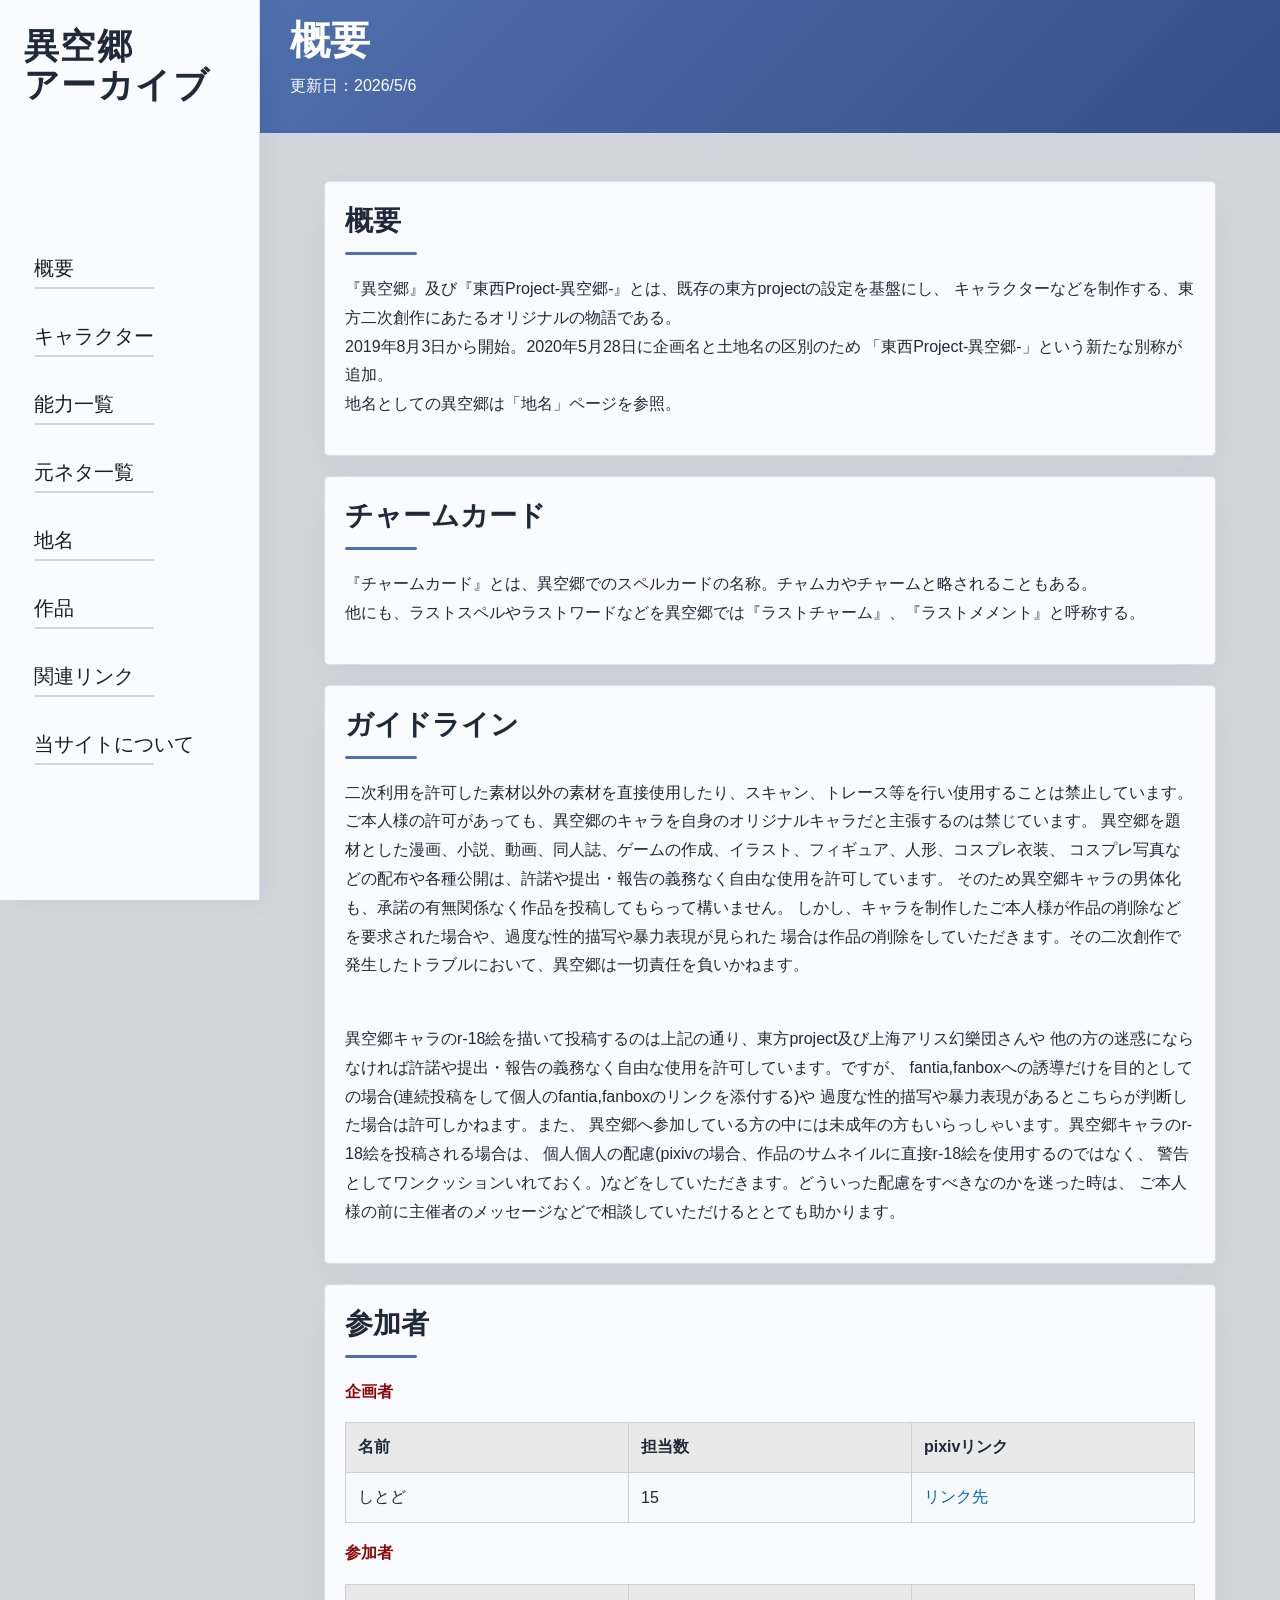
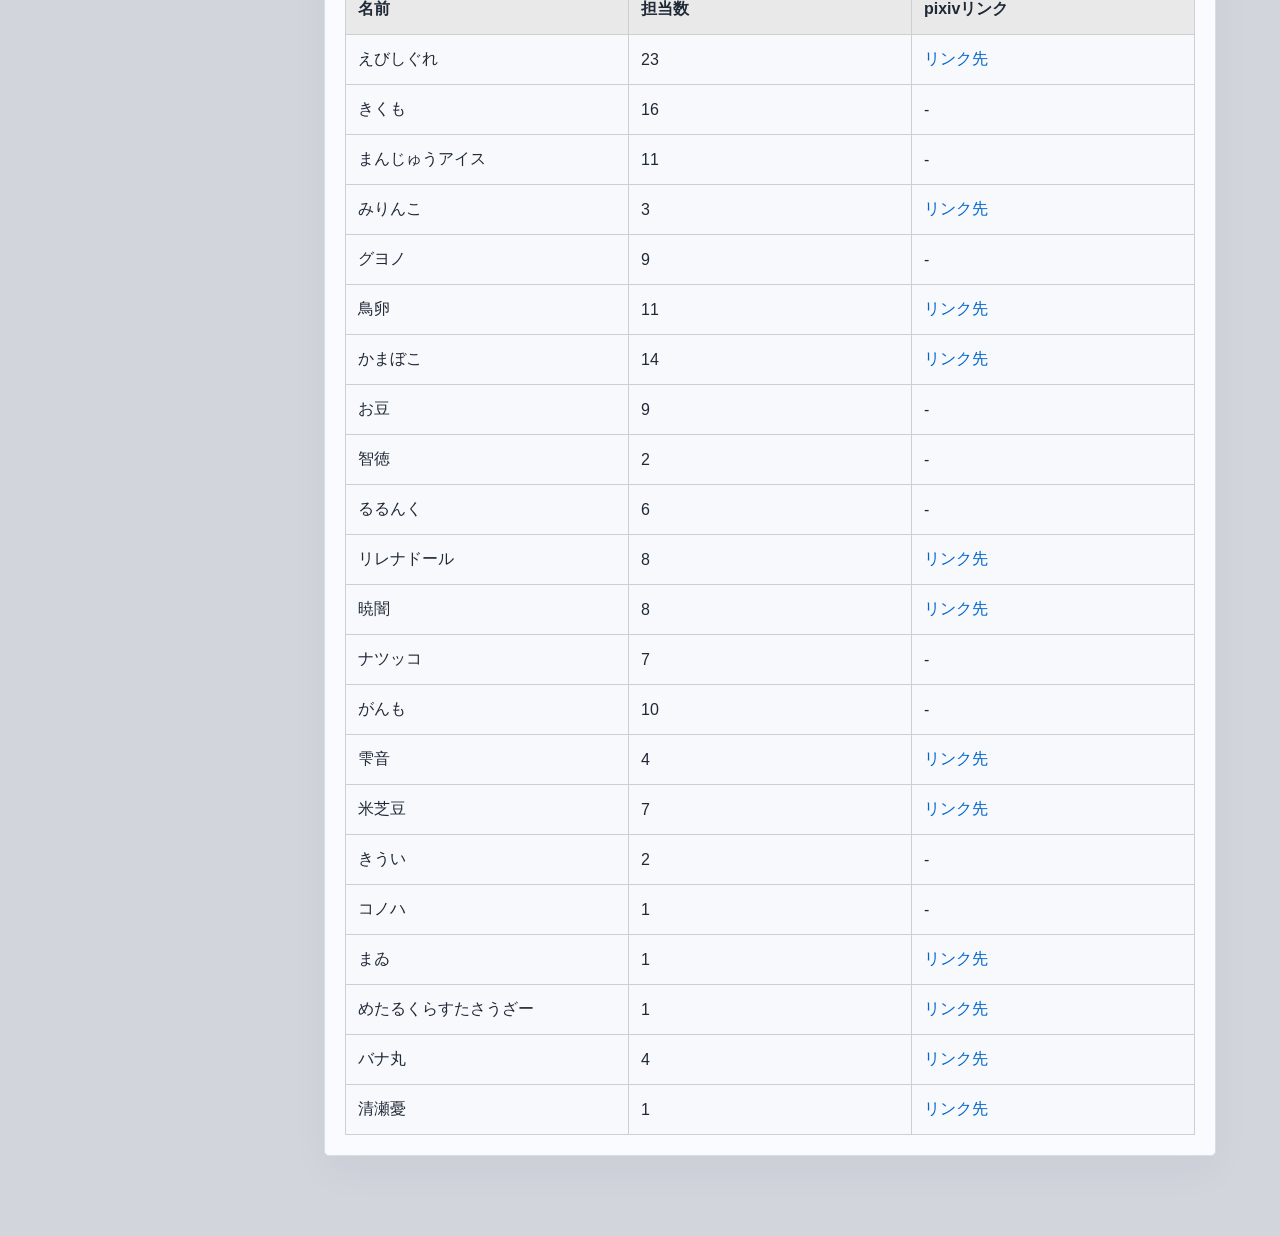
<file: index.html>
<!DOCTYPE html>
<html lang="ja">
<head>
  <meta charset="UTF-8" />
  <meta name="viewport" content="width=device-width, initial-scale=1.0" />
  <link rel="stylesheet" href="css/base.css">
  <script src="js/main.js" defer></script>
  <title>異空郷</title>
</head>

<body>
  <div class="mobile-header">
    <div class="mobile-title">異空郷</div>
    <button class="menu-button" id="menuButton" aria-label="メニューを開く">
      <span></span>
      <span></span>
      <span></span>
    </button>
  </div>

  <div class="overlay" id="overlay"></div>

  <div class="site">
    <aside class="sidebar" id="sidebar">
      <div class="site-title">異空郷<br>アーカイブ</div>

      <nav class="nav">
        <a href="index.html">概要</a>
        <a href="character.html">キャラクター</a>
        <a href="abilities.html">能力一覧</a>
        <a href="originalsourse.html">元ネタ一覧</a>
        <a href="places.html">地名</a>
        <a href="works.html">作品</a>
        <a href="links.html">関連リンク</a>
        <a href="about.html">当サイトについて</a>
      </nav>
    </aside>

    <main class="main">
      <header class="hero">
        <h1>概要</h1>
        <p>更新日：2026/5/6</p>
      </header>

      <div class="content">
        <section class="section">
          <h2>概要</h2>
          <p>
            『異空郷』及び『東西Project-異空郷-』とは、既存の東方projectの設定を基盤にし、
            キャラクターなどを制作する、東方二次創作にあたるオリジナルの物語である。<br>
            2019年8月3日から開始。2020年5月28日に企画名と土地名の区別のため
            「東西Project-異空郷-」という新たな別称が追加。<br>
            地名としての異空郷は「地名」ページを参照。
          </p>
        </section>

        <section class="section">
          <h2>チャームカード</h2>
          <p>
            『チャームカード』とは、異空郷でのスペルカードの名称。チャムカやチャームと略されることもある。<br>
            他にも、ラストスペルやラストワードなどを異空郷では『ラストチャーム』、『ラストメメント』と呼称する。
          </p>
        </section>

        <section class="section">
          <h2>ガイドライン</h2>

          <p>
            二次利用を許可した素材以外の素材を直接使用したり、スキャン、トレース等を行い使用することは禁止しています。
            ご本人様の許可があっても、異空郷のキャラを自身のオリジナルキャラだと主張するのは禁じています。
            異空郷を題材とした漫画、小説、動画、同人誌、ゲームの作成、イラスト、フィギュア、人形、コスプレ衣装、
            コスプレ写真などの配布や各種公開は、許諾や提出・報告の義務なく自由な使用を許可しています。
            そのため異空郷キャラの男体化も、承諾の有無関係なく作品を投稿してもらって構いません。
            しかし、キャラを制作したご本人様が作品の削除などを要求された場合や、過度な性的描写や暴力表現が見られた
            場合は作品の削除をしていただきます。その二次創作で発生したトラブルにおいて、異空郷は一切責任を負いかねます。
            <br><br>
          </p>
          
          <p>
            異空郷キャラのr-18絵を描いて投稿するのは上記の通り、東方project及び上海アリス幻樂団さんや
            他の方の迷惑にならなければ許諾や提出・報告の義務なく自由な使用を許可しています。ですが、
            fantia,fanboxへの誘導だけを目的としての場合(連続投稿をして個人のfantia,fanboxのリンクを添付する)や
            過度な性的描写や暴力表現があるとこちらが判断した場合は許可しかねます。また、
            異空郷へ参加している方の中には未成年の方もいらっしゃいます。異空郷キャラのr-18絵を投稿される場合は、
            個人個人の配慮(pixivの場合、作品のサムネイルに直接r-18絵を使用するのではなく、
            警告としてワンクッションいれておく。)などをしていただきます。どういった配慮をすべきなのかを迷った時は、
            ご本人様の前に主催者のメッセージなどで相談していただけるととても助かります。
          </p>
        </section>

        <section class="section">
          <h2>参加者</h2>

          <p style="color: #8b0707; font-weight: bold;">企画者</p>
          <table class="position-table">
              <thead>
                  <tr>
                  <th>名前</th>
                  <th>担当数</th>
                  <th>pixivリンク</th>
                  </tr>
              </thead>

              <tbody>
                  <tr><td>しとど</td>
                  <td>15</td><td>
                      <a href="https://www.pixiv.net/users/30166907">
                      リンク先
                      </a>
                  </td>
                  </tr>
              </tbody>
          </table>

          <p style="color: #8b0707; font-weight: bold;">参加者</p>
          <table class="position-table">
              <thead>
                  <tr>
                  <th>名前</th>
                  <th>担当数</th>
                  <th>pixivリンク</th>
                  </tr>
              </thead>

              <tbody>
                  <tr><td>えびしぐれ</td>
                  <td>23</td><td>
                      <a href="https://www.pixiv.net/users/35923308">
                      リンク先
                      </a>
                  </td>
                  </tr>

                  <tr><td>きくも</td>
                  <td>16</td><td>-</td>
                  </tr>

                  <tr><td>まんじゅうアイス</td>
                  <td>11</td><td>-</td>
                  </tr>

                  <tr><td>みりんこ</td>
                  <td>3</td><td>
                      <a href="https://www.pixiv.net/users/41282576">
                      リンク先
                      </a>
                  </td>
                  </tr>

                  <tr><td>グヨノ</td>
                  <td>9</td><td>-</td>
                  </tr>

                  <tr><td>鳥卵</td>
                  <td>11</td><td>
                      <a href="https://www.pixiv.net/users/17768421">
                      リンク先
                      </a>
                  </td>
                  </tr>

                  <tr><td>かまぼこ</td>
                  <td>14</td><td>
                      <a href="https://www.pixiv.net/users/43567141">
                      リンク先
                      </a>
                  </td>
                  </tr>

                  <tr><td>お豆</td>
                  <td>9</td><td>-</td>
                  </tr>

                  <tr><td>智徳</td>
                  <td>2</td><td>-</td>
                  </tr>

                  <tr><td>るるんく</td>
                  <td>6</td><td>-</td>
                  </tr>

                  <tr><td>リレナドール</td>
                  <td>8</td><td>
                      <a href="https://www.pixiv.net/users/42101809">
                      リンク先
                      </a>
                  </td>
                  </tr>

                  <tr><td>暁闇</td>
                  <td>8</td><td>
                      <a href="https://www.pixiv.net/users/43735306">
                      リンク先
                      </a>
                  </td>
                  </tr>

                  <tr><td>ナツッコ</td>
                  <td>7</td><td>-</td>
                  </tr>

                  <tr><td>がんも</td>
                  <td>10</td><td>-</td>
                  </tr>

                  <tr><td>雫音</td>
                  <td>4</td><td>
                      <a href="https://www.pixiv.net/users/52656356">
                      リンク先
                      </a>
                  </td>
                  </tr>

                  <tr><td>米芝豆</td>
                  <td>7</td><td>
                      <a href="https://www.pixiv.net/users/96137216">
                      リンク先
                      </a>
                  </td>
                  </tr>

                  <tr><td>きうい</td>
                  <td>2</td><td>-</td>
                  </tr>

                  <tr><td>コノハ</td>
                  <td>1</td><td>-</td>
                  </tr>

                  <tr><td>まゐ</td>
                  <td>1</td><td>
                      <a href="https://www.pixiv.net/users/72392347">
                      リンク先
                      </a>
                  </td>
                  </tr>

                  <tr><td>めたるくらすたさうざー</td>
                  <td>1</td><td>
                      <a href="https://www.pixiv.net/users/59856840">
                      リンク先
                      </a>
                  </td>
                  </tr>

                  <tr><td>バナ丸</td>
                  <td>4</td><td>
                      <a href="https://www.pixiv.net/users/73608906">
                      リンク先
                      </a>
                  </td>
                  </tr>

                  <tr><td>清瀬憂</td>
                  <td>1</td><td>
                      <a href="https://www.pixiv.net/users/61788856">
                      リンク先
                      </a>
                  </td>
                  </tr>
              </tbody>
          </table>
        </section>

      </div>
    </main>
  </div>

</body>
</html>
</file>
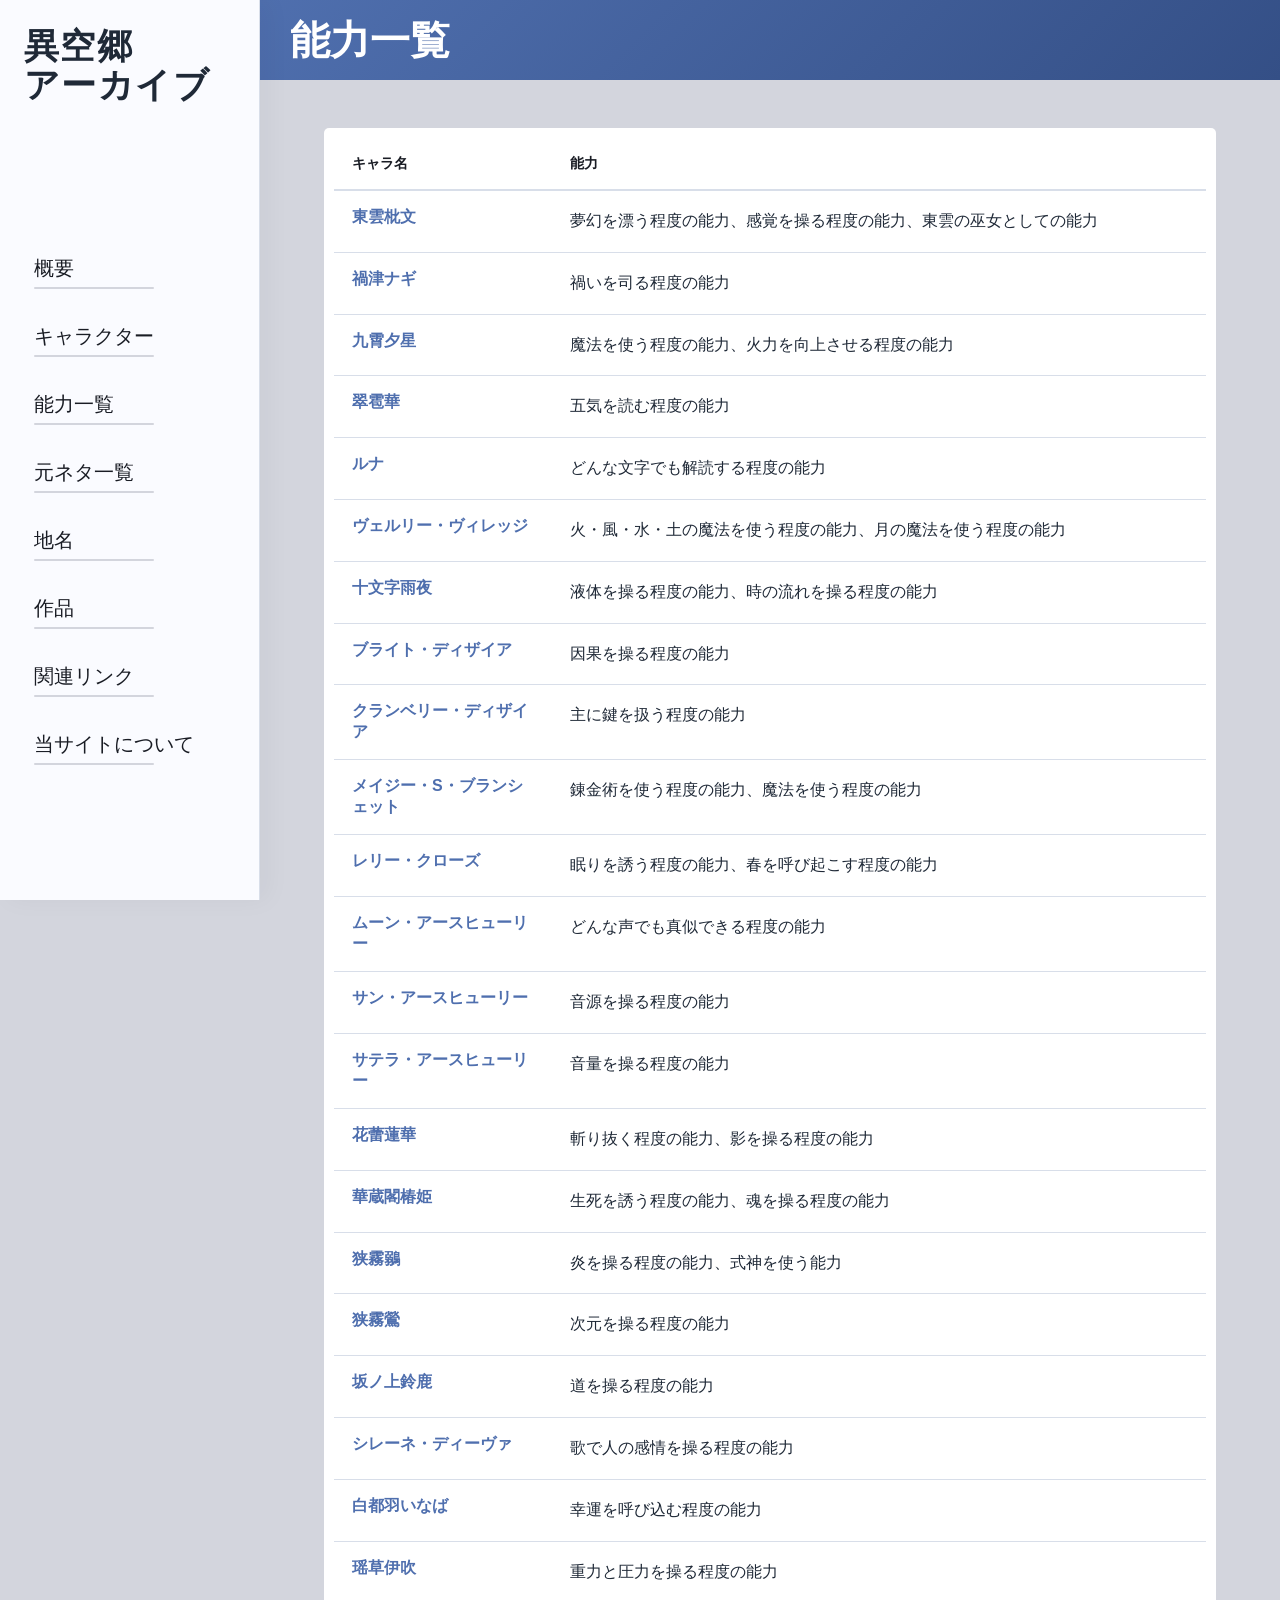
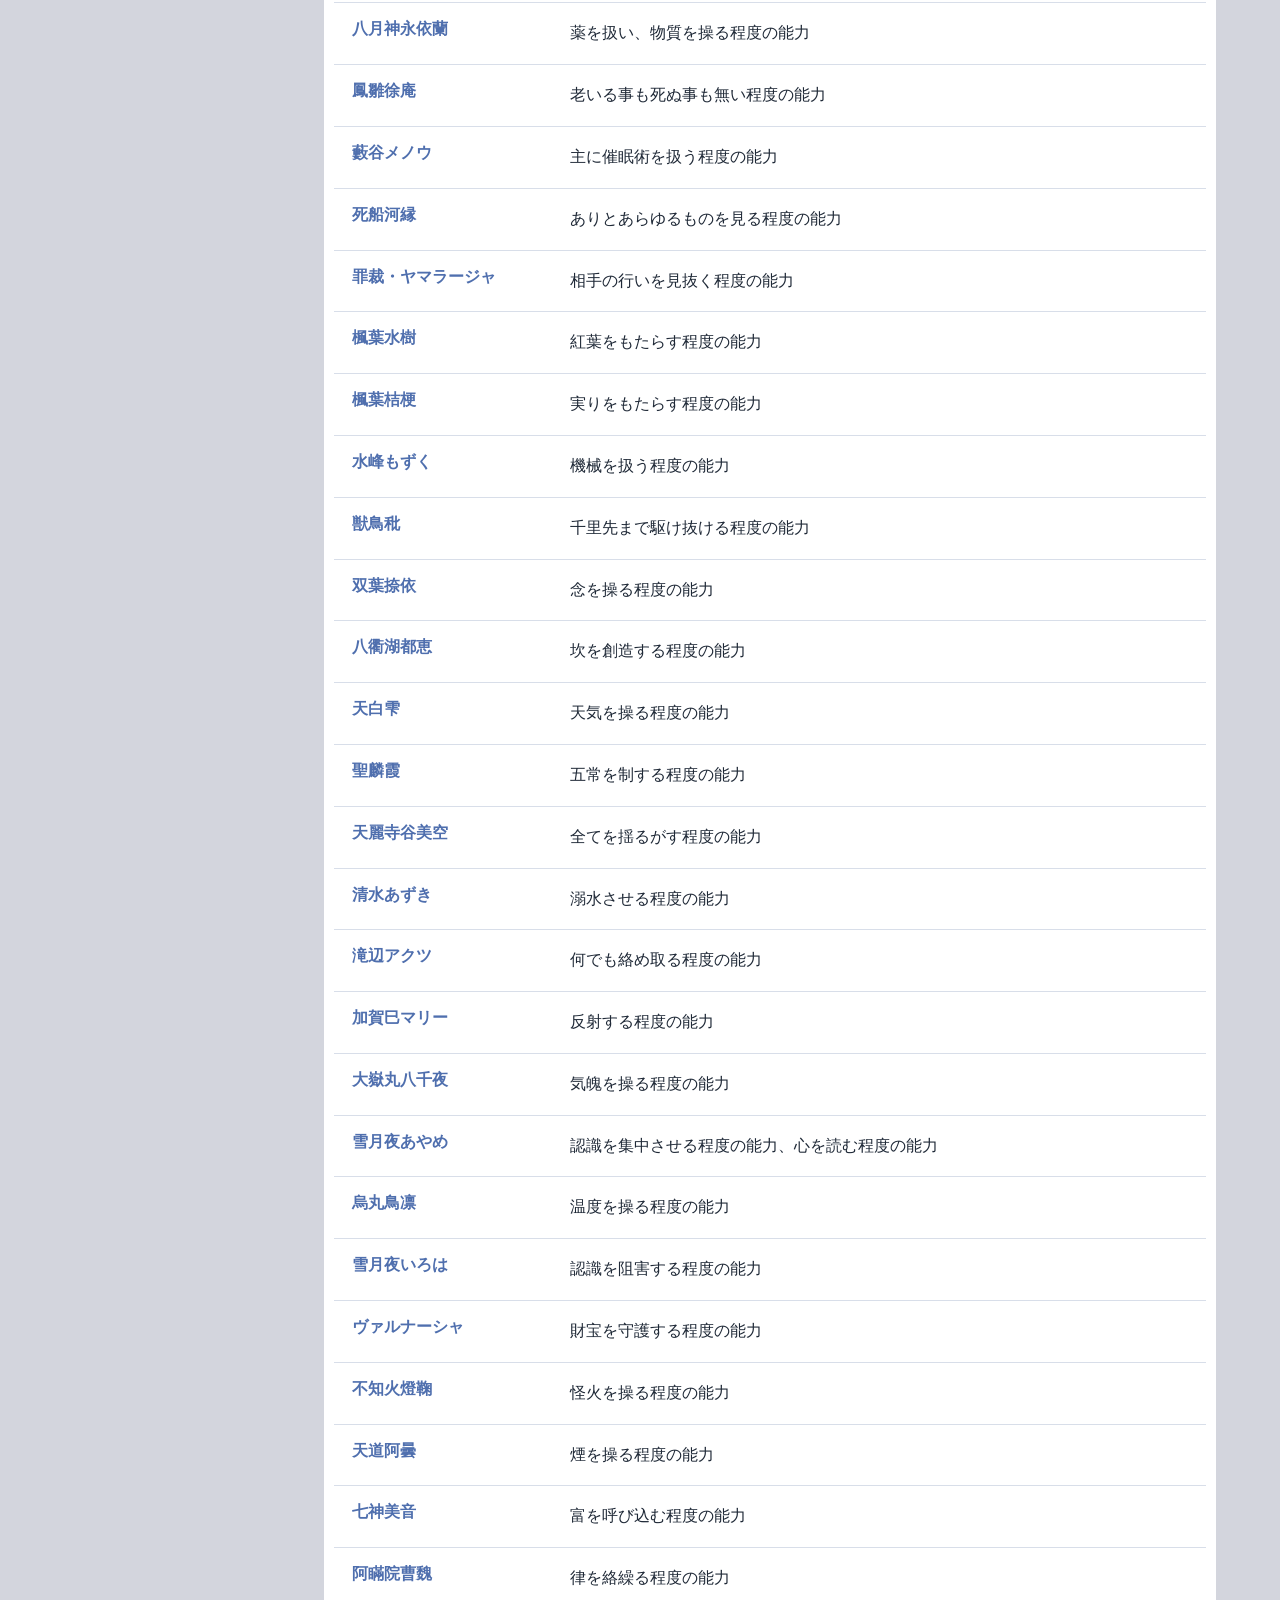
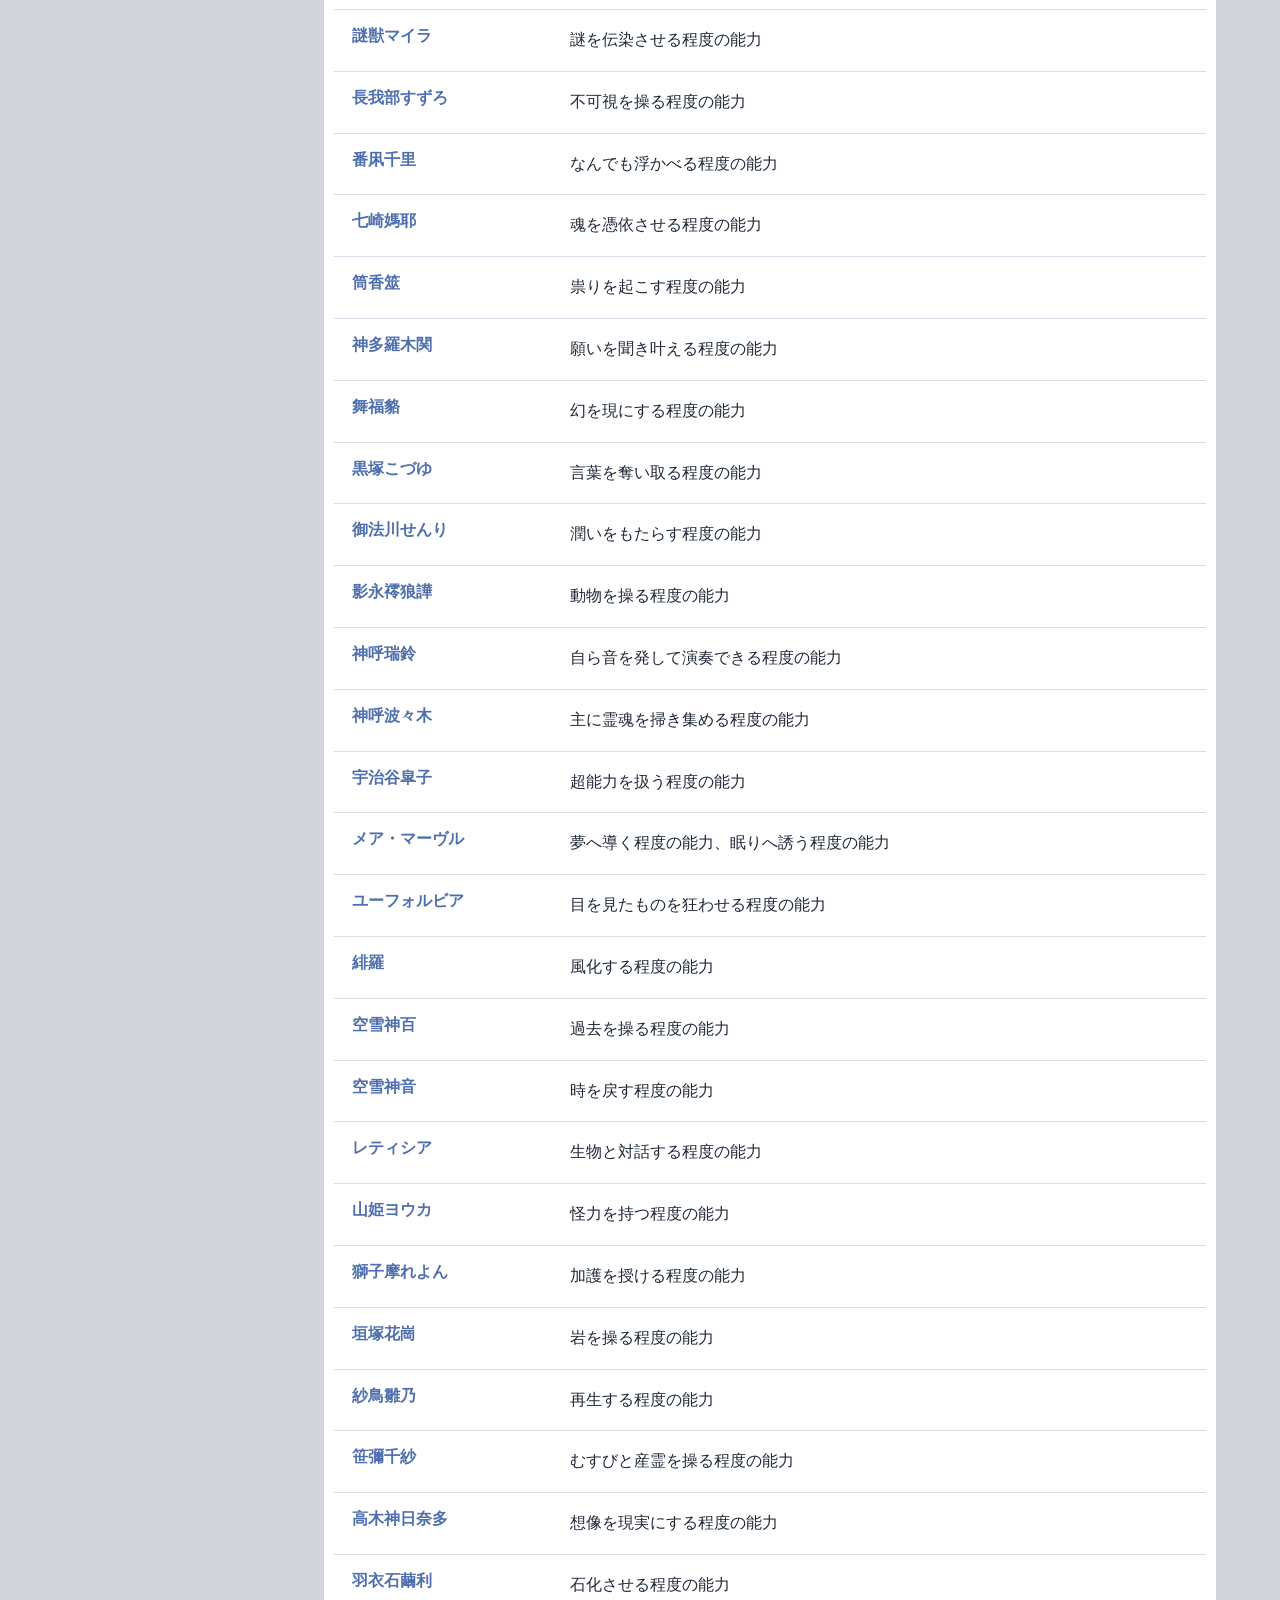
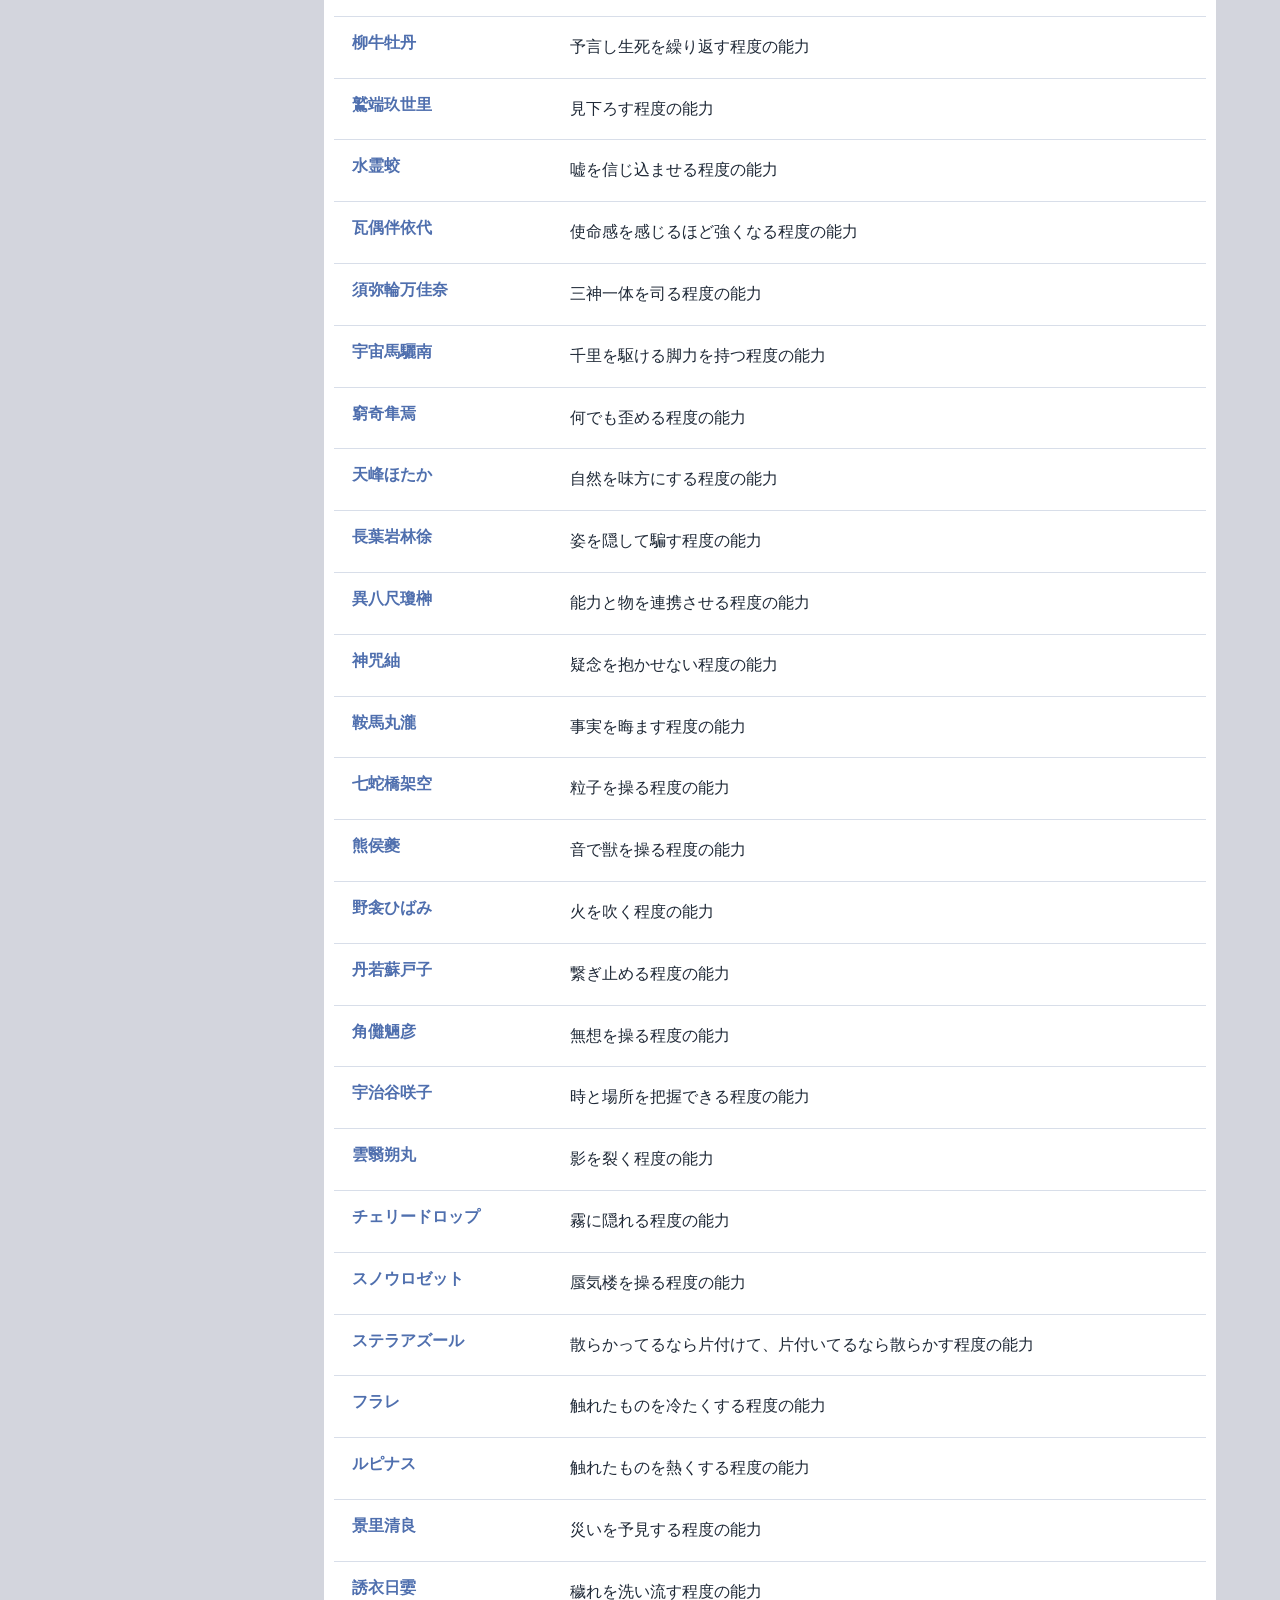
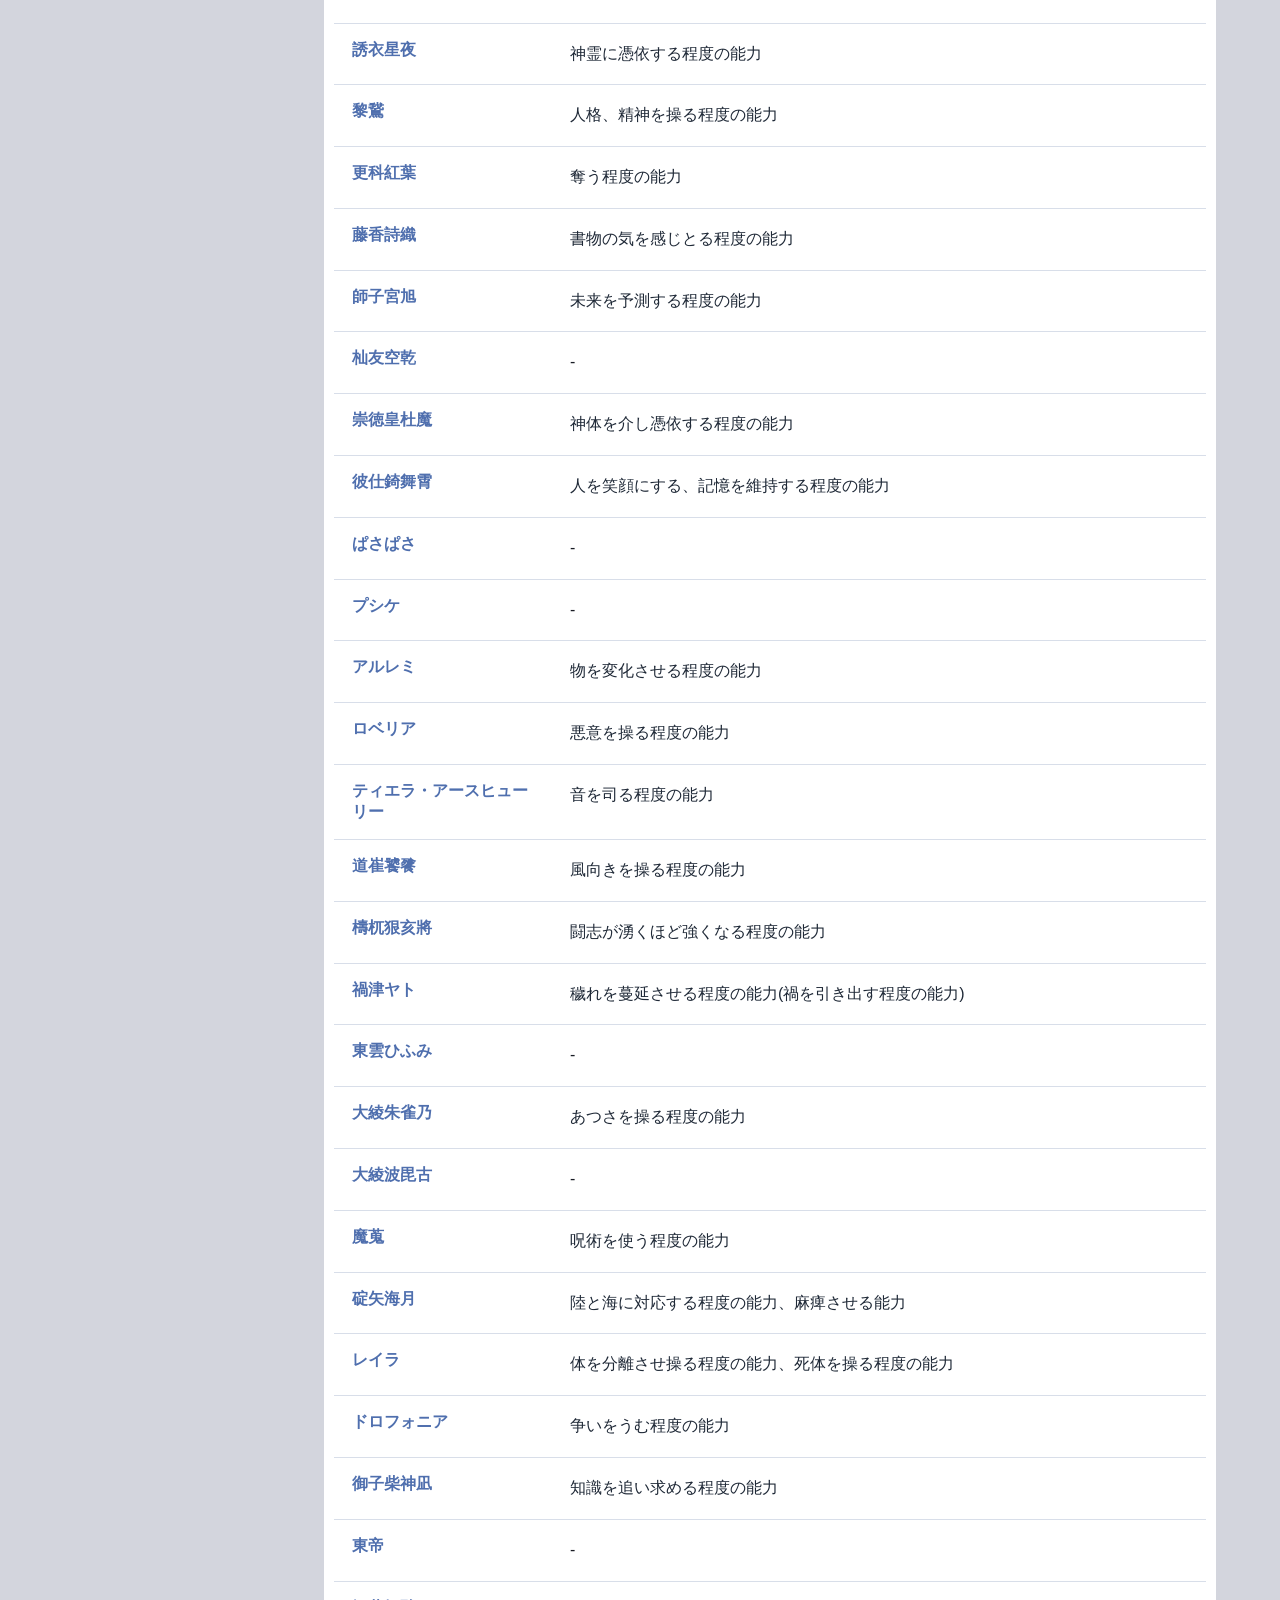
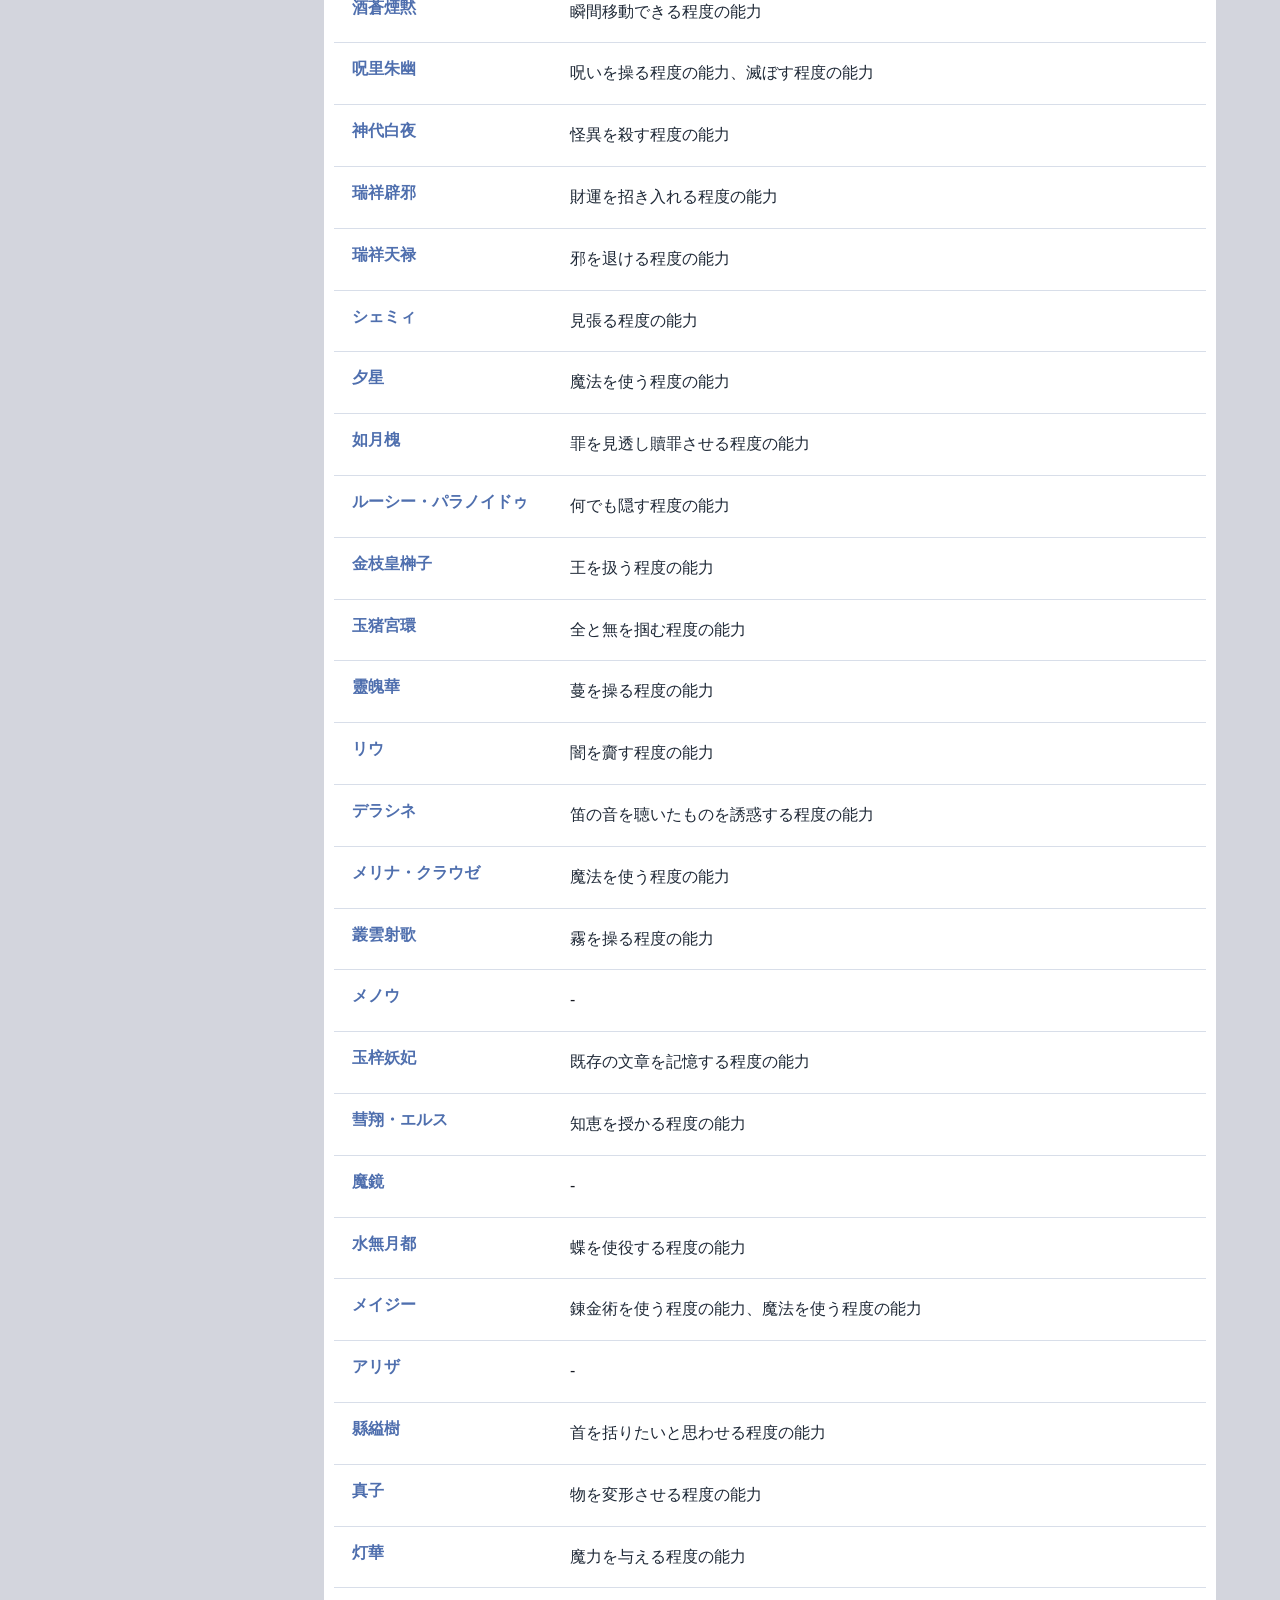
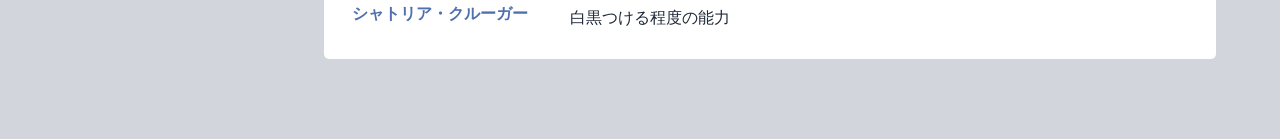
<file: abilities.html>
<!DOCTYPE html>
<html lang="ja">
<head>
  <meta charset="UTF-8" />
  <meta name="viewport" content="width=device-width, initial-scale=1.0" />
  <link rel="stylesheet" href="css/base.css">
  <script src="js/main.js" defer></script>
  <title>異空郷</title>
</head>

<body>
  <div class="mobile-header">
    <div class="mobile-title">異空郷</div>
    <button class="menu-button" id="menuButton" aria-label="メニューを開く">
      <span></span>
      <span></span>
      <span></span>
    </button>
  </div>

  <div class="overlay" id="overlay"></div>

  <div class="site">
    <aside class="sidebar" id="sidebar">
      <div class="site-title">異空郷<br>アーカイブ</div>

      <nav class="nav">
        <a href="index.html">概要</a>
        <a href="character.html">キャラクター</a>
        <a href="abilities.html">能力一覧</a>
        <a href="originalsourse.html">元ネタ一覧</a>
        <a href="places.html">地名</a>
        <a href="works.html">作品</a>
        <a href="links.html">関連リンク</a>
        <a href="about.html">当サイトについて</a>
      </nav>
    </aside>

    <main class="main">
      <header class="hero">
        <h1>能力一覧</h1>
      </header>

      <div class="content">
        <section class="content-card">
          <div class="table-wrap">
            <table class="ability-table">
              <thead>
                <tr>
                  <th>キャラ名</th>
                  <th>能力</th>
                </tr>
              </thead>
              <tbody id="abilityTableBody">
                <tr>
                  <td colspan="2">読み込み中...</td>
                </tr>
              </tbody>
            </table>
          </div>
        </section>
      </div>

    </main>
  </div>

  <script src="./js/abilities.js"></script>

</body>
</html>
</file>
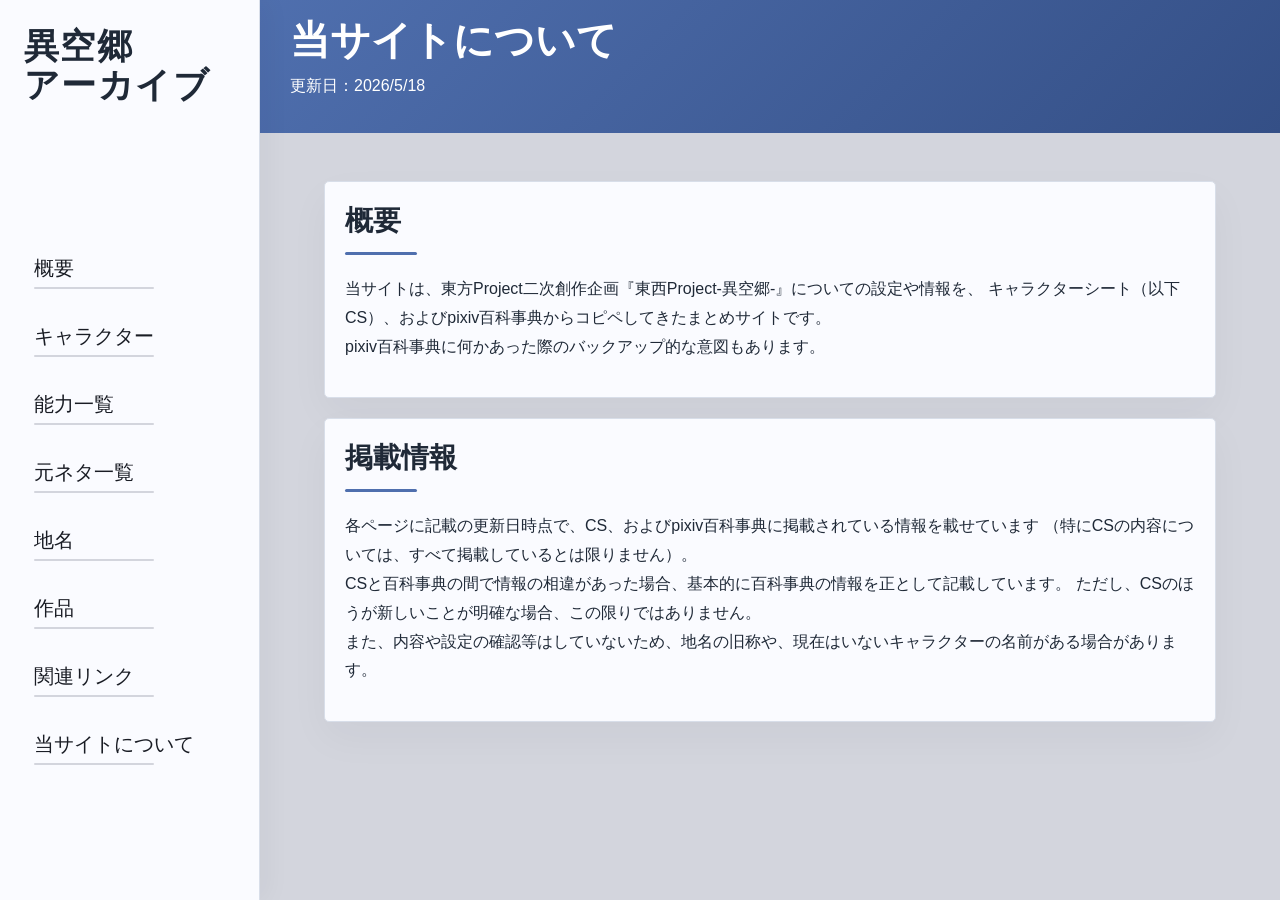
<file: about.html>
<!DOCTYPE html>
<html lang="ja">
<head>
  <meta charset="UTF-8" />
  <meta name="viewport" content="width=device-width, initial-scale=1.0" />
  <link rel="stylesheet" href="css/base.css">
  <script src="js/main.js" defer></script>
  <title>異空郷</title>
</head>

<body>
  <div class="mobile-header">
    <div class="mobile-title">異空郷</div>
    <button class="menu-button" id="menuButton" aria-label="メニューを開く">
      <span></span>
      <span></span>
      <span></span>
    </button>
  </div>

  <div class="overlay" id="overlay"></div>

  <div class="site">
    <aside class="sidebar" id="sidebar">
      <div class="site-title">異空郷<br>アーカイブ</div>

      <nav class="nav">
        <a href="index.html">概要</a>
        <a href="character.html">キャラクター</a>
        <a href="abilities.html">能力一覧</a>
        <a href="originalsourse.html">元ネタ一覧</a>
        <a href="places.html">地名</a>
        <a href="works.html">作品</a>
        <a href="links.html">関連リンク</a>
        <a href="about.html">当サイトについて</a>
      </nav>
    </aside>

    <main class="main">
      <header class="hero">
        <h1>当サイトについて</h1>
        <p>更新日：2026/5/18</p>
      </header>

      <div class="content">
        <section class="section">
          <h2>概要</h2>
          <p>
            当サイトは、東方Project二次創作企画『東西Project-異空郷-』についての設定や情報を、
            キャラクターシート（以下CS）、およびpixiv百科事典からコピペしてきたまとめサイトです。<br>
            pixiv百科事典に何かあった際のバックアップ的な意図もあります。
          </p>
        </section>

        <section class="section">
          <h2>掲載情報</h2>
          <p>
            各ページに記載の更新日時点で、CS、およびpixiv百科事典に掲載されている情報を載せています
            （特にCSの内容については、すべて掲載しているとは限りません）。<br>
            CSと百科事典の間で情報の相違があった場合、基本的に百科事典の情報を正として記載しています。
            ただし、CSのほうが新しいことが明確な場合、この限りではありません。<br>
            また、内容や設定の確認等はしていないため、地名の旧称や、現在はいないキャラクターの名前がある場合があります。
          </p>
        </section>


      </div>
    </main>
  </div>

</body>
</html>
</file>
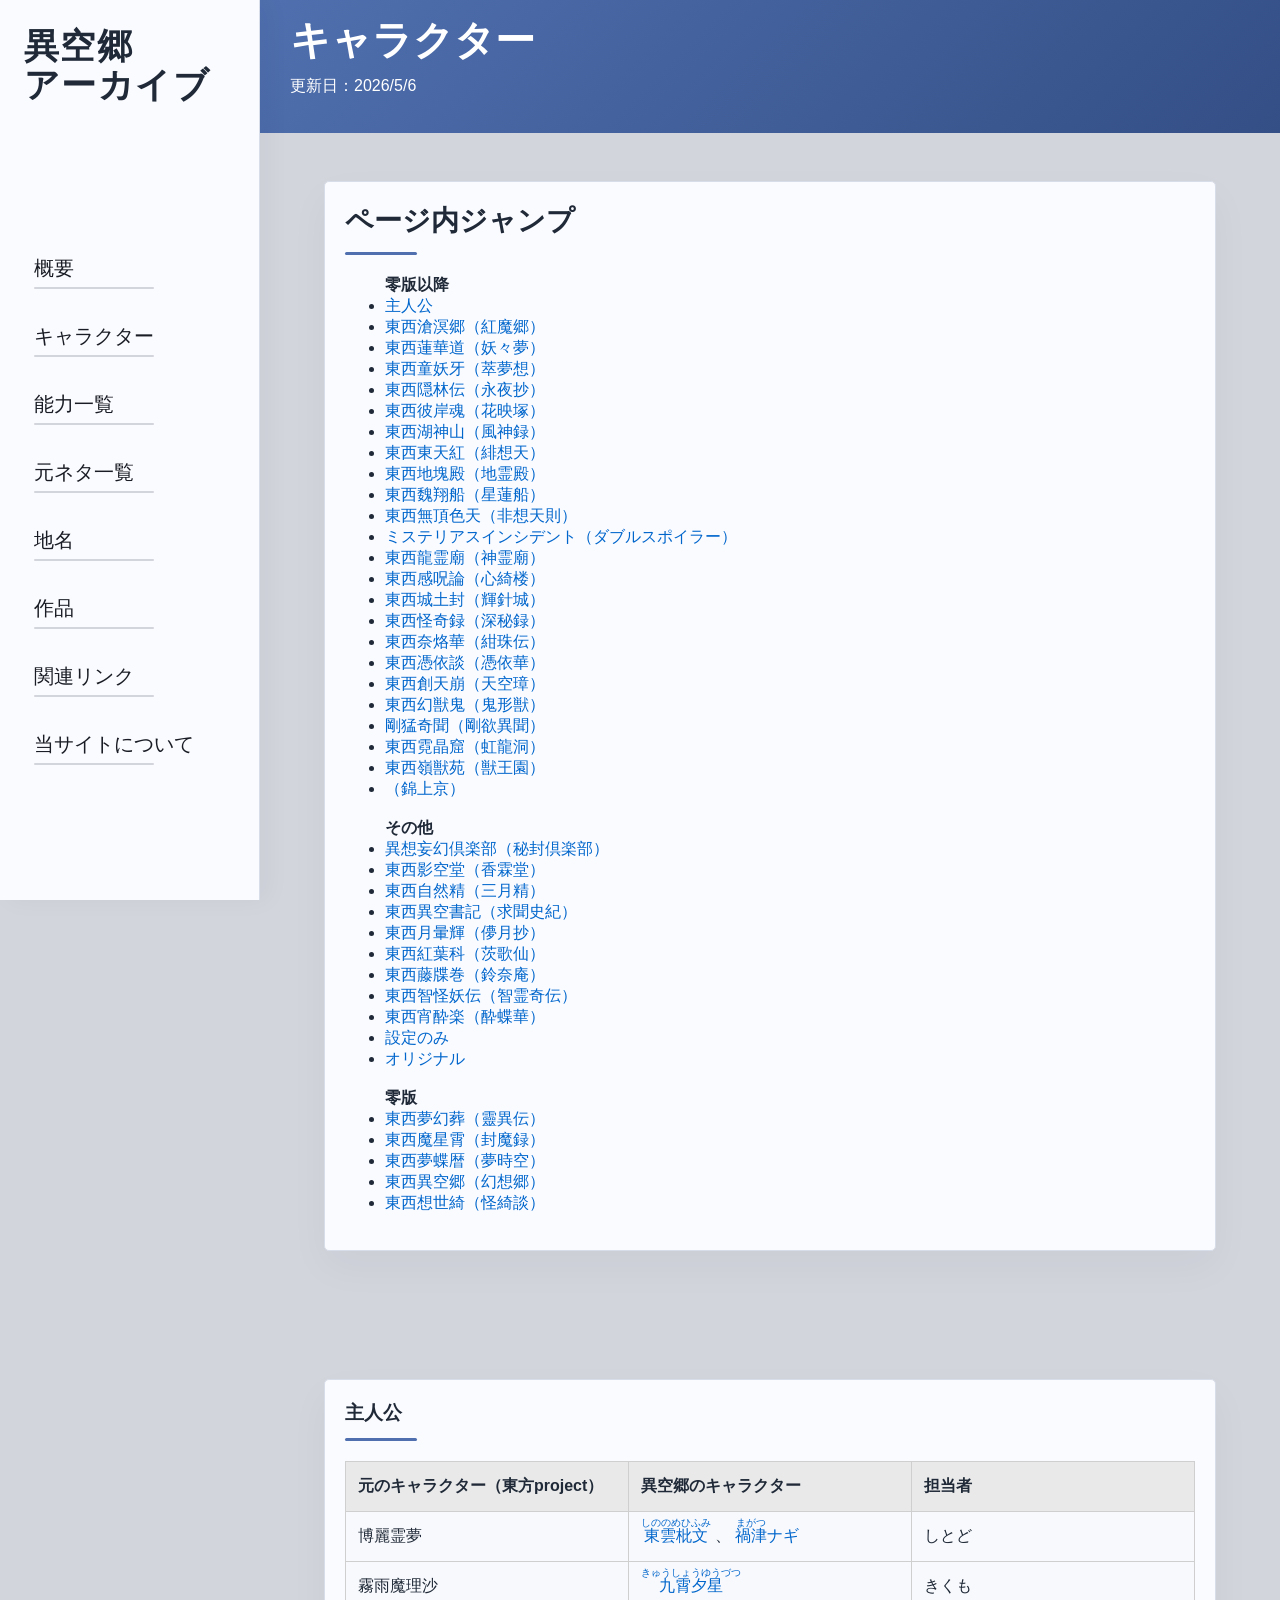
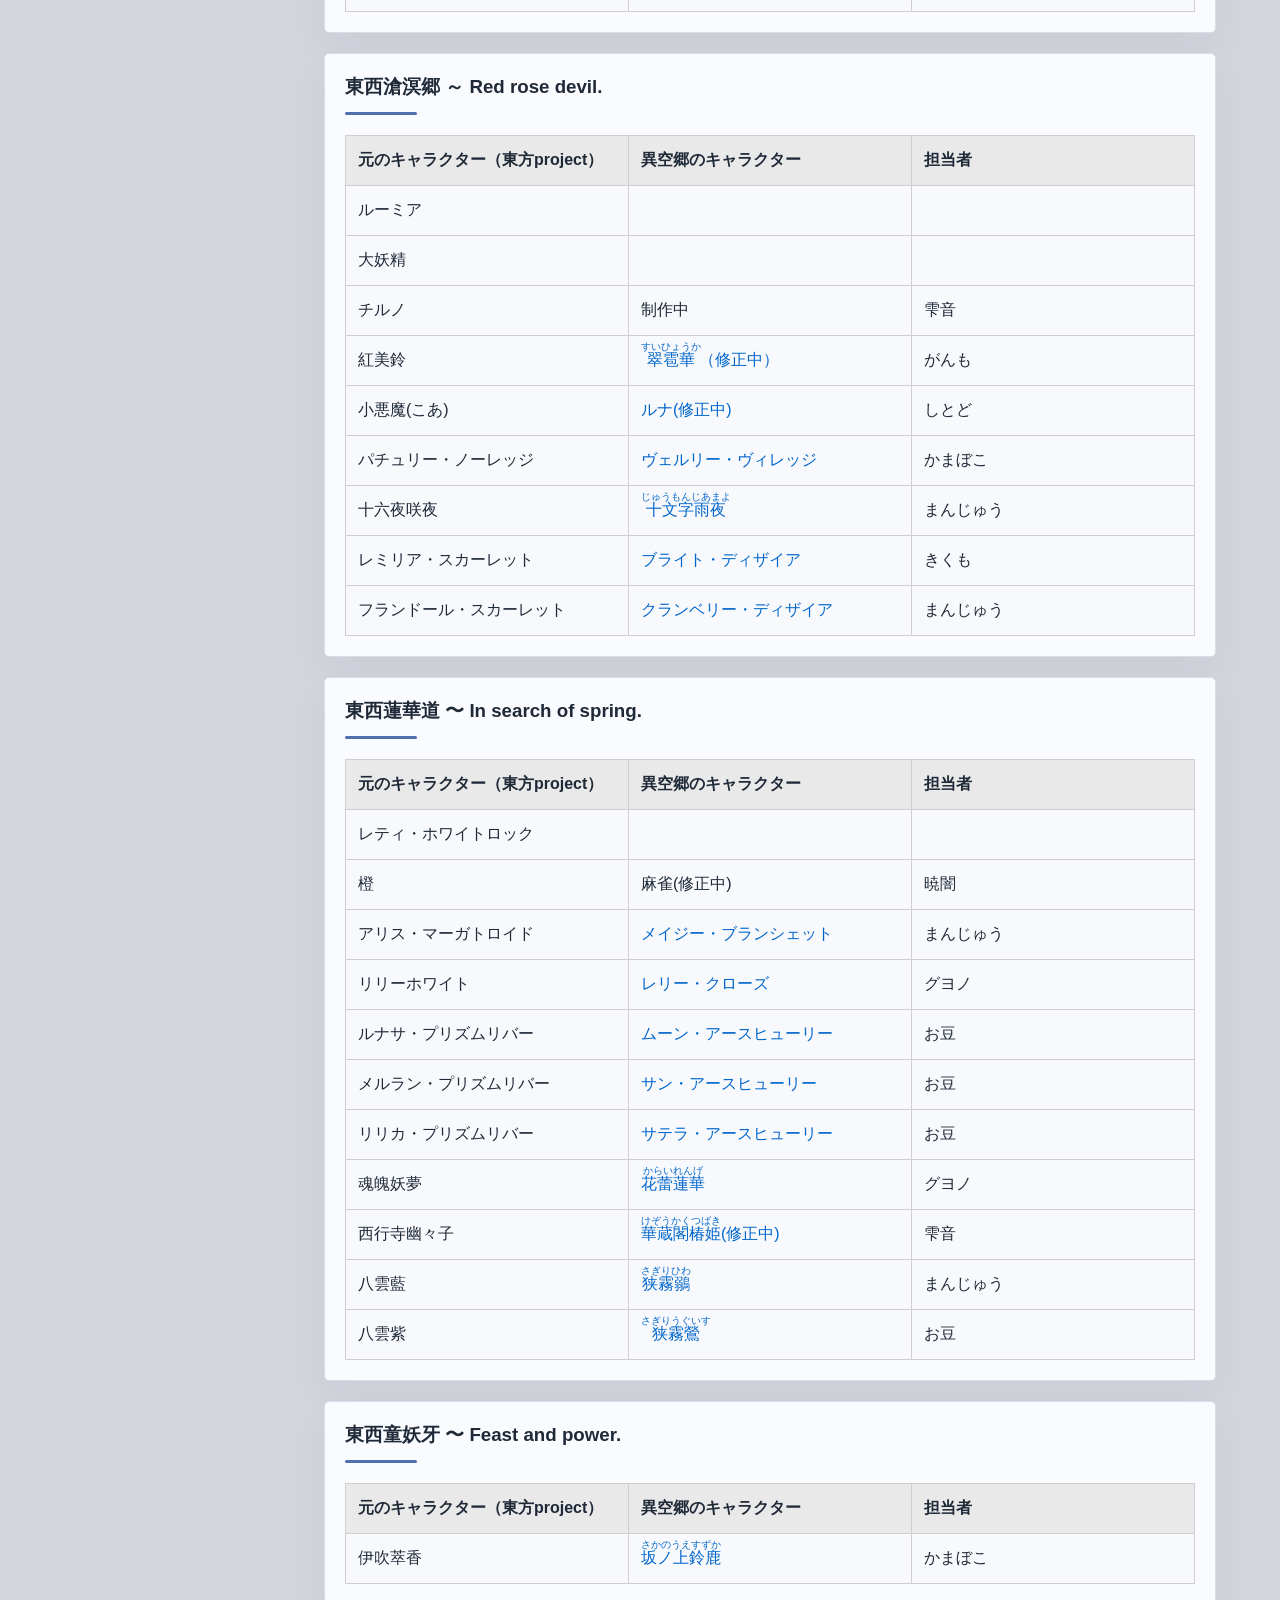
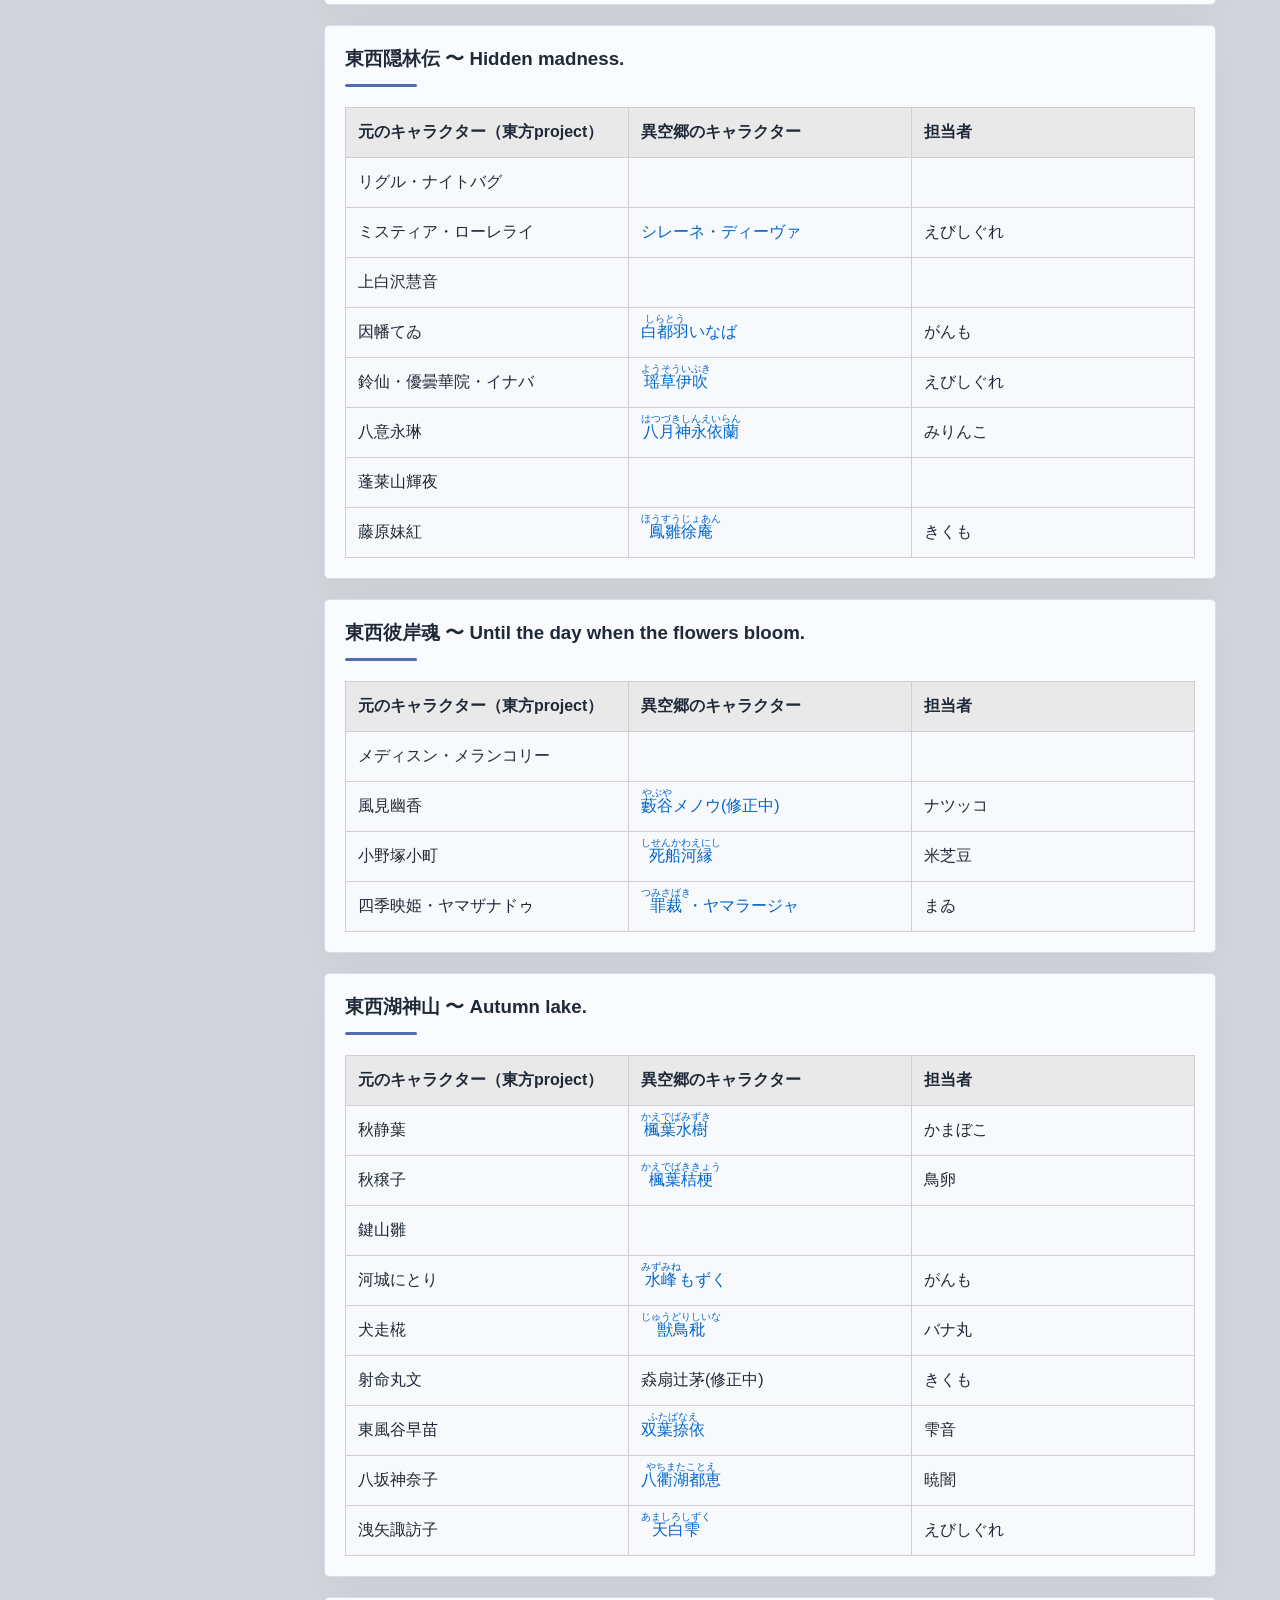
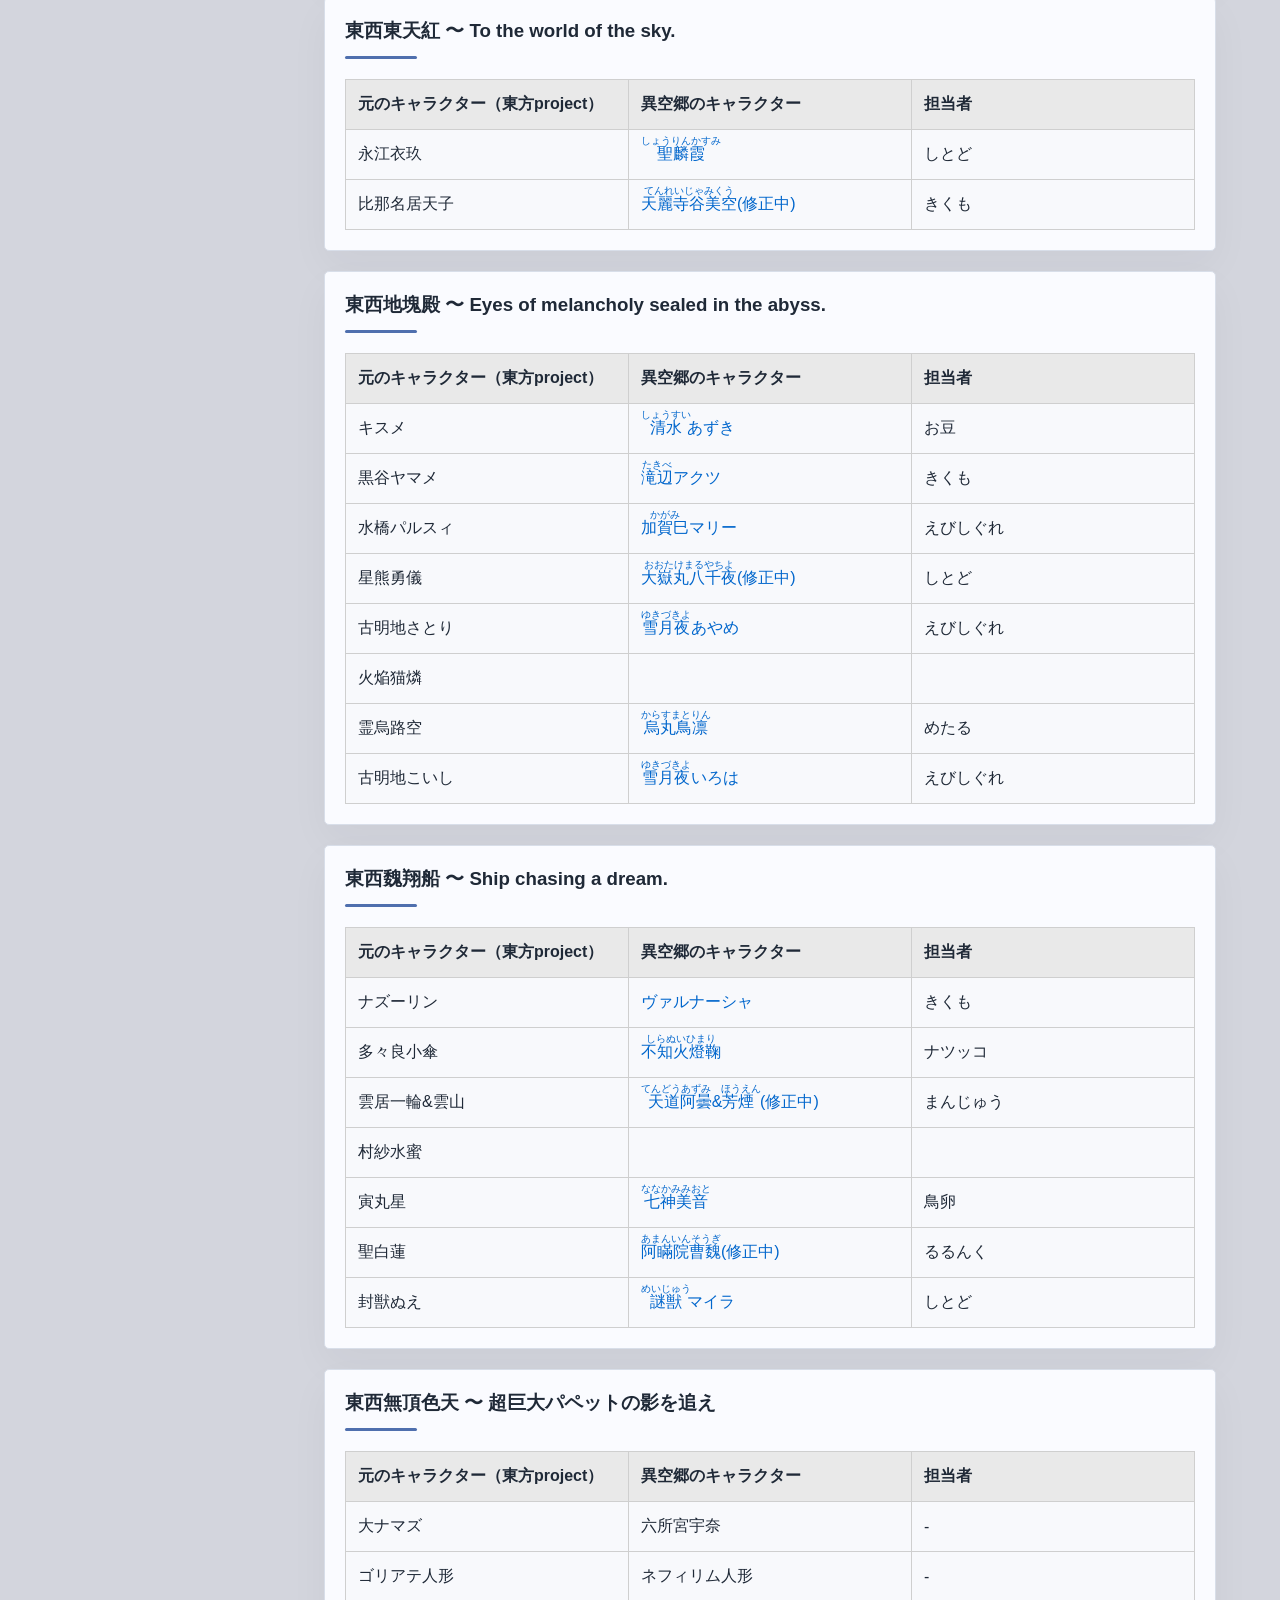
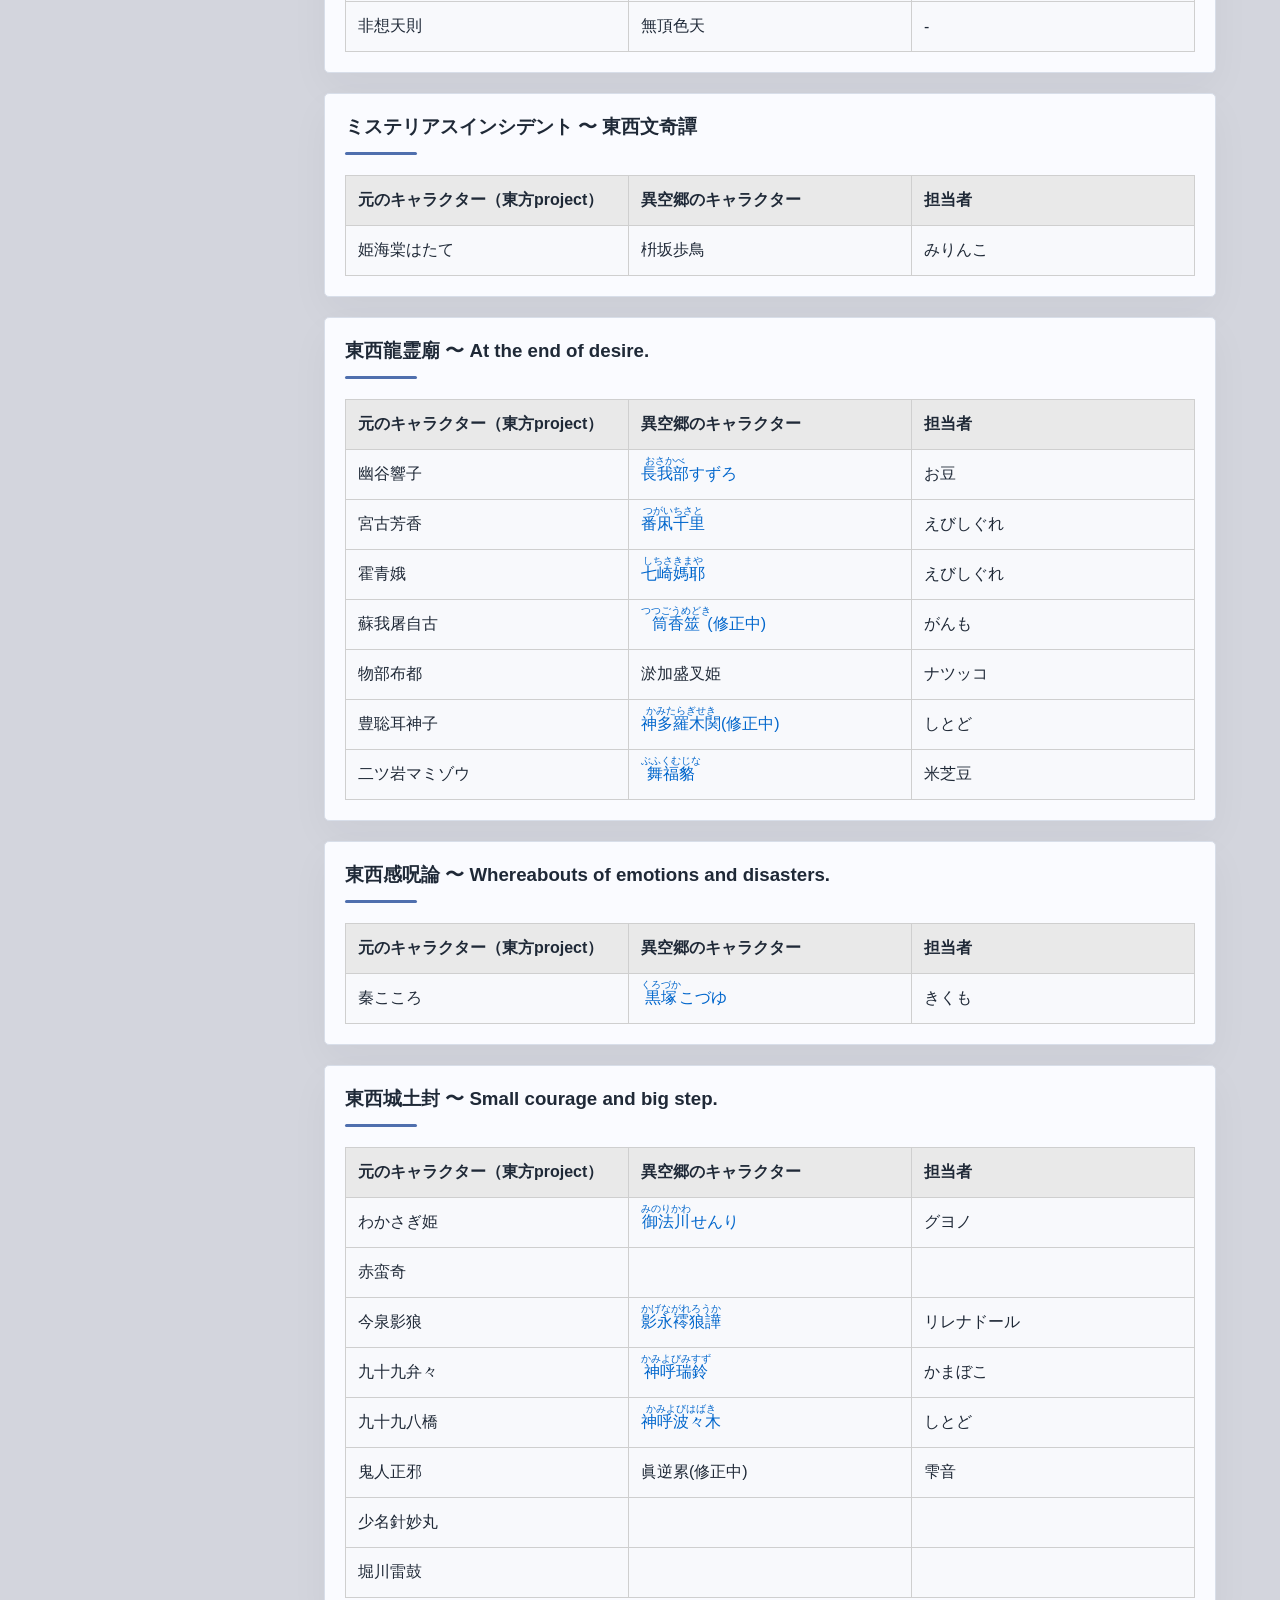
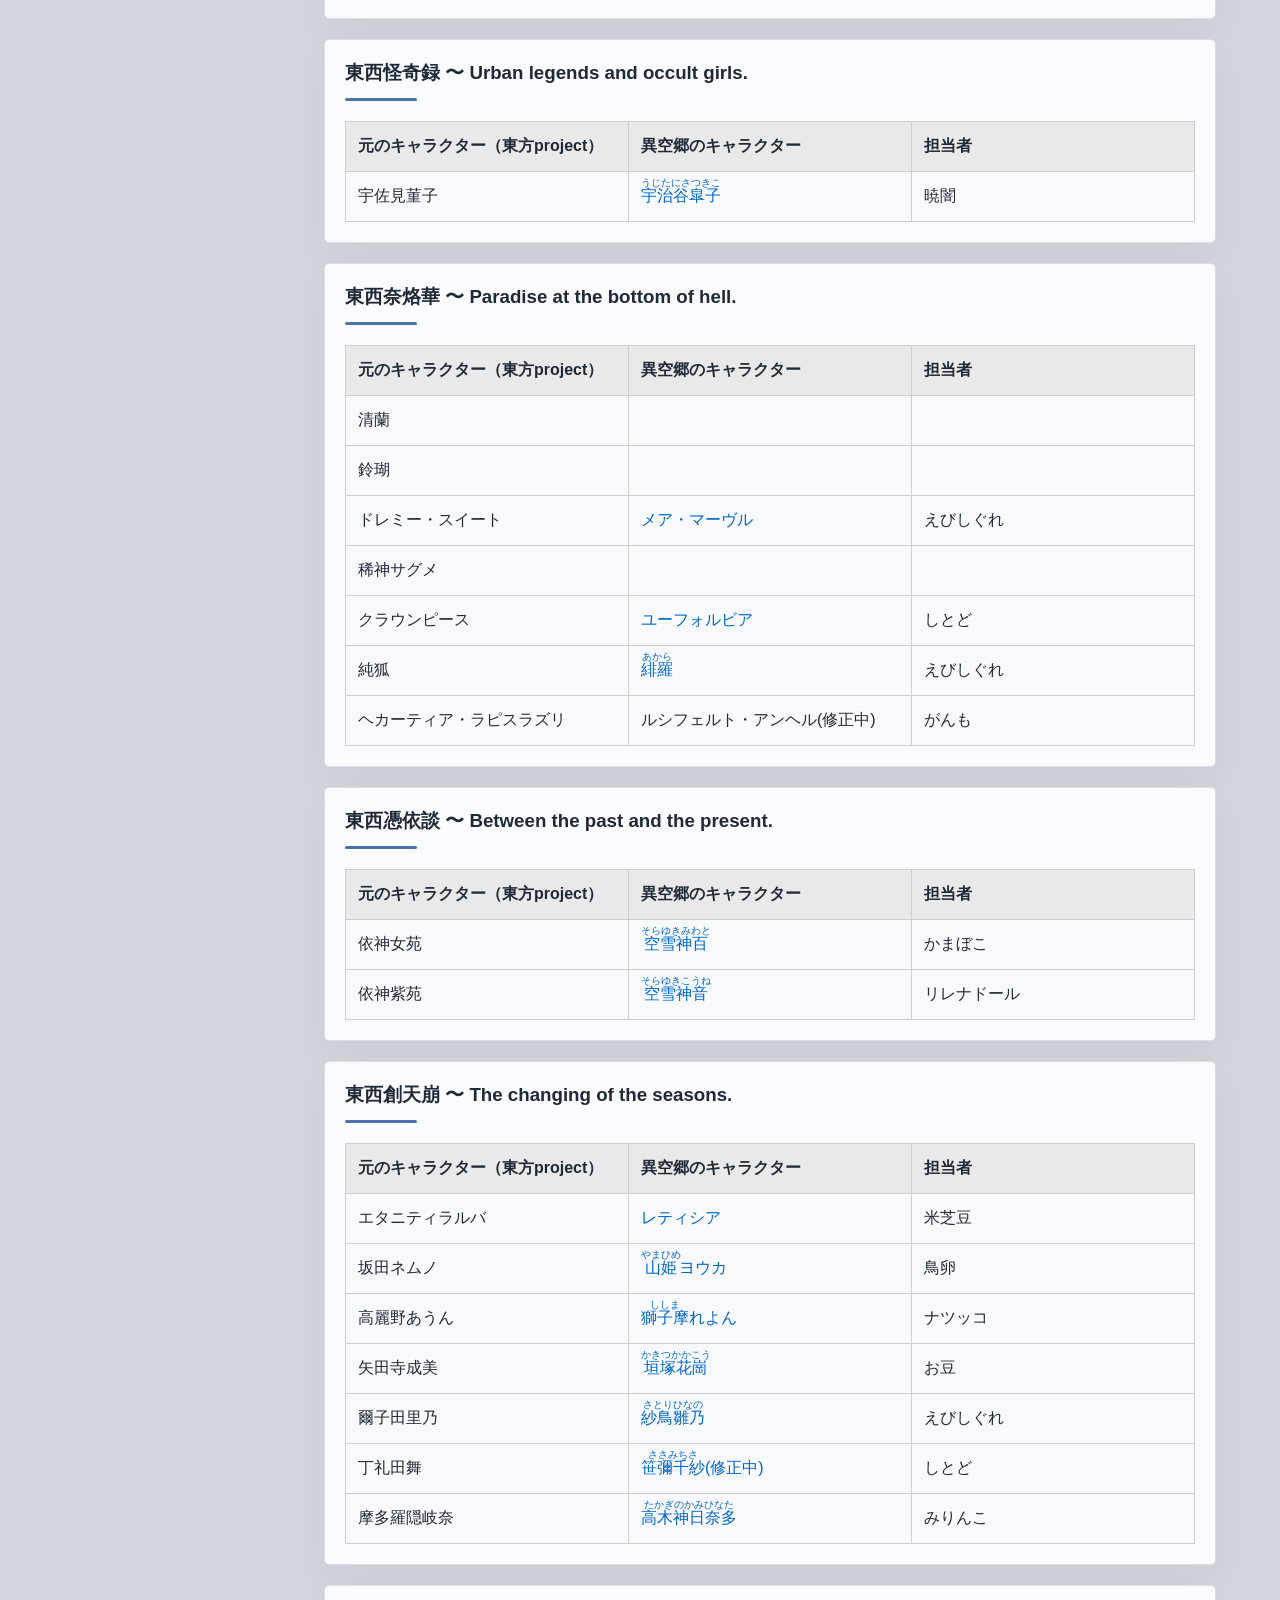
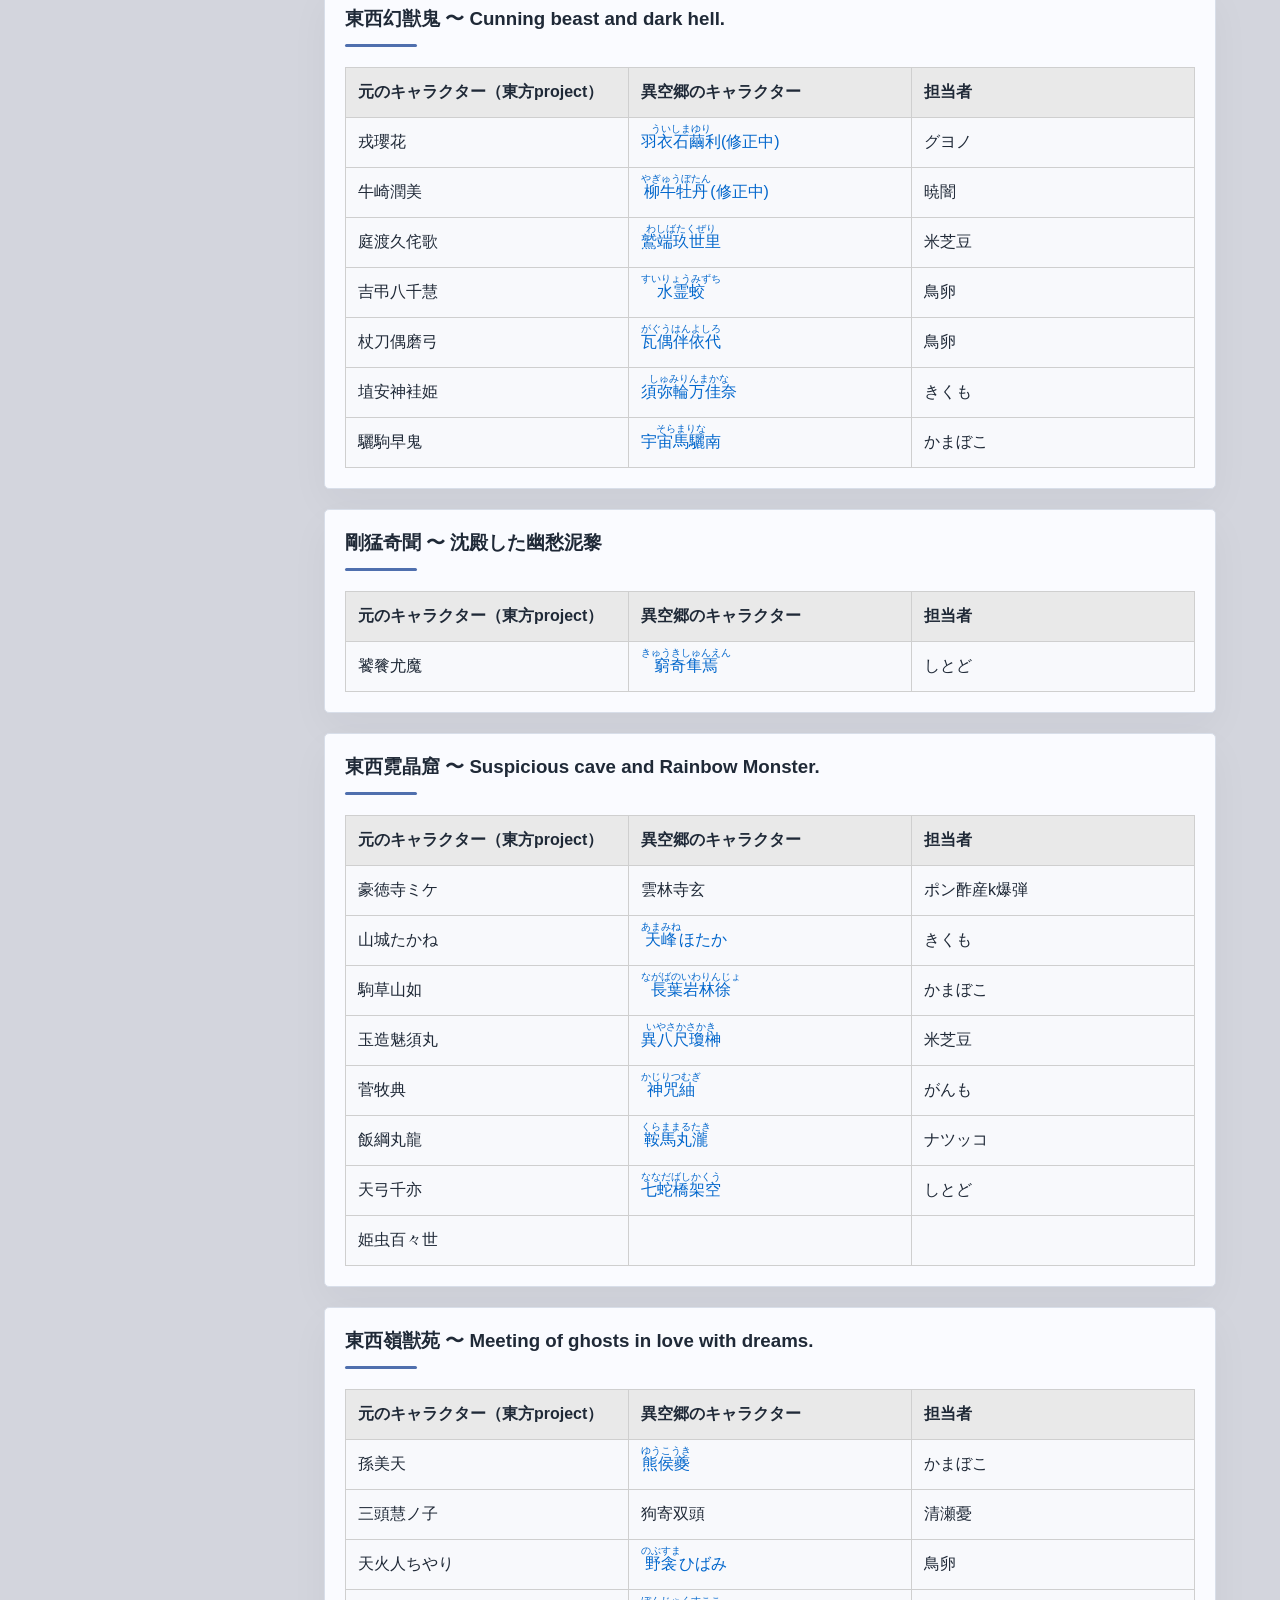
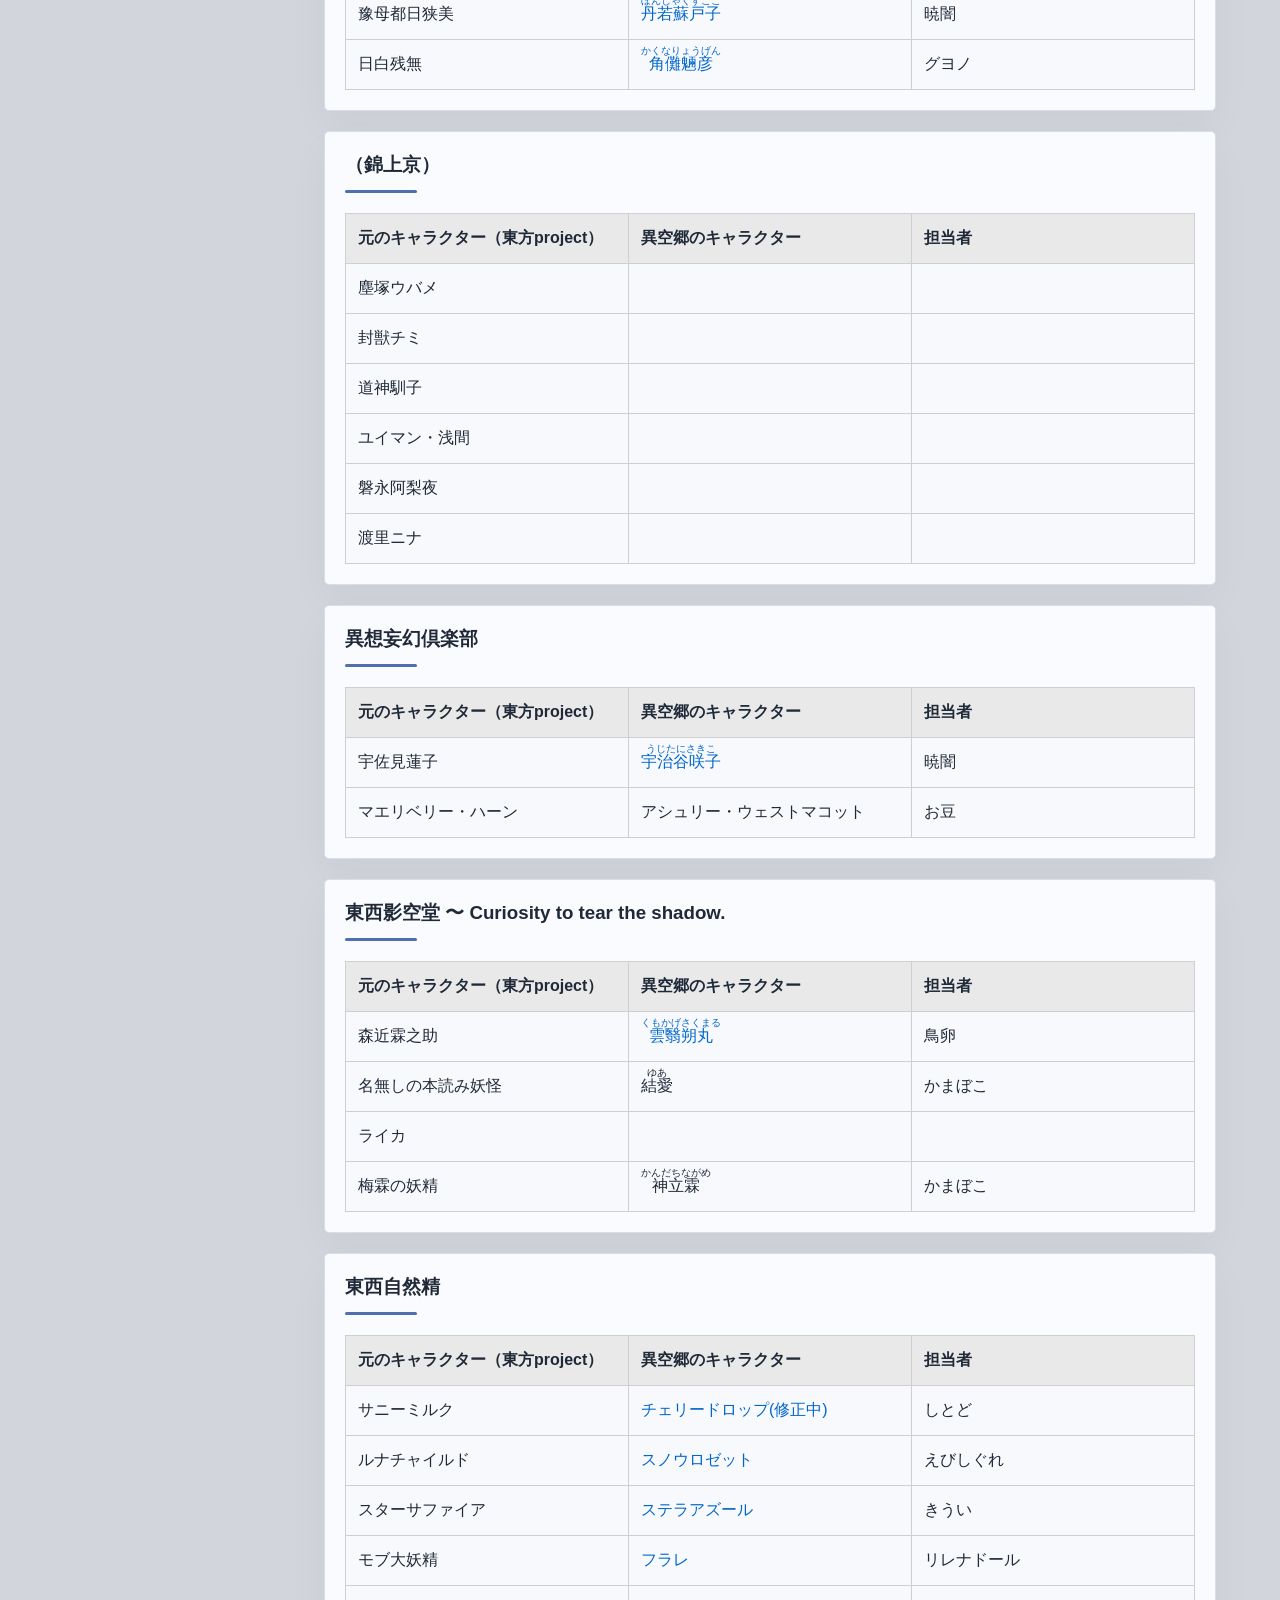
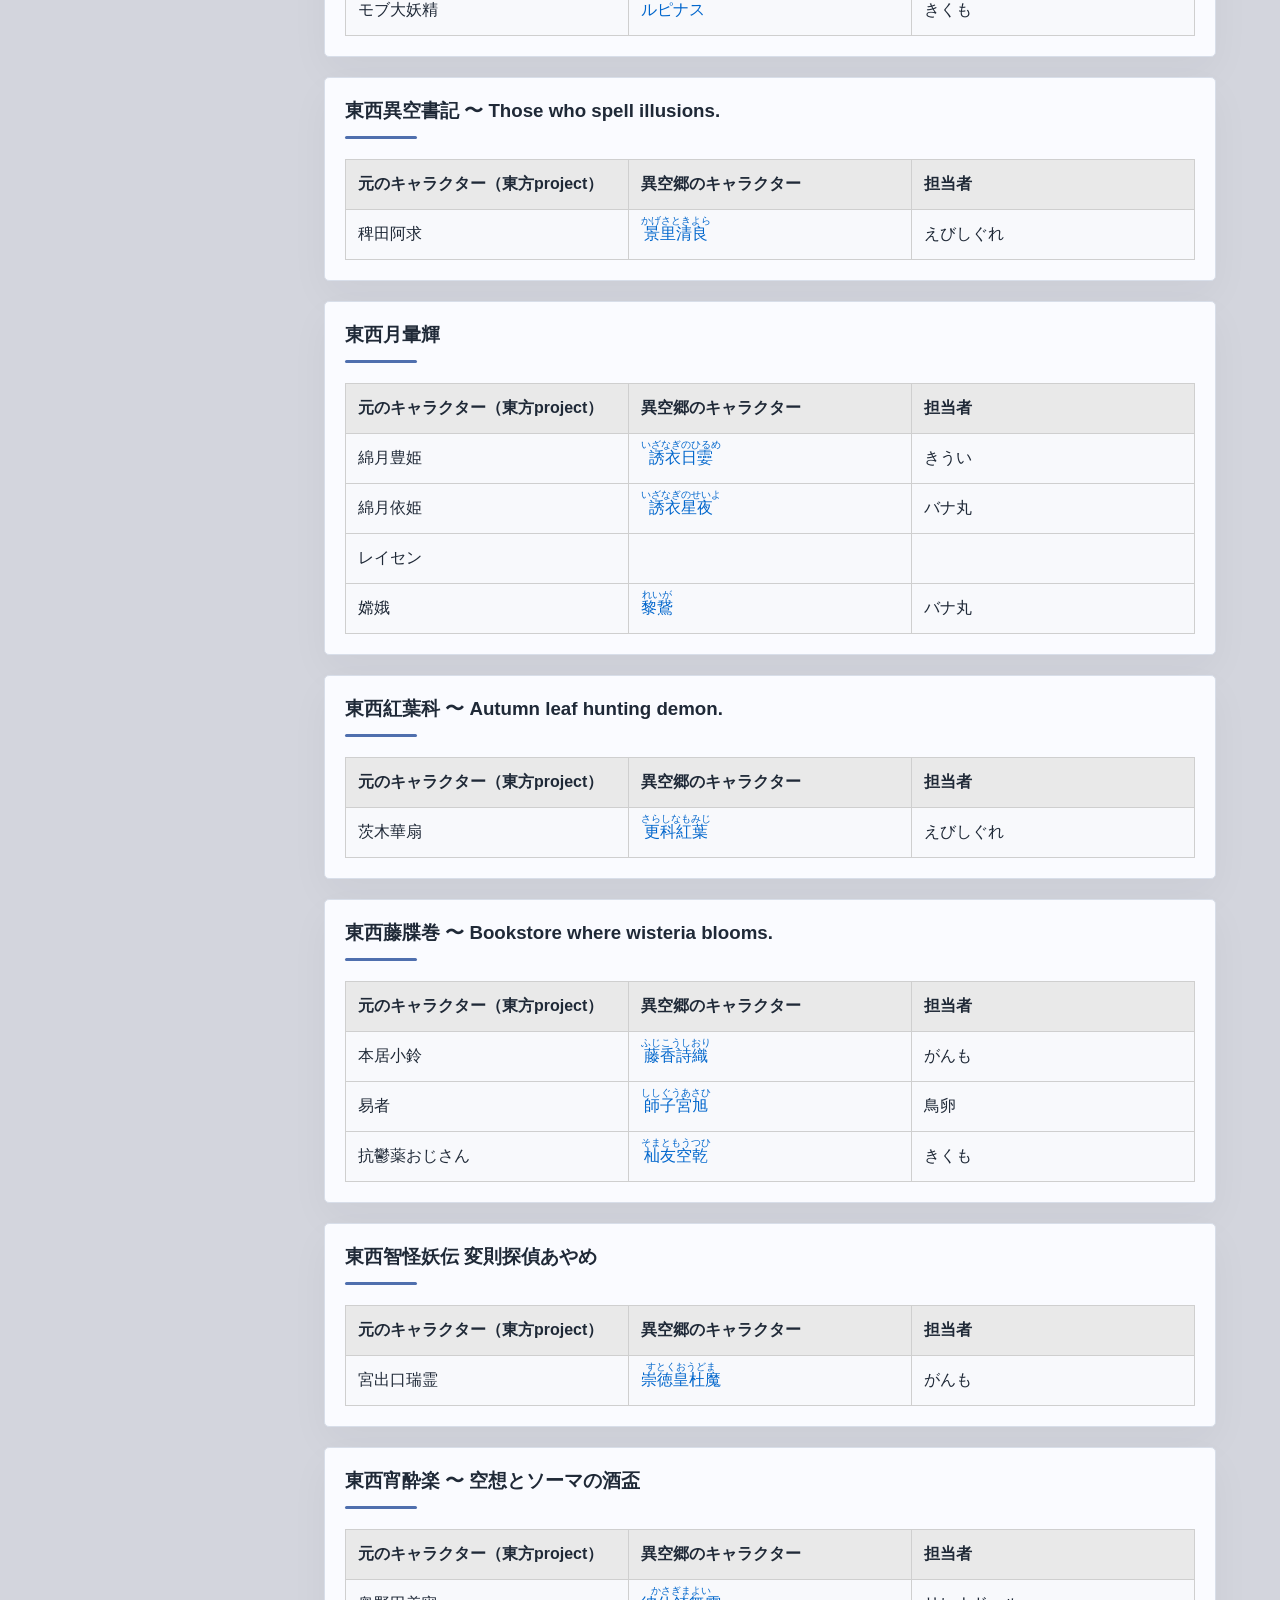
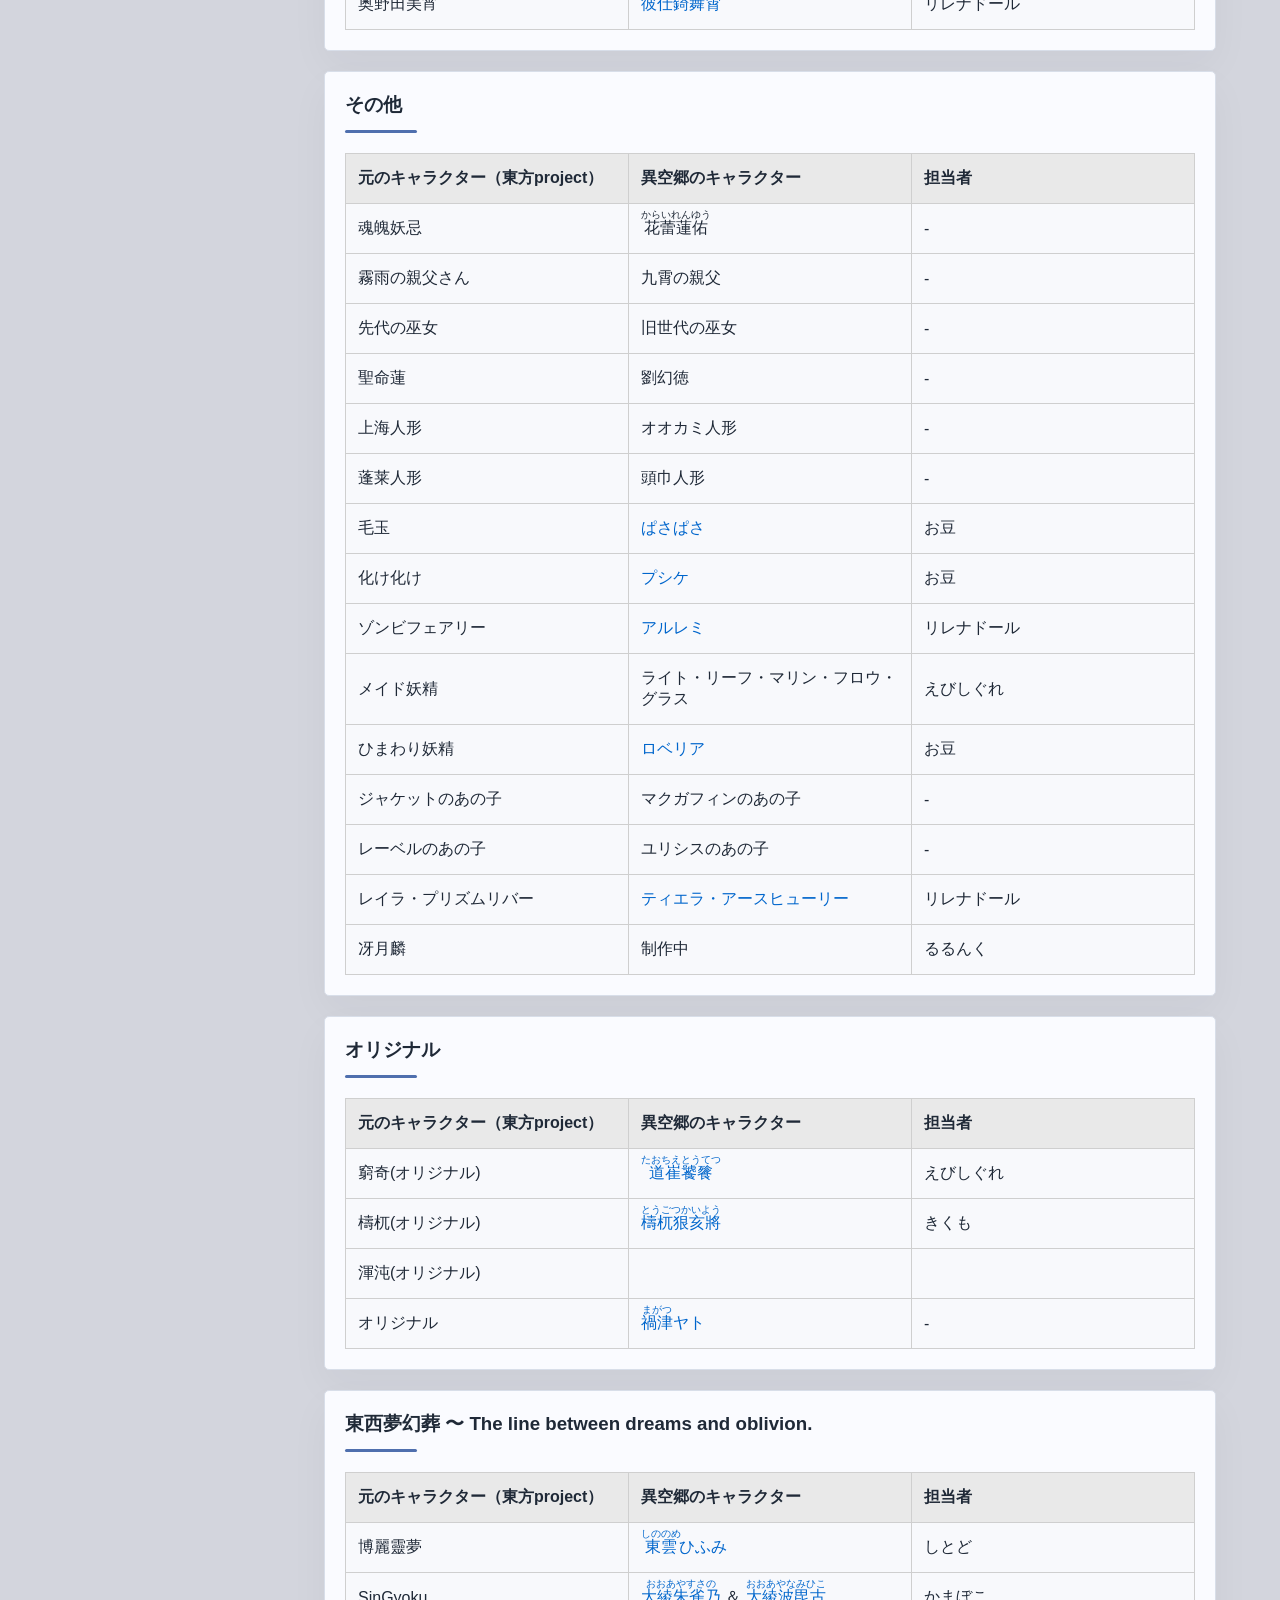
<file: character.html>
<!DOCTYPE html>
<html lang="ja">
<head>
  <meta charset="UTF-8" />
  <meta name="viewport" content="width=device-width, initial-scale=1.0" />
  <link rel="stylesheet" href="css/base.css">
  <script src="js/main.js" defer></script>
  <title>異空郷</title>
</head>

<body>
  <div class="mobile-header">
    <div class="mobile-title">異空郷</div>
    <button class="menu-button" id="menuButton" aria-label="メニューを開く">
      <span></span>
      <span></span>
      <span></span>
    </button>
  </div>

  <div class="overlay" id="overlay"></div>

  <div class="site">
    <aside class="sidebar" id="sidebar">
      <div class="site-title">異空郷<br>アーカイブ</div>

      <nav class="nav">
        <a href="index.html">概要</a>
        <a href="character.html">キャラクター</a>
        <a href="abilities.html">能力一覧</a>
        <a href="originalsourse.html">元ネタ一覧</a>
        <a href="places.html">地名</a>
        <a href="works.html">作品</a>
        <a href="links.html">関連リンク</a>
        <a href="about.html">当サイトについて</a>
      </nav>
    </aside>

    <main class="main">
      <header class="hero">
        <h1>キャラクター</h1>
        <p>更新日：2026/5/6</p>
      </header>

      <div class="content">
        <section class="section">
            <h2>ページ内ジャンプ</h2>
            <ul>
                <strong>零版以降</strong>
                <li><a href="#hero">主人公</a></li>
                <li><a href="#main6">東西滄溟郷（紅魔郷）</a></li>
                <li><a href="#main7">東西蓮華道（妖々夢）</a></li>
                <li><a href="#main7.5">東西童妖牙（萃夢想）</a></li>
                <li><a href="#main8">東西隠林伝（永夜抄）</a></li>
                <li><a href="#main9">東西彼岸魂（花映塚）</a></li>
                <li><a href="#main10">東西湖神山（風神録）</a></li>
                <li><a href="#main10.5">東西東天紅（緋想天）</a></li>
                <li><a href="#main11">東西地塊殿（地霊殿）</a></li>
                <li><a href="#main12">東西魏翔船（星蓮船）</a></li>
                <li><a href="#main12.3">東西無頂色天（非想天則）</a></li>
                <li><a href="#main12.5">ミステリアスインシデント（ダブルスポイラー）</a></li>
                <li><a href="#main13">東西龍霊廟（神霊廟）</a></li>
                <li><a href="#main13.5">東西感呪論（心綺楼）</a></li>
                <li><a href="#main14">東西城土封（輝針城）</a></li>
                <li><a href="#main14.5">東西怪奇録（深秘録）</a></li>
                <li><a href="#main15">東西奈烙華（紺珠伝）</a></li>
                <li><a href="#main15.5">東西憑依談（憑依華）</a></li>
                <li><a href="#main16">東西創天崩（天空璋）</a></li>
                <li><a href="#main17">東西幻獣鬼（鬼形獣）</a></li>
                <li><a href="#main17.5">剛猛奇聞（剛欲異聞）</a></li>
                <li><a href="#main18">東西霓晶窟（虹龍洞）</a></li>
                <li><a href="#main19">東西嶺獣苑（獣王園）</a></li>
                <li><a href="#main20">（錦上京）</a></li>
                <br>

                <strong>その他</strong>
                <li><a href="#book1">異想妄幻倶楽部（秘封倶楽部）</a></li>
                <li><a href="#book2">東西影空堂（香霖堂）</a></li>
                <li><a href="#book3">東西自然精（三月精）</a></li>
                <li><a href="#book8">東西異空書記（求聞史紀）</a></li>
                <li><a href="#book9">東西月暈輝（儚月抄）</a></li>
                <li><a href="#book13">東西紅葉科（茨歌仙）</a></li>
                <li><a href="#book15">東西藤牒巻（鈴奈庵）</a></li>
                <li><a href="#book17">東西智怪妖伝（智霊奇伝）</a></li>
                <li><a href="#book18">東西宵酔楽（酔蝶華）</a></li>
                <li><a href="#other1">設定のみ</a></li>
                <li><a href="#other2">オリジナル</a></li>
                <br>

                <strong>零版</strong>
                <li><a href="#old1">東西夢幻葬（靈異伝）</a></li>
                <li><a href="#old2">東西魔星霄（封魔録）</a></li>
                <li><a href="#old3">東西夢蝶暦（夢時空）</a></li>
                <li><a href="#old4">東西異空郷（幻想郷）</a></li>
                <li><a href="#old5">東西想世綺（怪綺談）</a></li>
            </ul>

        </section>
      </div>
      

      <!-- 主人公########################################################################## -->
      <div class="content" id="hero">
        <section class="section">
            <h3>主人公</h3>
            <table class="position-table">
                <thead>
                    <tr>
                    <th>元のキャラクター（東方project）</th>
                    <th>異空郷のキャラクター</th>
                    <th>担当者</th>
                    </tr>
                </thead>

                <tbody>
                    <tr><td>博麗霊夢</td>
                    <td>
                        <a href="charadetail.html?id=hero1">
                        <ruby>東雲枇文<rt>しののめひふみ</rt></ruby>
                        </a>、
                        <a href="charadetail.html?id=hero2">
                        <ruby>禍津<rt>まがつ</rt></ruby>ナギ
                        </a>
                    </td><td>しとど</td>
                    </tr>

                    <tr><td>霧雨魔理沙</td>
                    <td>
                        <a href="charadetail.html?id=hero3">
                        <ruby>九霄夕星<rt>きゅうしょうゆうづつ</rt></ruby>
                        </a>
                    </td><td>きくも</td>
                    </tr>
                </tbody>
            </table>
        </section>

        <!-- 紅魔郷########################################################################## -->
        <section class="section" id="main6">
            <h3>東西滄溟郷 ～ Red rose devil.</h3>
            <table class="position-table">
                <thead>
                    <tr>
                    <th>元のキャラクター（東方project）</th>
                    <th>異空郷のキャラクター</th>
                    <th>担当者</th>
                    </tr>
                </thead>

                <tbody>
                    <tr><td>ルーミア</td>
                    <td></td>
                    <td></td></tr>

                    <tr><td>大妖精</td>
                    <td></td>
                    <td></td></tr>

                    <tr><td>チルノ</td>
                    <td>制作中</td>
                    <td>雫音</td></tr>

                    <tr><td>紅美鈴</td>
                    <td>
                        <a href="charadetail.html?id=main6-4">
                        <ruby>翠雹華<rt>すいひょうか</rt></ruby>（修正中）
                        </a>
                    </td><td>がんも</td>
                    </tr>

                    <tr><td>小悪魔(こあ)</td>
                    <td>
                        <a href="charadetail.html?id=main6-5">
                        ルナ(修正中)
                        </a>
                    </td><td>しとど</td>
                    </tr>

                    <tr><td>パチュリー・ノーレッジ</td>
                    <td>
                        <a href="charadetail.html?id=main6-6">
                        ヴェルリー・ヴィレッジ
                        </a>
                    </td><td>かまぼこ</td>
                    </tr>

                    <tr><td>十六夜咲夜</td>
                    <td>
                        <a href="charadetail.html?id=main6-7">
                        <ruby>十文字雨夜<rt>じゅうもんじあまよ</rt></ruby>
                        </a>
                    </td><td>まんじゅう</td>
                    </tr>

                    <tr><td>レミリア・スカーレット</td>
                    <td>
                        <a href="charadetail.html?id=main6-8">
                        ブライト・ディザイア
                        </a>
                    </td><td>きくも</td>
                    </tr>

                    <tr><td>フランドール・スカーレット</td>
                    <td>
                        <a href="charadetail.html?id=main6-9">
                        クランベリー・ディザイア
                        </a>
                    </td><td>まんじゅう</td>
                    </tr>
                </tbody>
            </table>
        </section>

        <!-- 妖々夢########################################################################## -->
        <section class="section" id="main7">
            <h3>東西蓮華道 〜 In search of spring.</h3>
            <table class="position-table">
                <thead>
                    <tr>
                    <th>元のキャラクター（東方project）</th>
                    <th>異空郷のキャラクター</th>
                    <th>担当者</th>
                    </tr>
                </thead>

                <tbody>
                    <tr><td>レティ・ホワイトロック</td>
                    <td></td>
                    <td></td>
                    </tr>

                    <tr><td>橙</td>
                    <td>麻雀(修正中)</td>
                    <td>暁闇</td>
                    </tr>

                    <tr><td>アリス・マーガトロイド</td>
                    <td>
                        <a href="charadetail.html?id=main7-3">
                        メイジー・ブランシェット
                        </a>
                    </td><td>まんじゅう</td>
                    </tr>

                    <tr><td>リリーホワイト</td>
                    <td>
                        <a href="charadetail.html?id=main7-4">
                        レリー・クローズ
                        </a>
                    </td><td>グヨノ</td>
                    </tr>

                    <tr><td>ルナサ・プリズムリバー</td>
                    <td>
                        <a href="charadetail.html?id=main7-5">
                        ムーン・アースヒューリー
                        </a>
                    </td><td>お豆</td>
                    </tr>

                    <tr><td>メルラン・プリズムリバー</td>
                    <td>
                        <a href="charadetail.html?id=main7-6">
                        サン・アースヒューリー
                        </a>
                    </td><td>お豆</td>
                    </tr>

                    <tr><td>リリカ・プリズムリバー</td>
                    <td>
                        <a href="charadetail.html?id=main7-7">
                        サテラ・アースヒューリー
                        </a>
                    </td><td>お豆</td>
                    </tr>

                    <tr><td>魂魄妖夢</td>
                    <td>
                        <a href="charadetail.html?id=main7-8">
                        <ruby>花蕾蓮華<rt>からいれんげ</rt></ruby>
                        </a>
                    </td><td>グヨノ</td>
                    </tr>

                    <tr><td>西行寺幽々子</td>
                    <td>
                        <a href="charadetail.html?id=main7-9">
                        <ruby>華蔵閣椿姫<rt>けぞうかくつばき</rt></ruby>(修正中)
                        </a>
                    </td><td>雫音</td>
                    </tr>

                    <tr><td>八雲藍</td>
                    <td>
                        <a href="charadetail.html?id=main7-10">
                        <ruby>狭霧鶸<rt>さぎりひわ</rt></ruby>
                        </a>
                    </td><td>まんじゅう</td>
                    </tr>

                    <tr><td>八雲紫</td>
                    <td>
                        <a href="charadetail.html?id=main7-11">
                        <ruby>狭霧鶯<rt>さぎりうぐいす</rt></ruby>
                        </a>
                    </td><td>お豆</td>
                    </tr>
                </tbody>
            </table>
        </section>

        <!-- 萃夢想########################################################################## -->
        <section class="section" id="main7.5">
            <h3>東西童妖牙 〜 Feast and power.</h3>
            <table class="position-table">
                <thead>
                    <tr>
                    <th>元のキャラクター（東方project）</th>
                    <th>異空郷のキャラクター</th>
                    <th>担当者</th>
                    </tr>
                </thead>

                <tbody>
                    <tr><td>伊吹萃香</td>
                    <td>
                        <a href="charadetail.html?id=main7_5-1">
                        <ruby>坂ノ上鈴鹿<rt>さかのうえすずか</rt></ruby>
                        </a>
                    </td><td>かまぼこ</td>
                    </tr>
                </tbody>
            </table>
        </section>

        <!-- 永夜抄########################################################################## -->
        <section class="section" id="main8">
            <h3>東西隠林伝 〜 Hidden madness.</h3>
            <table class="position-table">
                <thead>
                    <tr>
                    <th>元のキャラクター（東方project）</th>
                    <th>異空郷のキャラクター</th>
                    <th>担当者</th>
                    </tr>
                </thead>

                <tbody>
                    <tr><td>リグル・ナイトバグ</td>
                    <td></td><td></td>
                    </tr>

                    <tr><td>ミスティア・ローレライ</td>
                    <td>
                        <a href="charadetail.html?id=main8-2">
                        シレーネ・ディーヴァ
                        </a>
                    </td><td>えびしぐれ</td>
                    </tr>

                    <tr><td>上白沢慧音</td>
                    <td></td><td></td>
                    </tr>

                    <tr><td>因幡てゐ</td>
                    <td>
                        <a href="charadetail.html?id=main8-4">
                        <ruby>白都羽<rt>しらとう</rt></ruby>いなば
                        </a>
                    </td><td>がんも</td>
                    </tr>

                    <tr><td>鈴仙・優曇華院・イナバ</td>
                    <td>
                        <a href="charadetail.html?id=main8-5">
                        <ruby>瑶草伊吹<rt>ようそういぶき</rt></ruby>
                        </a>
                    </td><td>えびしぐれ</td>
                    </tr>

                    <tr><td>八意永琳</td>
                    <td>
                        <a href="charadetail.html?id=main8-6">
                        <ruby>八月神永依蘭<rt>はつづきしんえいらん</rt></ruby>
                        </a>
                    </td><td>みりんこ</td>
                    </tr>

                    <tr><td>蓬莱山輝夜</td>
                    <td></td><td></td>
                    </tr>

                    <tr><td>藤原妹紅</td>
                    <td>
                        <a href="charadetail.html?id=main8-8">
                        <ruby>鳳雛徐庵<rt>ほうすうじょあん</rt></ruby>
                        </a>
                    </td><td>きくも</td>
                    </tr>
                </tbody>
            </table>
        </section>

        <!-- 花映塚########################################################################## -->
        <section class="section" id="main9">
            <h3>東西彼岸魂 〜 Until the day when the flowers bloom.</h3>
            <table class="position-table">
                <thead>
                    <tr>
                    <th>元のキャラクター（東方project）</th>
                    <th>異空郷のキャラクター</th>
                    <th>担当者</th>
                    </tr>
                </thead>

                <tbody>
                    <tr><td>メディスン・メランコリー</td>
                    <td></td><td></td>
                    </tr>

                    <tr><td>風見幽香</td>
                    <td>
                        <a href="charadetail.html?id=main9-2">
                        <ruby>藪谷<rt>やぶや</rt></ruby>メノウ(修正中)
                        </a>
                    </td><td>ナツッコ</td>
                    </tr>

                    <tr><td>小野塚小町</td>
                    <td>
                        <a href="charadetail.html?id=main9-3">
                        <ruby>死船河縁<rt>しせんかわえにし</rt></ruby>
                        </a>
                    </td><td>米芝豆</td>
                    </tr>

                    <tr><td>四季映姫・ヤマザナドゥ</td>
                    <td>
                        <a href="charadetail.html?id=main9-4">
                        <ruby>罪裁<rt>つみさばき</rt></ruby>・ヤマラージャ
                        </a>
                    </td><td>まゐ</td>
                    </tr>
                </tbody>
            </table>
        </section>

        <!-- 風神録########################################################################## -->
        <section class="section" id="main10">
            <h3>東西湖神山 〜 Autumn lake.</h3>
            <table class="position-table">
                <thead>
                    <tr>
                    <th>元のキャラクター（東方project）</th>
                    <th>異空郷のキャラクター</th>
                    <th>担当者</th>
                    </tr>
                </thead>

                <tbody>
                    <tr><td>秋静葉</td>
                    <td>
                        <a href="charadetail.html?id=main10-1">
                        <ruby>楓葉水樹<rt>かえでばみずき</rt></ruby>
                        </a>
                    </td><td>かまぼこ</td>
                    </tr>

                    <tr><td>秋穣子</td>
                    <td>
                        <a href="charadetail.html?id=main10-2">
                        <ruby>楓葉桔梗<rt>かえでばききょう</rt></ruby>
                        </a>
                    </td><td>鳥卵</td>
                    </tr>

                    <tr><td>鍵山雛</td>
                    <td>
                        <a href="charadetail.html?id=main10-3"></a>
                    </td><td></td>
                    </tr>

                    <tr><td>河城にとり</td>
                    <td>
                        <a href="charadetail.html?id=main10-4">
                        <ruby>水峰<rt>みずみね</rt></ruby>もずく
                        </a>
                    </td><td>がんも</td>
                    </tr>

                    <tr><td>犬走椛</td>
                    <td>
                        <a href="charadetail.html?id=main10-5">
                        <ruby>獣鳥秕<rt>じゅうどりしいな</rt></ruby>
                        </a>
                    </td><td>バナ丸</td>
                    </tr>

                    <tr><td>射命丸文</td>
                    <td>
                        <ruby>猋扇辻茅<rt></rt></ruby>(修正中)
                    </td><td>きくも</td>
                    </tr>

                    <tr><td>東風谷早苗</td>
                    <td>
                        <a href="charadetail.html?id=main10-7">
                        <ruby>双葉捺依<rt>ふたばなえ</rt></ruby>
                        </a>
                    </td><td>雫音</td>
                    </tr>

                    <tr><td>八坂神奈子</td>
                    <td>
                        <a href="charadetail.html?id=main10-8">
                        <ruby>八衢湖都恵<rt>やちまたことえ</rt></ruby>
                        </a>
                    </td><td>暁闇</td>
                    </tr>

                    <tr><td>洩矢諏訪子</td>
                    <td>
                        <a href="charadetail.html?id=main10-9">
                        <ruby>天白雫<rt>あましろしずく</rt></ruby>
                        </a>
                    </td><td>えびしぐれ</td>
                    </tr>
                </tbody>
            </table>
        </section>

        <!-- 緋想天########################################################################## -->
            <section class="section" id="main10.5">
                <h3>東西東天紅 〜 To the world of the sky.</h3>
                <table class="position-table">
                    <thead>
                        <tr>
                        <th>元のキャラクター（東方project）</th>
                        <th>異空郷のキャラクター</th>
                        <th>担当者</th>
                        </tr>
                    </thead>

                    <tbody>
                        <tr><td>永江衣玖</td>
                        <td>
                            <a href="charadetail.html?id=main10_5-1">
                            <ruby>聖麟霞<rt>しょうりんかすみ</rt></ruby>
                            </a>
                        </td><td>しとど</td>
                        </tr>

                        <tr><td>比那名居天子</td>
                        <td>
                            <a href="charadetail.html?id=main10_5-2">
                            <ruby>天麗寺谷美空<rt>てんれいじゃみくう</rt></ruby>(修正中)
                            </a>
                        </td><td>きくも</td>
                        </tr>
                    </tbody>
                </table>
            </section>

        <!-- 地霊殿########################################################################## -->
        <section class="section" id="main11">
            <h3>東西地塊殿 〜 Eyes of melancholy sealed in the abyss.</h3>
            <table class="position-table">
                <thead>
                    <tr>
                    <th>元のキャラクター（東方project）</th>
                    <th>異空郷のキャラクター</th>
                    <th>担当者</th>
                    </tr>
                </thead>

                <tbody>
                    <tr><td>キスメ</td>
                    <td>
                        <a href="charadetail.html?id=main11-1">
                        <ruby>清水<rt>しょうすい</rt></ruby>あずき
                        </a>
                    </td><td>お豆</td>
                    </tr>

                    <tr><td>黒谷ヤマメ</td>
                    <td>
                        <a href="charadetail.html?id=main11-2">
                        <ruby>滝辺<rt>たきべ</rt></ruby>アクツ
                        </a>
                    </td><td>きくも</td>
                    </tr>

                    <tr><td>水橋パルスィ</td>
                    <td>
                        <a href="charadetail.html?id=main11-3">
                        <ruby>加賀巳<rt>かがみ</rt></ruby>マリー
                        </a>
                    </td><td>えびしぐれ</td>
                    </tr>

                    <tr><td>星熊勇儀</td>
                    <td>
                        <a href="charadetail.html?id=main11-4">
                        <ruby>大嶽丸八千夜<rt>おおたけまるやちよ</rt></ruby>(修正中)
                        </a>
                    </td><td>しとど</td>
                    </tr>

                    <tr><td>古明地さとり</td>
                    <td>
                        <a href="charadetail.html?id=main11-5">
                        <ruby>雪月夜<rt>ゆきづきよ</rt></ruby>あやめ
                        </a>
                    </td><td>えびしぐれ</td>
                    </tr>

                    <tr><td>火焔猫燐</td>
                    <td>
                        <a href=""></a>
                    </td><td></td>
                    </tr>

                    <tr><td>霊烏路空</td>
                    <td>
                        <a href="charadetail.html?id=main11-7">
                        <ruby>烏丸鳥凛<rt>からすまとりん</rt></ruby>
                        </a>
                    </td><td>めたる</td>
                    </tr>

                    <tr><td>古明地こいし</td>
                    <td>
                        <a href="charadetail.html?id=main11-8">
                        <ruby>雪月夜<rt>ゆきづきよ</rt></ruby>いろは
                        </a>
                    </td><td>えびしぐれ</td>
                    </tr>
                </tbody>
            </table>
        </section>

        <!-- 星蓮船########################################################################## -->
        <section class="section" id="main12">
            <h3>東西魏翔船 〜 Ship chasing a dream.</h3>
            <table class="position-table">
                <thead>
                    <tr>
                    <th>元のキャラクター（東方project）</th>
                    <th>異空郷のキャラクター</th>
                    <th>担当者</th>
                    </tr>
                </thead>

                <tbody>
                    
                    <tr><td>ナズーリン</td>
                    <td>
                        <a href="charadetail.html?id=main12-1">
                        ヴァルナーシャ
                        </a>
                    </td><td>きくも</td>
                    </tr>

                    <tr><td>多々良小傘</td>
                    <td>
                        <a href="charadetail.html?id=main12-2">
                        <ruby>不知火燈鞠<rt>しらぬいひまり</rt></ruby>
                        </a>
                    </td><td>ナツッコ</td>
                    </tr>

                    <tr><td>雲居一輪&雲山</td>
                    <td>
                        <a href="charadetail.html?id=main12-3">
                        <ruby>天道阿曇&芳煙<rt>てんどうあずみ　ほうえん</rt></ruby>(修正中)
                        </a>
                    </td><td>まんじゅう</td>
                    </tr>

                    <tr><td>村紗水蜜</td>
                    <td>
                        <a href=""></a>
                    </td><td></td>
                    </tr>

                    <tr><td>寅丸星</td>
                    <td>
                        <a href="charadetail.html?id=main12-5">
                        <ruby>七神美音<rt>ななかみみおと</rt></ruby>
                        </a>
                    </td><td>鳥卵</td>
                    </tr>

                    <tr><td>聖白蓮</td>
                    <td>
                        <a href="charadetail.html?id=main12-6">
                        <ruby>阿瞞院曹魏<rt>あまんいんそうぎ</rt></ruby>(修正中)
                        </a>
                    </td><td>るるんく</td>
                    </tr>

                    <tr><td>封獣ぬえ</td>
                    <td>
                        <a href="charadetail.html?id=main12-7">
                        <ruby>謎獣<rt>めいじゅう</rt></ruby>マイラ
                        </a>
                    </td><td>しとど</td>
                    </tr>
                </tbody>
            </table>
        </section>

        <!-- 非想天則########################################################################## -->
        <section class="section" id="main12.3">
            <h3>東西無頂色天 〜 超巨大パペットの影を追え</h3>
            <table class="position-table">
                <thead>
                    <tr>
                    <th>元のキャラクター（東方project）</th>
                    <th>異空郷のキャラクター</th>
                    <th>担当者</th>
                    </tr>
                </thead>

                <tbody>
                    <tr><td>大ナマズ</td>
                    <td>六所宮宇奈</td>
                    <td>-</td>
                    </tr>

                    <tr><td>ゴリアテ人形</td>
                    <td>ネフィリム人形</td>
                    <td>-</td>
                    </tr>

                    <tr><td>非想天則</td>
                    <td>無頂色天</td>
                    <td>-</td>
                    </tr>
                </tbody>
            </table>
        </section>

        <!-- ダブルスポイラー################################################################## -->
        <section class="section" id="main12.5">
            <h3>ミステリアスインシデント 〜 東西文奇譚</h3>
            <table class="position-table">
                <thead>
                    <tr>
                    <th>元のキャラクター（東方project）</th>
                    <th>異空郷のキャラクター</th>
                    <th>担当者</th>
                    </tr>
                </thead>

                <tbody>
                    <tr><td>姫海棠はたて</td>
                    <td>枡坂歩鳥</td><td>みりんこ</td>
                    </tr>
                </tbody>
            </table>
        </section>

        <!-- 神霊廟########################################################################## -->
        <section class="section" id="main13">
            <h3>東西龍霊廟 〜 At the end of desire.</h3>
            <table class="position-table">
                <thead>
                    <tr>
                    <th>元のキャラクター（東方project）</th>
                    <th>異空郷のキャラクター</th>
                    <th>担当者</th>
                    </tr>
                </thead>

                <tbody>
                    <tr><td>幽谷響子</td>
                    <td>
                        <a href="charadetail.html?id=main13-1">
                        <ruby>長我部<rt>おさかべ</rt></ruby>すずろ
                        </a>
                    </td><td>お豆</td>
                    </tr>

                    <tr><td>宮古芳香</td>
                    <td>
                        <a href="charadetail.html?id=main13-2">
                        <ruby>番凩千里<rt>つがいちさと</rt></ruby>
                        </a>
                    </td><td>えびしぐれ</td>
                    </tr>

                    <tr><td>霍青娥</td>
                    <td>
                        <a href="charadetail.html?id=main13-3">
                        <ruby>七崎媽耶<rt>しちさきまや</rt></ruby>
                        </a>
                    </td><td>えびしぐれ</td>
                    </tr>

                    <tr><td>蘇我屠自古</td>
                    <td>
                        <a href="charadetail.html?id=main13-4">
                        <ruby>筒香筮<rt>つつごうめどき</rt></ruby>(修正中)
                        </a>
                    </td><td>がんも</td>
                    </tr>

                    <tr><td>物部布都</td>
                    <td>
                        <ruby>淤加盛叉姫<rt></rt></ruby>
                    </td><td>ナツッコ</td>
                    </tr>

                    <tr><td>豊聡耳神子</td>
                    <td>
                        <a href="charadetail.html?id=main13-6">
                        <ruby>神多羅木関<rt>かみたらぎせき</rt></ruby>(修正中)
                        </a>
                    </td><td>しとど</td>
                    </tr>

                    <tr><td>二ツ岩マミゾウ</td>
                    <td>
                        <a href="charadetail.html?id=main13-7">
                        <ruby>舞福貉<rt>ぶふくむじな</rt></ruby>
                        </a>
                    </td><td>米芝豆</td>
                    </tr>
                </tbody>
            </table>
        </section>

        <!-- 心綺楼########################################################################## -->
        <section class="section" id="main13.5">
            <h3>東西感呪論 〜 Whereabouts of emotions and disasters.</h3>
            <table class="position-table">
                <thead>
                    <tr>
                    <th>元のキャラクター（東方project）</th>
                    <th>異空郷のキャラクター</th>
                    <th>担当者</th>
                    </tr>
                </thead>

                <tbody>
                    <tr><td>秦こころ</td>
                    <td>
                        <a href="charadetail.html?id=main13_5-1">
                        <ruby>黒塚<rt>くろづか</rt></ruby>こづゆ
                        </a>
                    </td><td>きくも</td>
                    </tr>
                </tbody>
            </table>
        </section>

        <!-- 輝針城########################################################################## -->
        <section class="section" id="main14">
            <h3>東西城土封 〜 Small courage and big step.</h3>
            <table class="position-table">
                <thead>
                    <tr>
                    <th>元のキャラクター（東方project）</th>
                    <th>異空郷のキャラクター</th>
                    <th>担当者</th>
                    </tr>
                </thead>

                <tbody>
                    <tr><td>わかさぎ姫</td>
                    <td>
                        <a href="charadetail.html?id=main14-1">
                        <ruby>御法川<rt>みのりかわ</rt></ruby>せんり
                        </a>
                    </td><td>グヨノ</td>
                    </tr>

                    <tr><td>赤蛮奇</td>
                    <td>
                        <a href=""></a>
                    </td><td></td>
                    </tr>

                    <tr><td>今泉影狼</td>
                    <td>
                        <a href="charadetail.html?id=main14-3">
                        <ruby>影永䙥狼譁<rt>かげながれろうか</rt></ruby>
                        </a>
                    </td><td>リレナドール</td>
                    </tr>

                    <tr><td>九十九弁々</td>
                    <td>
                        <a href="charadetail.html?id=main14-4">
                        <ruby>神呼瑞鈴<rt>かみよびみすず</rt></ruby>
                        </a>
                    </td><td>かまぼこ</td>
                    </tr>

                    <tr><td>九十九八橋</td>
                    <td>
                        <a href="charadetail.html?id=main14-5">
                        <ruby>神呼波々木<rt>かみよびはばき</rt></ruby>
                        </a>
                    </td><td>しとど</td>
                    </tr>

                    <tr><td>鬼人正邪</td>
                    <td>
                        <ruby>眞逆累<rt></rt></ruby>(修正中)
                    </td><td>雫音</td>
                    </tr>

                    <tr><td>少名針妙丸</td>
                    <td>
                        <a href=""></a>
                    </td><td></td>
                    </tr>

                    <tr><td><ruby></ruby>堀川雷鼓</td>
                    <td>
                        <a href=""></a>
                    </td><td></td>
                    </tr>
                </tbody>
            </table>
        </section>

        <!-- 深秘録########################################################################## -->
        <section class="section" id="main14.5">
            <h3>東西怪奇録 〜 Urban legends and occult girls.</h3>
            <table class="position-table">
                <thead>
                    <tr>
                    <th>元のキャラクター（東方project）</th>
                    <th>異空郷のキャラクター</th>
                    <th>担当者</th>
                    </tr>
                </thead>

                <tbody>
                    <tr><td>宇佐見菫子</td>
                    <td>
                        <a href="charadetail.html?id=main14_5-1">
                        <ruby>宇治谷皐子<rt>うじたにさつきこ</rt></ruby>
                        </a>
                    </td><td>暁闇</td>
                    </tr>
                </tbody>
            </table>
        </section>

        <!-- 紺珠伝########################################################################## -->
        <section class="section" id="main15">
            <h3>東西奈烙華 〜 Paradise at the bottom of hell.</h3>
            <table class="position-table">
                <thead>
                    <tr>
                    <th>元のキャラクター（東方project）</th>
                    <th>異空郷のキャラクター</th>
                    <th>担当者</th>
                    </tr>
                </thead>

                <tbody>
                    <tr><td>清蘭</td>
                    <td>
                        <a href=""></a>
                    </td><td></td>
                    </tr>

                    <tr><td>鈴瑚</td>
                    <td>
                        <a href=""></a>
                    </td><td></td>
                    </tr>

                    <tr><td>ドレミー・スイート</td>
                    <td>
                        <a href="charadetail.html?id=main15-3">
                        メア・マーヴル
                        </a>
                    </td><td>えびしぐれ</td>
                    </tr>

                    <tr><td>稀神サグメ</td>
                    <td>
                        <a href=""></a>
                    </td><td></td>
                    </tr>

                    <tr><td>クラウンピース</td>
                    <td>
                        <a href="charadetail.html?id=main15-5">
                        ユーフォルビア
                        </a>
                    </td><td>しとど</td>
                    </tr>

                    <tr><td>純狐</td>
                    <td>
                        <a href="charadetail.html?id=main15-6">
                        <ruby>緋羅<rt>あから</rt></ruby>
                        </a>
                    </td><td>えびしぐれ</td>
                    </tr>

                    <tr><td>ヘカーティア・ラピスラズリ</td>
                    <td>ルシフェルト・アンヘル(修正中)</td><td>がんも</td>
                    </tr>
                </tbody>
            </table>
        </section>

        <!-- 憑依華########################################################################## -->
        <section class="section" id="main15.5">
            <h3>東西憑依談 〜 Between the past and the present.</h3>
            <table class="position-table">
                <thead>
                    <tr>
                    <th>元のキャラクター（東方project）</th>
                    <th>異空郷のキャラクター</th>
                    <th>担当者</th>
                    </tr>
                </thead>

                <tbody>
                    <tr><td>依神女苑</td>
                    <td>
                        <a href="charadetail.html?id=main15_5-1">
                        <ruby>空雪神百<rt>そらゆきみわと</rt></ruby>
                        </a>
                    </td><td>かまぼこ</td>
                    </tr>

                    <tr><td>依神紫苑</td>
                    <td>
                        <a href="charadetail.html?id=main15_5-2">
                        <ruby>空雪神音<rt>そらゆきこうね</rt></ruby>
                        </a>
                    </td><td>リレナドール</td>
                    </tr>
                </tbody>
            </table>
        </section>

        <!-- 天空璋########################################################################## -->
        <section class="section" id="main16">
            <h3>東西創天崩 〜 The changing of the seasons.</h3>
            <table class="position-table">
                <thead>
                    <tr>
                    <th>元のキャラクター（東方project）</th>
                    <th>異空郷のキャラクター</th>
                    <th>担当者</th>
                    </tr>
                </thead>

                <tbody>
                    <tr><td>エタニティラルバ</td>
                    <td>
                        <a href="charadetail.html?id=main16-1">
                        レティシア
                        </a>
                    </td><td>米芝豆</td>
                    </tr>

                    <tr><td>坂田ネムノ</td>
                    <td>
                        <a href="charadetail.html?id=main16-2">
                        <ruby>山姫<rt>やまひめ</rt></ruby>ヨウカ
                        </a>
                    </td><td>鳥卵</td>
                    </tr>

                    <tr><td>高麗野あうん</td>
                    <td>
                        <a href="charadetail.html?id=main16-3">
                        <ruby>獅子摩<rt>ししま</rt></ruby>れよん</a>
                        </a>
                    </td><td>ナツッコ</td>
                    </tr>

                    <tr><td>矢田寺成美</td>
                    <td>
                        <a href="charadetail.html?id=main16-4">
                        <ruby>垣塚花崗<rt>かきつかかこう</rt></ruby>
                        </a>
                    </td><td>お豆</td>
                    </tr>

                    <tr><td>爾子田里乃</td>
                    <td>
                        <a href="charadetail.html?id=main16-5">
                        <ruby>紗鳥雛乃<rt>さとりひなの</rt></ruby>
                        </a>
                    </td><td>えびしぐれ</td>
                    </tr>

                    <tr><td>丁礼田舞</td>
                    <td>
                        <a href="charadetail.html?id=main16-6">
                        <ruby>笹彌千紗<rt>ささみちさ</rt></ruby>(修正中)
                        </a>
                    </td><td>しとど</td>
                    </tr>

                    <tr><td>摩多羅隠岐奈</td>
                    <td>
                        <a href="charadetail.html?id=main16-7">
                        <ruby>高木神日奈多<rt>たかぎのかみひなた</rt></ruby>
                        </a>
                    </td><td>みりんこ</td>
                    </tr>
                </tbody>
            </table>
        </section>

        <!-- 鬼形獣########################################################################## -->
        <section class="section" id="main17">
            <h3>東西幻獣鬼 〜 Cunning beast and dark hell.</h3>
            <table class="position-table">
                <thead>
                    <tr>
                    <th>元のキャラクター（東方project）</th>
                    <th>異空郷のキャラクター</th>
                    <th>担当者</th>
                    </tr>
                </thead>

                <tbody>
                    <tr><td>戎瓔花</td>
                    <td>
                        <a href="charadetail.html?id=main17-1">
                        <ruby>羽衣石繭利<rt>ういしまゆり</rt></ruby>(修正中)
                        </a>
                    </td><td>グヨノ</td>
                    </tr>

                    <tr><td>牛崎潤美</td>
                    <td>
                        <a href="charadetail.html?id=main17-2">
                        <ruby>柳牛牡丹<rt>やぎゅうぼたん</rt></ruby>(修正中)
                        </a>
                    </td><td>暁闇</td>
                    </tr>

                    <tr><td>庭渡久侘歌</td>
                    <td>
                        <a href="charadetail.html?id=main17-3">
                        <ruby>鷲端玖世里<rt>わしばたくぜり</rt></ruby>
                        </a>
                    </td><td>米芝豆</td>
                    </tr>

                    <tr><td>吉弔八千慧</td>
                    <td>
                        <a href="charadetail.html?id=main17-4">
                        <ruby>水霊蛟<rt>すいりょうみずち</rt></ruby>
                        </a>
                    </td><td>鳥卵</td>
                    </tr>

                    <tr><td>杖刀偶磨弓</td>
                    <td>
                        <a href="charadetail.html?id=main17-5">
                        <ruby>瓦偶伴依代<rt>がぐうはんよしろ</rt></ruby>
                        </a>
                    </td><td>鳥卵</td>
                    </tr>

                    <tr><td>埴安神袿姫<rt></rt></td>
                    <td>
                        <a href="charadetail.html?id=main17-6">
                        <ruby>須弥輪万佳奈<rt>しゅみりんまかな</rt></ruby>
                        </a>
                    </td><td>きくも</td>
                    </tr>

                    <tr><td>驪駒早鬼</td>
                    <td>
                        <a href="charadetail.html?id=main17-7">
                        <ruby>宇宙馬驪南<rt>そらまりな</rt></ruby>
                        </a>
                    </td><td>かまぼこ</td>
                    </tr>
                </tbody>
            </table>
        </section>

        <!-- 剛欲異聞########################################################################## -->
        <section class="section" id="main17.5">
            <h3>剛猛奇聞 〜 沈殿した幽愁泥黎</h3>
            <table class="position-table">
                <thead>
                    <tr>
                    <th>元のキャラクター（東方project）</th>
                    <th>異空郷のキャラクター</th>
                    <th>担当者</th>
                    </tr>
                </thead>

                <tbody>
                    <tr><td>饕餮尤魔</td>
                    <td>
                        <a href="charadetail.html?id=main17_5-1">
                        <ruby>窮奇隼焉<rt>きゅうきしゅんえん</rt></ruby>
                        </a>
                    </td><td>しとど</td>
                    </tr>
                </tbody>
            </table>
        </section>

        <!-- 虹龍洞########################################################################## -->
        <section class="section" id="main18">
            <h3>東西霓晶窟 〜 Suspicious cave and Rainbow Monster.</h3>
            <table class="position-table">
                <thead>
                    <tr>
                    <th>元のキャラクター（東方project）</th>
                    <th>異空郷のキャラクター</th>
                    <th>担当者</th>
                    </tr>
                </thead>

                <tbody>
                    <tr><td>豪徳寺ミケ</td>
                    <td>雲林寺玄</td><td>ポン酢産k爆弾</td>
                    </tr>

                    <tr><td>山城たかね</td>
                    <td>
                        <a href="charadetail.html?id=main18-2">
                        <ruby>天峰<rt>あまみね</rt></ruby>ほたか
                        </a>
                    </td><td>きくも</td>
                    </tr>

                    <tr><td>駒草山如</td>
                    <td>
                        <a href="charadetail.html?id=main18-3">
                        <ruby>長葉岩林徐<rt>ながばのいわりんじょ</rt></ruby>
                        </a>
                    </td><td>かまぼこ</td>
                    </tr>

                    <tr><td>玉造魅須丸</td>
                    <td>
                        <a href="charadetail.html?id=main18-4">
                        <ruby>異八尺瓊榊<rt>いやさかさかき</rt></ruby>
                        </a>
                    </td><td>米芝豆</td>
                    </tr>

                    <tr><td>菅牧典</td>
                    <td>
                        <a href="charadetail.html?id=main18-5">
                        <ruby>神咒紬<rt>かじりつむぎ</rt></ruby>
                        </a>
                    </td><td>がんも</td>
                    </tr>

                    <tr><td>飯綱丸龍</td>
                    <td>
                        <a href="charadetail.html?id=main18-6">
                        <ruby>鞍馬丸瀧<rt>くらままるたき</rt></ruby>
                        </a>
                    </td><td>ナツッコ</td>
                    </tr>

                    <tr><td>天弓千亦</td>
                    <td>
                        <a href="charadetail.html?id=main18-7">
                        <ruby>七蛇橋架空<rt>ななだばしかくう</rt></ruby>
                        </a>
                    </td><td>しとど</td>
                    </tr>

                    <tr><td>姫虫百々世</td>
                    <td>
                        <a href=""></a>
                    </td><td></td>
                    </tr>
                </tbody>
            </table>
        </section>

        <!-- 獣王園########################################################################## -->
        <section class="section" id="main19">
            <h3>東西嶺獣苑 〜 Meeting of ghosts in love with dreams.</h3>
            <table class="position-table">
                <thead>
                    <tr>
                    <th>元のキャラクター（東方project）</th>
                    <th>異空郷のキャラクター</th>
                    <th>担当者</th>
                    </tr>
                </thead>

                <tbody>
                    <tr><td>孫美天</td>
                    <td>
                        <a href="charadetail.html?id=main19-1">
                        <ruby>熊侯夔<rt>ゆうこうき</rt></ruby>
                        </a>
                    </td><td>かまぼこ</td>
                    </tr>

                    <tr><td>三頭慧ノ子</td>
                    <td>狗寄双頭</td><td>清瀬憂</td>
                    </tr>

                    <tr><td>天火人ちやり</td>
                    <td>
                        <a href="charadetail.html?id=main19-3">
                        <ruby>野衾<rt>のぶすま</rt></ruby>ひばみ
                        </a>
                    </td><td>鳥卵</td>
                    </tr>

                    <tr><td>豫母都日狭美</td>
                    <td>
                        <a href="charadetail.html?id=main19-4">
                        <ruby>丹若蘇戸子<rt>ぼんじゃくすここ</rt></ruby>
                        </a>
                    </td><td>暁闇</td>
                    </tr>

                    <tr><td>日白残無</td>
                    <td>
                        <a href="charadetail.html?id=main19-5">
                        <ruby>角儺魎彦<rt>かくなりょうげん</rt></ruby>
                        </a>
                    </td><td>グヨノ</td>
                    </tr>
                </tbody>
            </table>
        </section>

        <!-- 錦上京########################################################################## -->
        <section class="section" id="main20">
            <h3>（錦上京）</h3>
            <table class="position-table">
                <thead>
                    <tr>
                    <th>元のキャラクター（東方project）</th>
                    <th>異空郷のキャラクター</th>
                    <th>担当者</th>
                    </tr>
                </thead>

                <tr><td>塵塚ウバメ</td>
                <td>
                    <a href=""></a>
                </td><td></td>
                </tr>

                <tr><td>封獣チミ</td>
                <td>
                    <a href=""></a>
                </td><td></td>
                </tr>

                <tr><td>道神馴子</td>
                <td>
                    <a href=""></a>
                </td><td></td>
                </tr>

                <tr><td>ユイマン・浅間</td>
                <td>
                    <a href=""></a>
                </td><td></td>
                </tr>

                <tr><td>磐永阿梨夜</td>
                <td>
                    <a href=""></a>
                </td><td></td>
                </tr>

                <tr><td>渡里ニナ</td>
                <td>
                    <a href=""></a>
                </td><td></td>
                </tr>
            </table>
        </section>






        <!-- 秘封倶楽部########################################################################## -->
        <section class="section" id="book1">
            <h3>異想妄幻倶楽部</h3>
            <table class="position-table">
                <thead>
                    <tr>
                    <th>元のキャラクター（東方project）</th>
                    <th>異空郷のキャラクター</th>
                    <th>担当者</th>
                    </tr>
                </thead>

                <tbody>
                    <tr><td>宇佐見蓮子</td>
                    <td>
                        <a href="charadetail.html?id=book1-1">
                        <ruby>宇治谷咲子<rt>うじたにさきこ</rt></ruby>
                        </a>
                    </td><td>暁闇</td>
                    </tr>

                    <tr><td>マエリベリー・ハーン</td>
                    <td>アシュリー・ウェストマコット
                    </td><td>お豆</td>
                    </tr>
                </tbody>
            </table>
        </section>

        <!-- 香霖堂########################################################################## -->
        <section class="section" id="book2">
            <h3>東西影空堂 〜 Curiosity to tear the shadow.</h3>
            <table class="position-table">
                <thead>
                    <tr>
                    <th>元のキャラクター（東方project）</th>
                    <th>異空郷のキャラクター</th>
                    <th>担当者</th>
                    </tr>
                </thead>

                <tbody>
                    <tr><td>森近霖之助</td>
                    <td>
                        <a href="charadetail.html?id=book2-1">
                        <ruby>雲翳朔丸<rt>くもかげさくまる</rt></ruby>
                        </a>
                    </td><td>鳥卵</td>
                    </tr>

                    <tr><td>名無しの本読み妖怪</td>
                    <td><ruby>結愛<rt>ゆあ</rt></ruby>
                    </td><td>かまぼこ</td>
                    </tr>

                    <tr><td>ライカ</td>
                    <td>
                        <a href=""></a>
                    </td><td></td>
                    </tr>

                    <tr><td>梅霖の妖精</td>
                    <td><ruby>神立霖<rt>かんだちながめ</rt></ruby>
                    </td><td>かまぼこ</td>
                    </tr>
                </tbody>
            </table>
        </section>

        <!-- 三月精########################################################################## -->
        <section class="section" id="book3">
            <h3>東西自然精</h3>
            <table class="position-table">
                <thead>
                    <tr>
                    <th>元のキャラクター（東方project）</th>
                    <th>異空郷のキャラクター</th>
                    <th>担当者</th>
                    </tr>
                </thead>

                <tbody>
                    <tr><td>サニーミルク</td>
                    <td>
                        <a href="charadetail.html?id=book3-1">
                        チェリードロップ(修正中)
                        </a>
                    </td><td>しとど</td>
                    </tr>

                    <tr><td>ルナチャイルド</td>
                    <td>
                        <a href="charadetail.html?id=book3-2">
                        スノウロゼット
                        </a>
                    </td><td>えびしぐれ</td>
                    </tr>

                    <tr><td>スターサファイア</td>
                    <td>
                        <a href="charadetail.html?id=book3-3">
                        ステラアズール
                        </a>
                    </td><td>きうい</td>
                    </tr>

                    <tr><td>モブ大妖精</td>
                    <td>
                        <a href="charadetail.html?id=book3-4">
                        フラレ
                        </a>
                    </td><td>リレナドール</td>
                    </tr>

                    <tr><td>モブ大妖精</td>
                    <td>
                        <a href="charadetail.html?id=book3-5">
                        ルピナス
                        </a>
                    </td><td>きくも</td>
                    </tr>
                </tbody>
            </table>
        </section>

        <!-- 求聞史紀########################################################################## -->
        <section class="section" id="book8">
            <h3>東西異空書記 〜 Those who spell illusions.</h3>
            <table class="position-table">
                <thead>
                    <tr>
                    <th>元のキャラクター（東方project）</th>
                    <th>異空郷のキャラクター</th>
                    <th>担当者</th>
                    </tr>
                </thead>

                <tbody>
                    <tr><td>稗田阿求</td>
                    <td>
                        <a href="charadetail.html?id=book8-1">
                        <ruby>景里清良<rt>かげさときよら</rt></ruby>
                        </a>
                    </td><td>えびしぐれ</td>
                    </tr>
                </tbody>
            </table>
        </section>

        <!-- 儚月抄########################################################################## -->
        <section class="section" id="book9">
            <h3>東西月暈輝</h3>
            <table class="position-table">
                <thead>
                    <tr>
                    <th>元のキャラクター（東方project）</th>
                    <th>異空郷のキャラクター</th>
                    <th>担当者</th>
                    </tr>
                </thead>

                <tbody>
                    <tr><td>綿月豊姫</td>
                    <td>
                        <a href="charadetail.html?id=book9-1">
                        <ruby>誘衣日孁<rt>いざなぎのひるめ</rt></ruby>
                        </a>
                    </td><td>きうい</td>
                    </tr>

                    <tr><td>綿月依姫</td>
                    <td>
                        <a href="charadetail.html?id=book9-2">
                        <ruby>誘衣星夜<rt>いざなぎのせいよ</rt></ruby>
                        </a>
                    </td><td>バナ丸</td>
                    </tr>

                    <tr><td>レイセン</td>
                    <td></td>
                    <td></td>
                    </tr>

                    <tr><td>嫦娥</td>
                    <td>
                        <a href="charadetail.html?id=book9-4">
                        <ruby>黎鵞<rt>れいが</rt></ruby>
                        </a>
                    </td><td>バナ丸</td>
                    </tr>
                </tbody>
            </table>
        </section>

        <!-- 茨歌仙########################################################################## -->
        <section class="section" id="book13">
            <h3>東西紅葉科 〜 Autumn leaf hunting demon.</h3>
            <table class="position-table">
                <thead>
                    <tr>
                    <th>元のキャラクター（東方project）</th>
                    <th>異空郷のキャラクター</th>
                    <th>担当者</th>
                    </tr>
                </thead>

                <tbody>
                    <tr><td>茨木華扇</td>
                    <td>
                        <a href="charadetail.html?id=book13-1">
                        <ruby>更科紅葉<rt>さらしなもみじ</rt></ruby>
                        </a>
                    </td><td>えびしぐれ</td>
                    </tr>
                </tbody>
            </table>
        </section>

        <!-- 鈴奈庵########################################################################## -->
        <section class="section" id="book15">
            <h3>東西藤牒巻 〜 Bookstore where wisteria blooms.</h3>
            <table class="position-table">
                <thead>
                    <tr>
                    <th>元のキャラクター（東方project）</th>
                    <th>異空郷のキャラクター</th>
                    <th>担当者</th>
                    </tr>
                </thead>

                <tbody>
                    <tr><td>本居小鈴</td>
                    <td>
                        <a href="charadetail.html?id=book15-1">
                        <ruby>藤香詩織<rt>ふじこうしおり</rt></ruby>
                        </a>
                    </td><td>がんも</td>
                    </tr>

                    <tr><td>易者</td>
                    <td>
                        <a href="charadetail.html?id=book15-2">
                        <ruby>師子宮旭<rt>ししぐうあさひ</rt></ruby>
                        </a>
                    </td><td>鳥卵</td>
                    </tr>

                    <tr><td>抗鬱薬おじさん</td>
                    <td>
                        <a href="charadetail.html?id=book15-3">
                        <ruby>杣友空乾<rt>そまともうつひ</rt></ruby>
                        </a>
                    </td><td>きくも</td>
                    </tr>
                </tbody>
            </table>
        </section>

        <!-- 智霊奇伝########################################################################## -->
        <section class="section" id="book17">
            <h3>東西智怪妖伝 変則探偵あやめ</h3>
            <table class="position-table">
                <thead>
                    <tr>
                    <th>元のキャラクター（東方project）</th>
                    <th>異空郷のキャラクター</th>
                    <th>担当者</th>
                    </tr>
                </thead>

                <tbody>
                    <tr><td>宮出口瑞霊</td>
                    <td>
                        <a href="charadetail.html?id=book17-1">
                        <ruby>崇徳皇杜魔<rt>すとくおうどま</rt></ruby>
                        </a>
                    </td><td>がんも</td>
                    </tr>
                </tbody>
            </table>
        </section>

        <!-- 酔蝶華########################################################################## -->
        <section class="section" id="book18">
            <h3>東西宵酔楽 〜 空想とソーマの酒盃</h3>
            <table class="position-table">
                <thead>
                    <tr>
                    <th>元のキャラクター（東方project）</th>
                    <th>異空郷のキャラクター</th>
                    <th>担当者</th>
                    </tr>
                </thead>

                <tbody>
                    <tr><td>奥野田美宵</td>
                    <td>
                        <a href="charadetail.html?id=book18-1">
                        <ruby>彼仕錡舞霄<rt>かさぎまよい</rt></ruby>
                        </a>
                    </td><td>リレナドール</td>
                    </tr>
                </tbody>
            </table>
        </section>

        <!-- 設定のみ########################################################################## -->
        <section class="section" id="other1">
            <h3>その他</h3>
            <table class="position-table">
                <thead>
                    <tr>
                    <th>元のキャラクター（東方project）</th>
                    <th>異空郷のキャラクター</th>
                    <th>担当者</th>
                    </tr>
                </thead>

                <tbody>
                    <tr><td>魂魄妖忌</td>
                    <td><ruby>花蕾蓮佑<rt>からいれんゆう</rt></ruby></td>
                    <td>-</td>
                    </tr>

                    <tr><td>霧雨の親父さん</td>
                    <td>九霄の親父</td>
                    <td>-</td>
                    </tr>

                    <tr><td>先代の巫女</td>
                    <td>旧世代の巫女</td>
                    <td>-</td>
                    </tr>

                    <tr><td>聖命蓮</td>
                    <td>劉幻徳</td>
                    <td>-</td>
                    </tr>

                    <tr><td>上海人形</td>
                    <td>オオカミ人形</td>
                    <td>-</td>
                    </tr>

                    <tr><td>蓬莱人形</td>
                    <td>頭巾人形</td>
                    <td>-</td>
                    </tr>

                    <tr><td>毛玉</td>
                    <td>
                        <a href="charadetail.html?id=other1-7">
                        ぱさぱさ
                        </a>
                    </td><td>お豆</td>
                    </tr>

                    <tr><td>化け化け</td>
                    <td>
                        <a href="charadetail.html?id=other1-8">
                        プシケ
                        </a>
                    </td><td>お豆</td>
                    </tr>

                    <tr><td>ゾンビフェアリー</td>
                    <td>
                        <a href="charadetail.html?id=other1-9">
                        アルレミ
                        </a>
                    </td><td>リレナドール</td>
                    </tr>

                    <tr><td>メイド妖精</td>
                    <td>ライト・リーフ・マリン・フロウ・グラス</td>
                    <td>えびしぐれ</td>
                    </tr>

                    <tr><td>ひまわり妖精</td>
                    <td>
                        <a href="charadetail.html?id=other1-11">
                        ロベリア
                        </a>
                    </td><td>お豆</td>
                    </tr>

                    <tr><td>ジャケットのあの子</td>
                    <td>マクガフィンのあの子</td>
                    <td>-</td>
                    </tr>

                    <tr><td>レーベルのあの子</td>
                    <td>ユリシスのあの子</td>
                    <td>-</td>
                    </tr>

                    <tr><td>レイラ・プリズムリバー</td>
                    <td>
                        <a href="charadetail.html?id=other1-14">
                        ティエラ・アースヒューリー
                        </a>
                    </td><td>リレナドール</td>
                    </tr>

                    <tr><td>冴月麟</td>
                    <td>制作中</td>
                    <td>るるんく</td>
                    </tr>
                </tbody>
            </table>
        </section>

        <!-- オリジナル########################################################################## -->
        <section class="section" id="other2">
            <h3>オリジナル</h3>
            <table class="position-table">
                <thead>
                    <tr>
                    <th>元のキャラクター（東方project）</th>
                    <th>異空郷のキャラクター</th>
                    <th>担当者</th>
                    </tr>
                </thead>

                <tbody>
                    <tr><td>窮奇(オリジナル)</td>
                    <td>
                        <a href="charadetail.html?id=other2-1">
                        <ruby>道崔饕餮<rt>たおちえとうてつ</rt></ruby>
                        </a>
                    </td><td>えびしぐれ</td>
                    </tr>

                    <tr><td>檮杌(オリジナル)</td>
                    <td>
                        <a href="charadetail.html?id=other2-2">
                        <ruby>檮杌狠亥將<rt>とうごつかいよう</rt></ruby>
                        </a>
                    </td><td>きくも</td>
                    </tr>

                    <tr><td>渾沌(オリジナル)</td>
                    <td>
                        <a href=""></a>
                    </td><td></td>
                    </tr>

                    <tr><td>オリジナル</td>
                    <td>
                        <a href="charadetail.html?id=other2-4">
                        <ruby>禍津<rt>まがつ</rt></ruby>ヤト
                        </a>
                    </td><td>-</td>
                    </tr>
                </tbody>
            </table>
        </section>






        <!-- 靈異伝########################################################################## -->
        <section class="section" id="old1">
            <h3>東西夢幻葬 〜 The line between dreams and oblivion.</h3>
            <table class="position-table">
                <thead>
                    <tr>
                    <th>元のキャラクター（東方project）</th>
                    <th>異空郷のキャラクター</th>
                    <th>担当者</th>
                    </tr>
                </thead>

                <tbody>
                    <tr><td>博麗靈夢</td>
                    <td>
                        <a href="charadetail.html?id=old1-1">
                        <ruby>東雲<rt>しののめ</rt></ruby>ひふみ
                        </a>
                    </td><td>しとど</td>
                    </tr>

                    <tr><td>SinGyoku</td>
                    <td>
                        <a href="charadetail.html?id=old1-2">
                        <ruby>大綾朱雀乃<rt>おおあやすさの</rt></ruby>
                        </a>＆
                        <a href="charadetail.html?id=old1-3">
                        <ruby>大綾波毘古<rt>おおあやなみひこ</rt></ruby>
                        </a>
                    </td><td>かまぼこ</td>
                    </tr>

                    <tr><td>魅魔</td>
                    <td>
                        <a href="charadetail.html?id=old1-4">
                        <ruby>魔蒐<rt>ましゅ</rt></ruby>
                        </a>
                    </td><td>がんも</td>
                    </tr>

                    <tr><td>Kikuri</td>
                    <td>
                        <a href="charadetail.html?id=old1-5">
                        <ruby>碇矢海月<rt>いかりやみづき</rt></ruby>
                        </a>
                    </td><td>まんじゅう</td>
                    </tr>

                    <tr><td>Konngara</td>
                    <td><ruby>反魂<rt></rt></ruby></td>
                    <td>暁闇</td>
                    </tr>

                    <tr><td>YuugenMagan</td>
                    <td>
                        <a href="charadetail.html?id=old1-7">
                        レイラ
                        </a>
                    </td><td>まんじゅう</td>
                    </tr>

                    <tr><td>Elis</td>
                    <td>
                        <a href="charadetail.html?id=old1-8">
                        ドロフォニア
                        </a>
                    </td><td>鳥卵</td>
                    </tr>

                    <tr><td>Sariel</td>
                    <td>
                        <a href="charadetail.html?id=old1-9">
                        <ruby>御子柴神凪<rt>みこしばかんな</rt></ruby>
                        </a>
                    </td><td>米芝豆</td>
                    </tr>
                </tbody>
            </table>
        </section>

        <!-- 封魔録########################################################################## -->
        <section class="section" id="old2">
            <h3>東西魔星霄 〜 Sealed and forbidden magic.</h3>
            <table class="position-table">
                <thead>
                    <tr>
                    <th>元のキャラクター（東方project）</th>
                    <th>異空郷のキャラクター</th>
                    <th>担当者</th>
                    </tr>
                </thead>

                <tbody>
                    <tr><td>玄爺</td>
                    <td>
                        <a href="charadetail.html?id=old2-1">
                        <ruby>東帝<rt>とうてい</rt></ruby>
                        </a>
                    </td><td>お豆</td>
                    </tr>

                    <tr><td>里香</td>
                    <td>
                        <a href="charadetail.html?id=old2-2">
                        <ruby>酒蒼煙黙<rt>しゅそうえんもく</rt></ruby>
                        </a>
                    </td><td>アホ毛の天ぷら</td>
                    </tr>

                    <tr><td>封魔録二面中ボス(呪い子)</td>
                    <td>
                        <a href="charadetail.html?id=old2-3">
                        <ruby>呪里朱幽<rt>しゅりあゆう</rt></ruby>
                        </a>
                    </td><td>リレナドール</td>
                    </tr>

                    <tr><td>明羅</td>
                    <td>
                        <a href="charadetail.html?id=old2-4">
                        <ruby>神代白夜<rt>かみしろびゃくや</rt></ruby>
                        </a>
                    </td><td>るるんく</td>
                    </tr>

                    <tr><td>封魔録三面中ボス(幻夢盤)</td>
                    <td>
                        <a href="charadetail.html?id=old2-5">
                        <ruby>瑞祥辟邪<rt>ずいしょうへきじゃ</rt></ruby>
                        </a>
                    </td><td>ナツッコ</td>
                    </tr>

                    <tr><td>封魔録三面ボス(幻夢石)</td>
                    <td>
                        <a href="charadetail.html?id=old2-6">
                        <ruby>瑞祥天禄<rt>ずいしょうてんろく</rt></ruby>
                        </a>
                    </td><td>ナツッコ</td>
                    </tr>

                    <tr><td>封魔録四面中ボス(魔天使)</td>
                    <td>
                        <a href="charadetail.html?id=old2-7">
                        シェミィ
                        </a>
                    </td><td>鳥卵</td>
                    </tr>

                    <tr><td>旧作魔理沙</td>
                    <td>
                        <a href="charadetail.html?id=old2-8">
                        <ruby>夕星<rt>ゆうずつ</rt></ruby>
                        </a>
                    </td><td>きくも</td>
                    </tr>
                </tbody>
            </table>
        </section>

        <!-- 夢時空########################################################################## -->
        <section class="section" id="old3">
            <h3>東西夢蝶暦 〜 Dreaming of a fleeting prayer.</h3>
            <table class="position-table">
                <thead>
                    <tr>
                    <th>元のキャラクター（東方project）</th>
                    <th>異空郷のキャラクター</th>
                    <th>担当者</th>
                    </tr>
                </thead>

                <tbody>
                    <tr><td>エレン</td>
                    <td>
                        <a href="charadetail.html?id=old3-1"></a>
                    </td><td></td>
                    </tr>

                    <tr><td>小兎姫</td>
                    <td>
                        <a href="charadetail.html?id=old3-2">
                        <ruby>如月槐<rt>きさらぎえんじゅ</rt></ruby>
                        </a>
                    </td><td>るるんく</td>
                    </tr>

                    <tr><td>カナ・アナベラル</td>
                    <td>
                        <a href="charadetail.html?id=old3-3">
                        ルーシー・パラノイドゥ
                        </a>
                    </td><td>えびしぐれ</td>
                    </tr>

                    <tr><td>朝倉理香子</td>
                    <td>
                        <a href="charadetail.html?id=old3-4">
                        <ruby>金枝皇榊子<rt>きんしこうさかきこ</rt></ruby>
                        </a>
                    </td><td>智徳</td>
                    </tr>

                    <tr><td>北白河ちゆり</td>
                    <td>
                        <a href=""></a>
                    </td><td></td>
                    </tr>

                    <tr><td>岡崎夢美</td>
                    <td>
                        <a href="charadetail.html?id=old3-6">
                        <ruby>玉猪宮環<rt>たまいのみやたまき</rt></ruby>
                        </a>
                    </td><td>智徳</td>
                    </tr>

                    <tr><td>る～こと</td>
                    <td>
                        <a href=""></a>
                    </td><td></td>
                    </tr>
                </tbody>
            </table>
        </section>

        <!-- 幻想郷########################################################################## -->
        <section class="section" id="old4">
            <h3>東西異空郷 〜 Contraindicated fantasy.</h3>
            <table class="position-table">
                <thead>
                    <tr>
                    <th>元のキャラクター（東方project）</th>
                    <th>異空郷のキャラクター</th>
                    <th>担当者</th>
                    </tr>
                </thead>

                <tbody>
                    <tr><td>幻想郷一面中ボス(妖蓮花)</td>
                    <td>
                        <a href="charadetail.html?id=old4-1">
                        <ruby>靈魄華<rt>れいはくげ</rt></ruby>
                        </a>
                    </td><td>グヨノ</td>
                    </tr>

                    <tr><td>オレンジ</td>
                    <td>
                        <a href=""></a>
                    </td><td></td>
                    </tr>

                    <tr><td>くるみ</td>
                    <td>
                        <a href="charadetail.html?id=old4-3">
                        リウ
                        </a>
                    </td><td>えびしぐれ</td>
                    </tr>

                    <tr><td>幻想郷三面中ボス(闇鏡)</td>
                    <td>
                        <a href="charadetail.html?id=old4-4">
                        デラシネ
                        </a>
                    </td><td>しとど</td>
                    </tr>

                    <tr><td>エリー</td>
                    <td>
                        <a href="charadetail.html?id=old4-5">
                        メリナ・クラウゼ
                        </a>
                    </td><td>きくも</td>
                    </tr>

                    <tr><td>幻想郷四面中ボス</td>
                    <td>
                        <a href="charadetail.html?id=old4-6">
                        <ruby>叢雲射歌<rt>むらくもいづか</rt></ruby>
                        </a>
                    </td><td>かまぼこ</td>
                    </tr>

                    <tr><td>幽香</td>
                    <td>
                        <a href="charadetail.html?id=old4-7">
                        メノウ
                        </a>
                    </td><td>ナツッコ</td>
                    </tr>

                    <tr><td>夢月</td>
                    <td><ruby>氷輪<rt>ひのわ</rt></ruby></td>
                    <td>えびしぐれ</td>
                    </tr>

                    <tr><td>幻月</td>
                    <td><ruby>日輪<rt>ひのわ</rt></ruby></td>
                    <td>えびしぐれ</td>
                    </tr>
                </tbody>
            </table>
        </section>

        <!-- 怪綺談########################################################################## -->
        <section class="section" id="old5">
            <h3>東西想世綺 〜 Book of Genesis of the Devil.</h3>
            <table class="position-table">
                <thead>
                    <tr>
                    <th>元のキャラクター（東方project）</th>
                    <th>異空郷のキャラクター</th>
                    <th>担当者</th>
                    </tr>
                </thead>

                <tbody>
                    <tr><td>怪綺談一面中ボス(輪妖精)</td>
                    <td>
                        <a href="charadetail.html?id=old5-1">
                        <ruby>玉梓妖妃<rt>たまずさようひ</rt></ruby>
                        </a>
                    </td><td>グヨノ</td>
                    </tr>

                    <tr><td>サラ</td>
                    <td>
                        <a href="charadetail.html?id=old5-2">
                        <ruby>彗翔<rt>すいと</rt></ruby>・エルス
                        </a>
                    </td><td>かまぼこ</td>
                    </tr>

                    <tr><td>怪綺談二面中ボス(神鏡)</td>
                    <td>
                        <a href="charadetail.html?id=old5-3">
                        <ruby>魔鏡<rt>まきょう</rt></ruby>
                        </a>
                    </td><td>るるんく</td>
                    </tr>

                    <tr><td>ルイズ</td>
                    <td>ライザ</td>
                    <td>えびしぐれ</td>
                    </tr>

                    <tr><td>怪綺談三面中ボス</td>
                    <td>
                        <a href="charadetail.html?id=old5-5">
                        <ruby>水無月都<rt>みなつきみや</rt></ruby>
                        </a>
                    </td><td>かまぼこ</td>
                    </tr>

                    <tr><td>ロリス</td>
                    <td>
                        <a href="charadetail.html?id=old5-6">
                        メイジー
                        </a>
                    </td><td>まんじゅう</td>
                    </tr>

                    <tr><td>怪綺談四面中ボス(ロイズ)</td>
                    <td>
                        <a href="charadetail.html?id=old5-7">
                        アリザ
                        </a>
                    </td><td>しとど</td>
                    </tr>

                    <tr><td>ユキ</td>
                    <td>
                        <a href=""></a>
                    </td><td></td>
                    </tr>

                    <tr><td>マイ</td>
                    <td>
                        <a href=""></a>
                    </td><td></td>
                    </tr>

                    <tr><td>怪綺談五面中ボス(妖奈)</td>
                    <td>
                        <a href="charadetail.html?id=old5-10">
                        <ruby>縣縊樹<rt>あがたいつき</rt></ruby>
                        </a>
                    </td><td>がんも</td>
                    </tr>

                    <tr><td>夢子</td>
                    <td>
                        <a href="charadetail.html?id=old5-11">
                        <ruby>真子<rt>まこ</rt></ruby>
                        </a>
                    </td><td>バナ丸</td>
                    </tr>

                    <tr><td>神綺</td>
                    <td>
                        <a href="charadetail.html?id=old5-12">
                        <ruby>灯華<rt>とうか</rt></ruby>
                        </a>
                    </td><td>鳥卵</td>
                    </tr>

                    <tr><td>怪綺談EX中ボス(トランプキング)</td>
                    <td>
                        <a href="charadetail.html?id=old5-13">
                        シャトリア・クルーガー
                        </a>
                    </td><td>るるんく</td>
                    </tr>

                    <tr><td>靈夢EDに出てくる魔界人</td>
                    <td>
                        <a href=""></a>
                    </td><td></td>
                    </tr>
                </tbody>
            </table>
        </section>

            

        <template>
            <!-- ########################################################################## -->
            <section class="section">
                <h3>作品名</h3>
                <table class="position-table">
                    <thead>
                        <tr>
                        <th>元のキャラクター（東方project）</th>
                        <th>異空郷のキャラクター</th>
                        <th>担当者</th>
                        </tr>
                    </thead>

                    <tbody>
                        <tr><td>ポジション名</td>
                        <td>キャラ名</td>
                        <td>担当者名</td>
                        </tr>
                    </tbody>
                </table>
            </section>
        </template>
        

    </main>
  </div>

    <button id="pageTopButton" class="page-top-button" type="button" aria-label="ページの最上部に戻る">
    ▲
    </button>

</body>
</html>
</file>
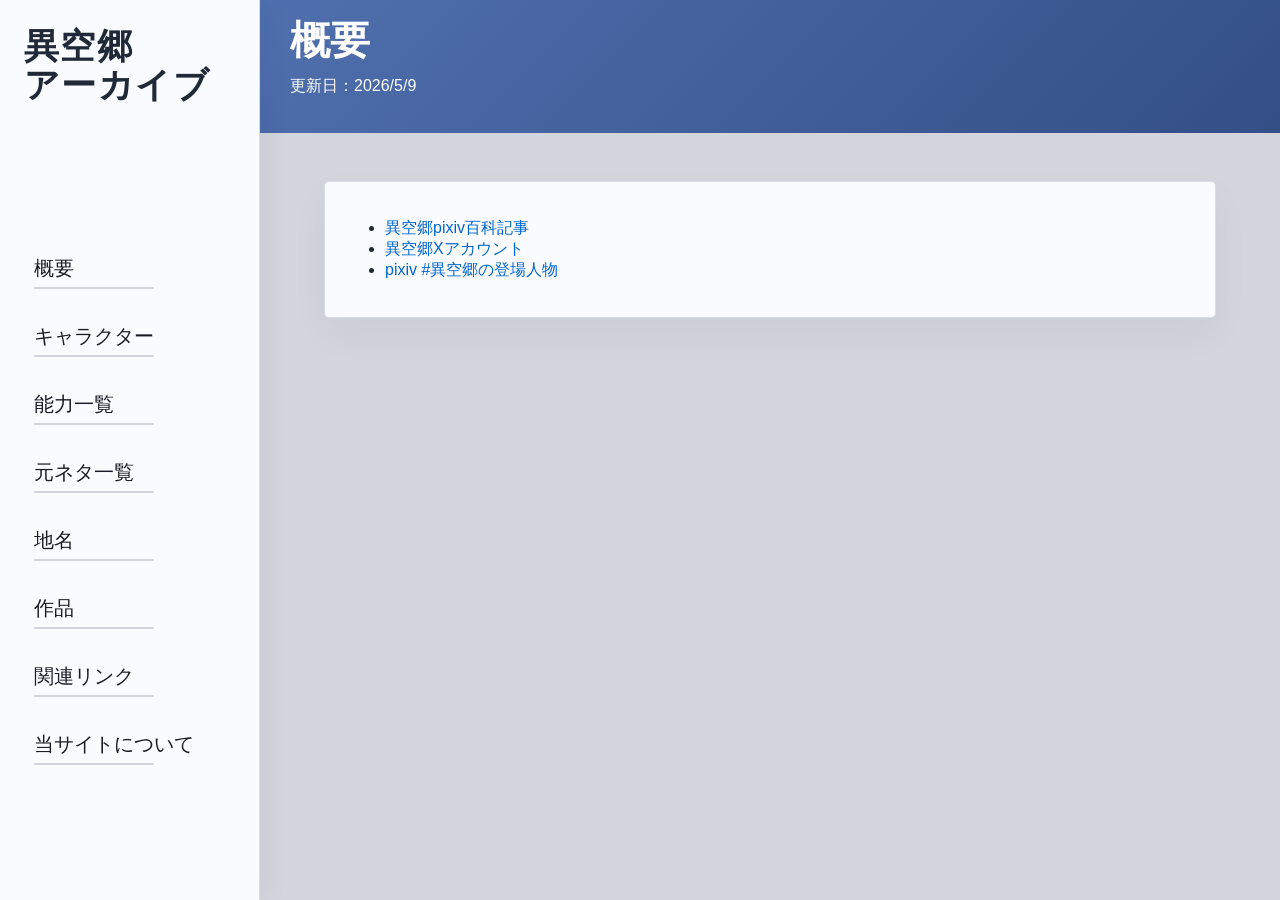
<file: links.html>
<!DOCTYPE html>
<html lang="ja">
<head>
  <meta charset="UTF-8" />
  <meta name="viewport" content="width=device-width, initial-scale=1.0" />
  <link rel="stylesheet" href="css/base.css">
  <script src="js/main.js" defer></script>
  <title>異空郷</title>
</head>

<body>
  <div class="mobile-header">
    <div class="mobile-title">異空郷</div>
    <button class="menu-button" id="menuButton" aria-label="メニューを開く">
      <span></span>
      <span></span>
      <span></span>
    </button>
  </div>

  <div class="overlay" id="overlay"></div>

  <div class="site">
    <aside class="sidebar" id="sidebar">
      <div class="site-title">異空郷<br>アーカイブ</div>

      <nav class="nav">
        <a href="index.html">概要</a>
        <a href="character.html">キャラクター</a>
        <a href="abilities.html">能力一覧</a>
        <a href="originalsourse.html">元ネタ一覧</a>
        <a href="places.html">地名</a>
        <a href="works.html">作品</a>
        <a href="links.html">関連リンク</a>
        <a href="about.html">当サイトについて</a>
      </nav>
    </aside>

    <main class="main">
      <header class="hero">
        <h1>概要</h1>
        <p>更新日：2026/5/9</p>
      </header>

      <div class="content">
        <section class="section">
          <ul>
            <li><a href="https://dic.pixiv.net/a/%E7%95%B0%E7%A9%BA%E9%83%B7#h2_6">
              異空郷pixiv百科記事</a></li>
            <li><a href="https://x.com/Tozai_Ikukyo">
              異空郷Xアカウント</a></li>
            <li><a href="https://www.pixiv.net/tags/%E7%95%B0%E7%A9%BA%E9%83%B7%E3%81%AE%E7%99%BB%E5%A0%B4%E4%BA%BA%E7%89%A9/artworks">
              pixiv #異空郷の登場人物</a></li>
          </ul>
        </section>

      </div>
    </main>
  </div>

</body>
</html>
</file>
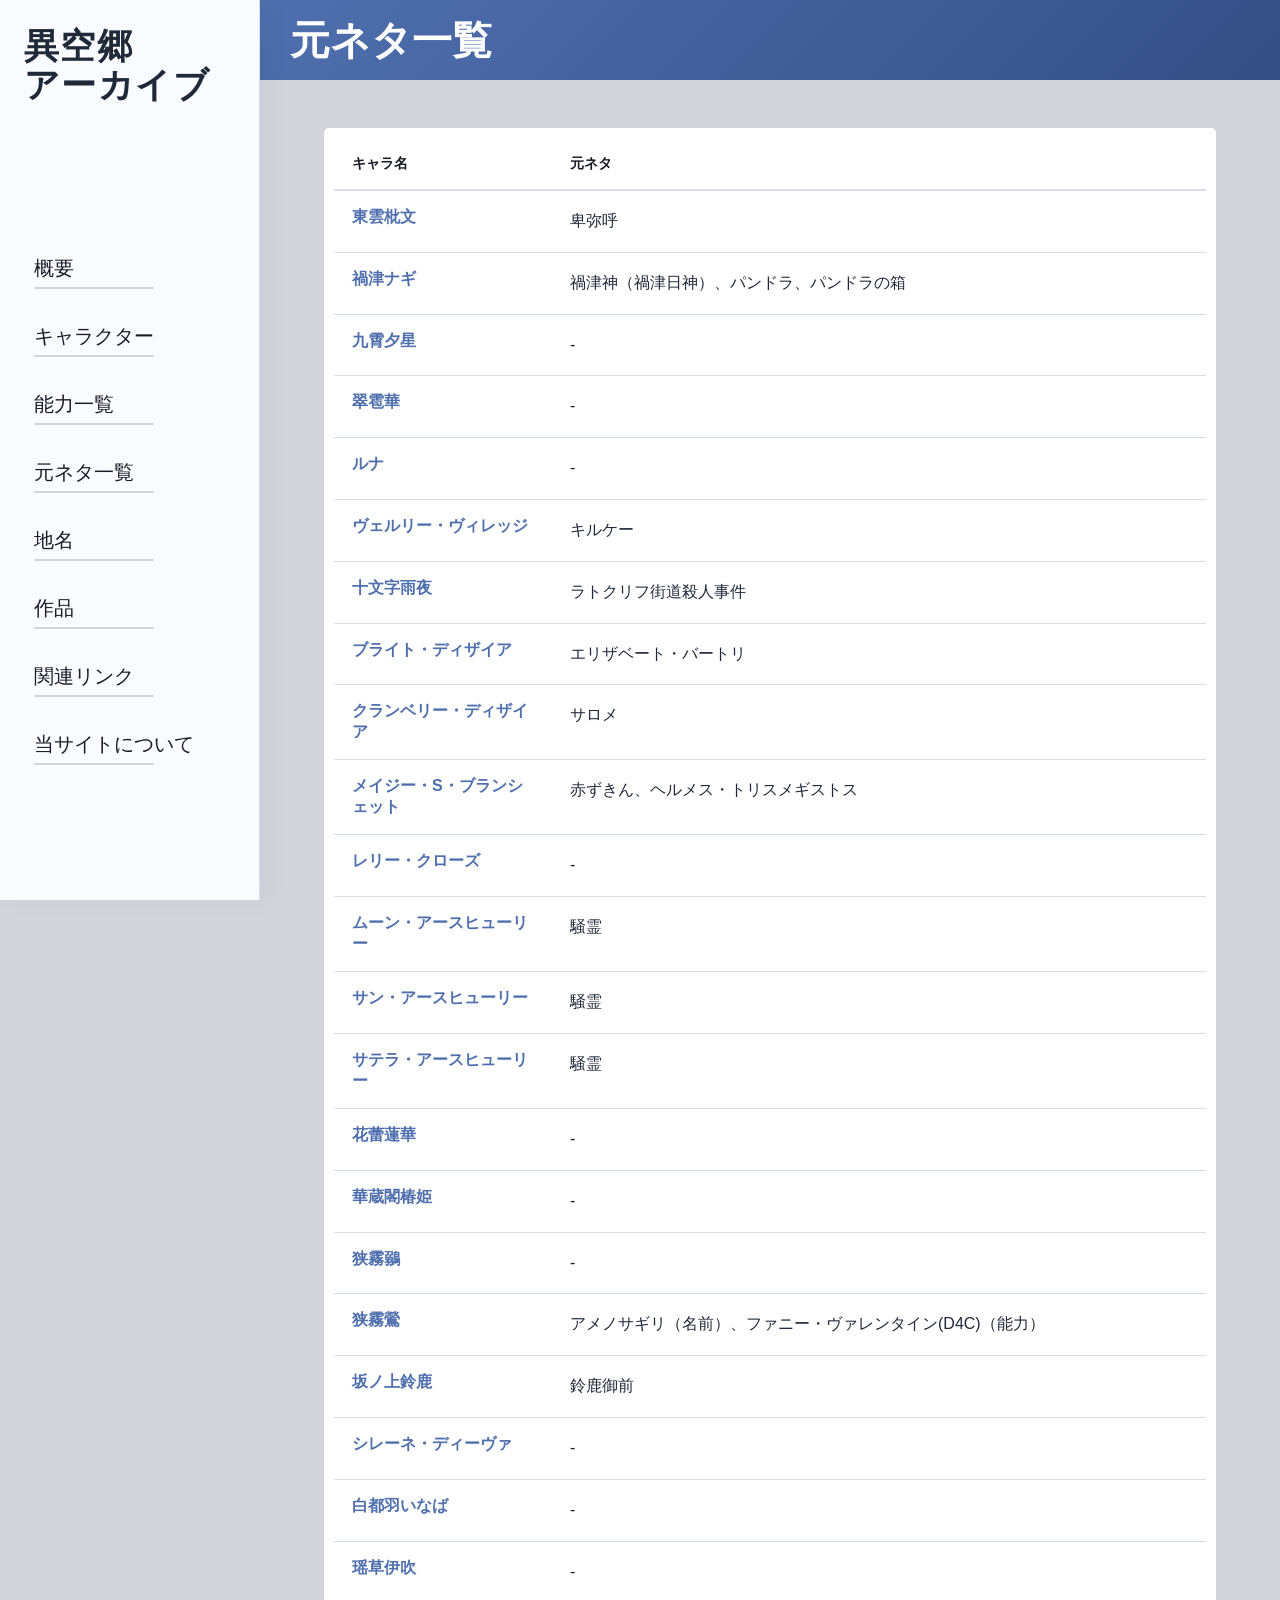
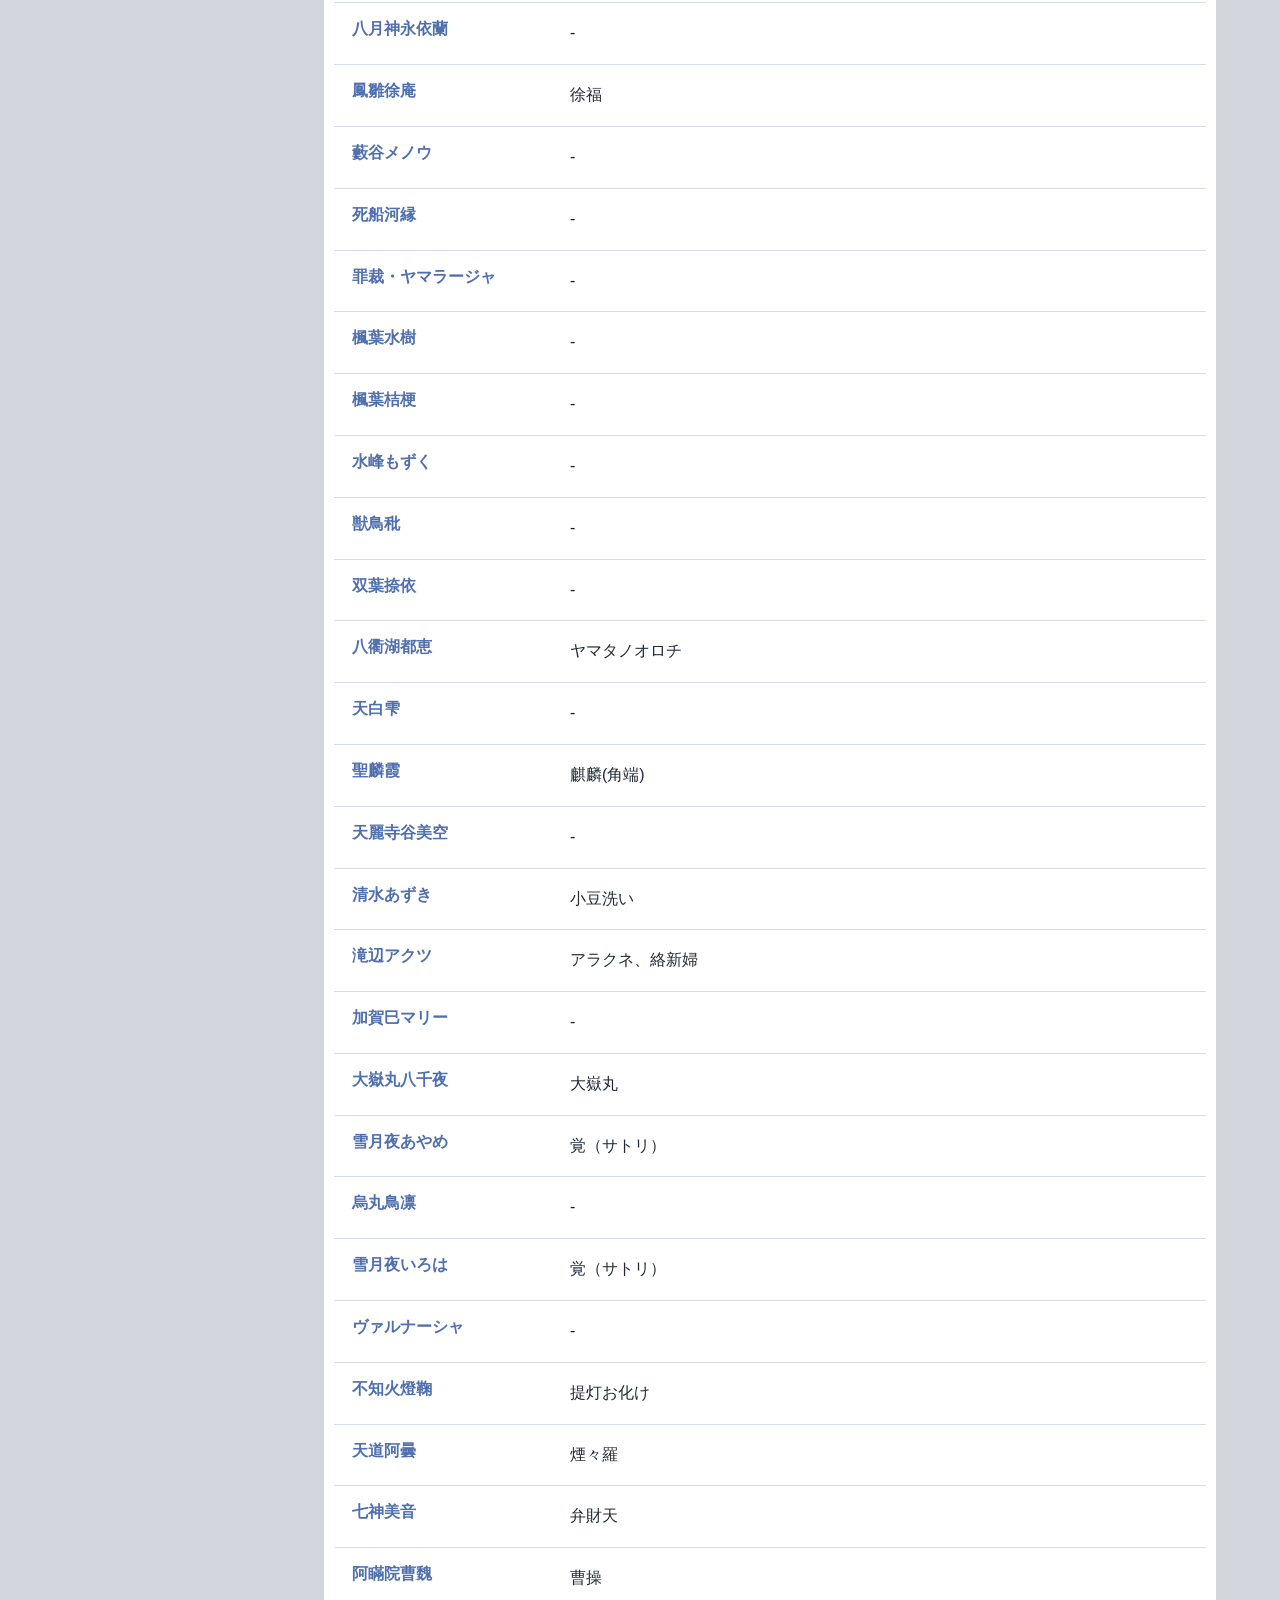
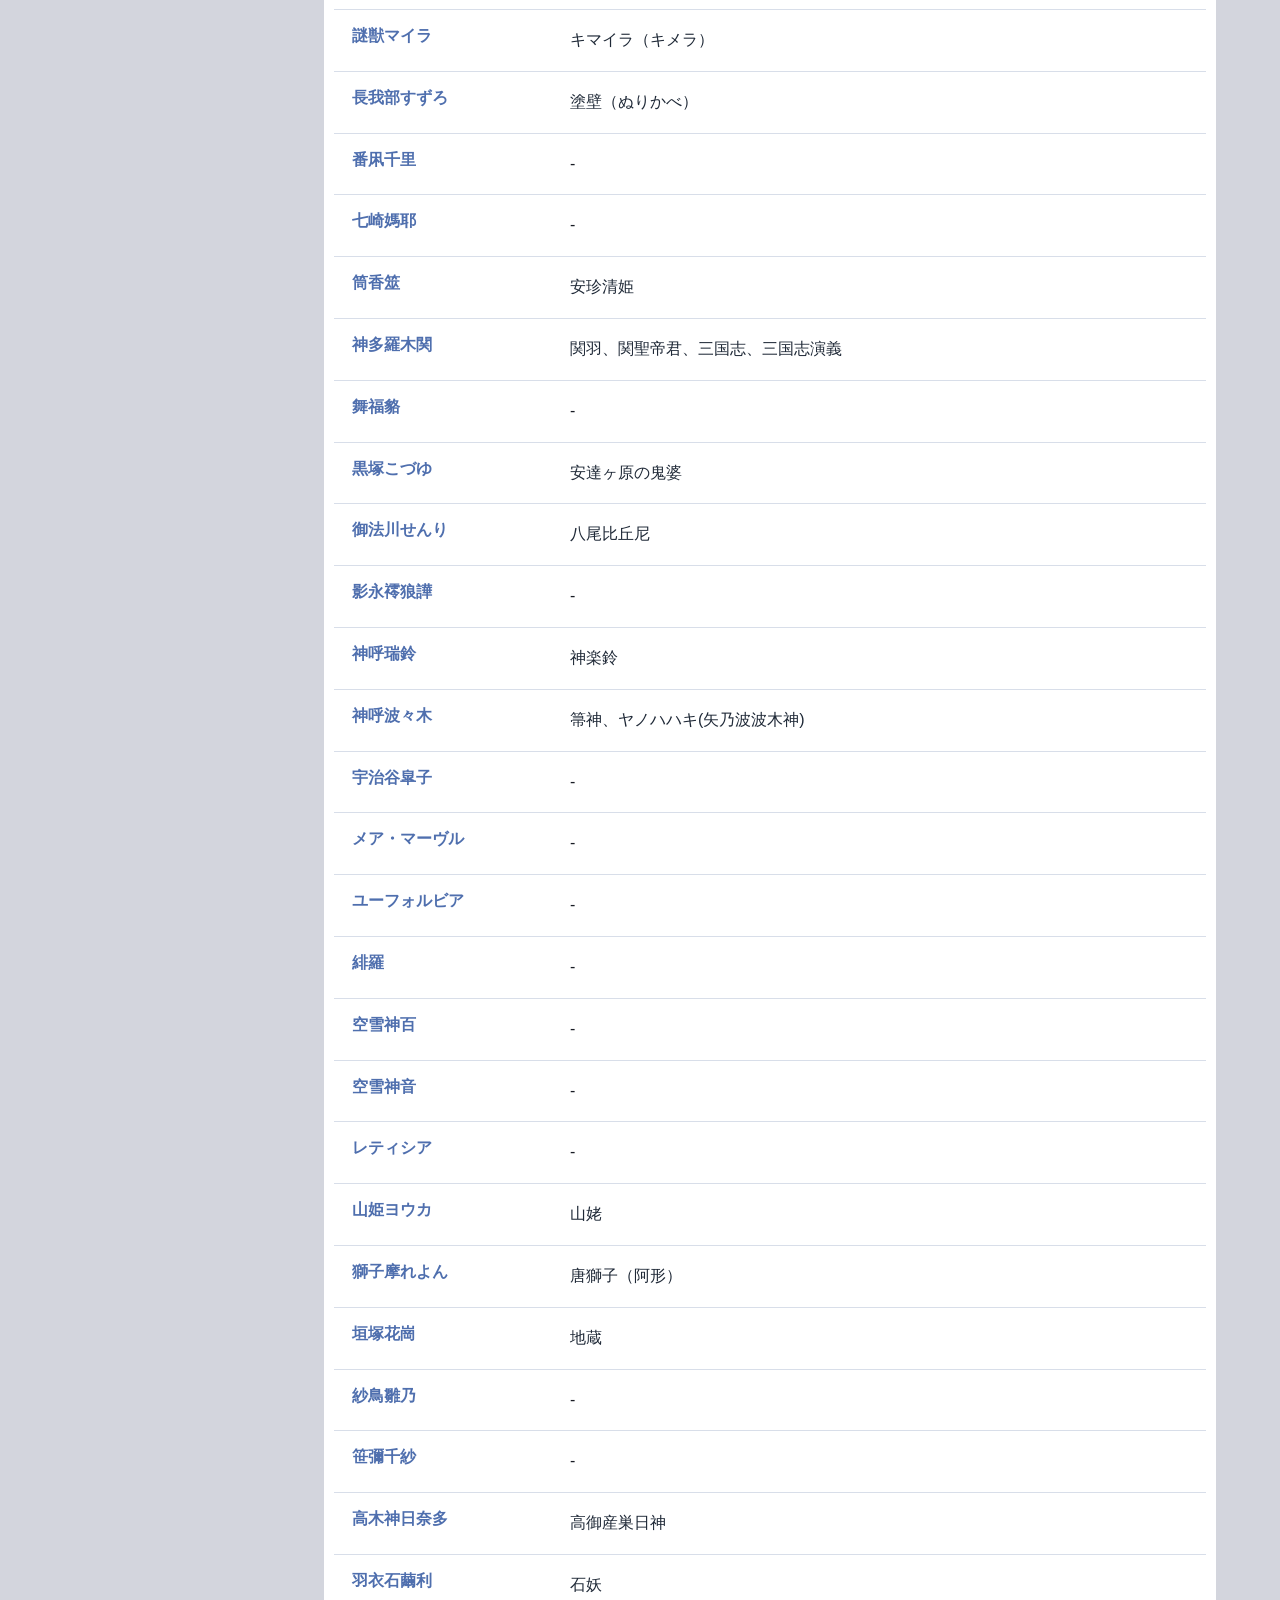
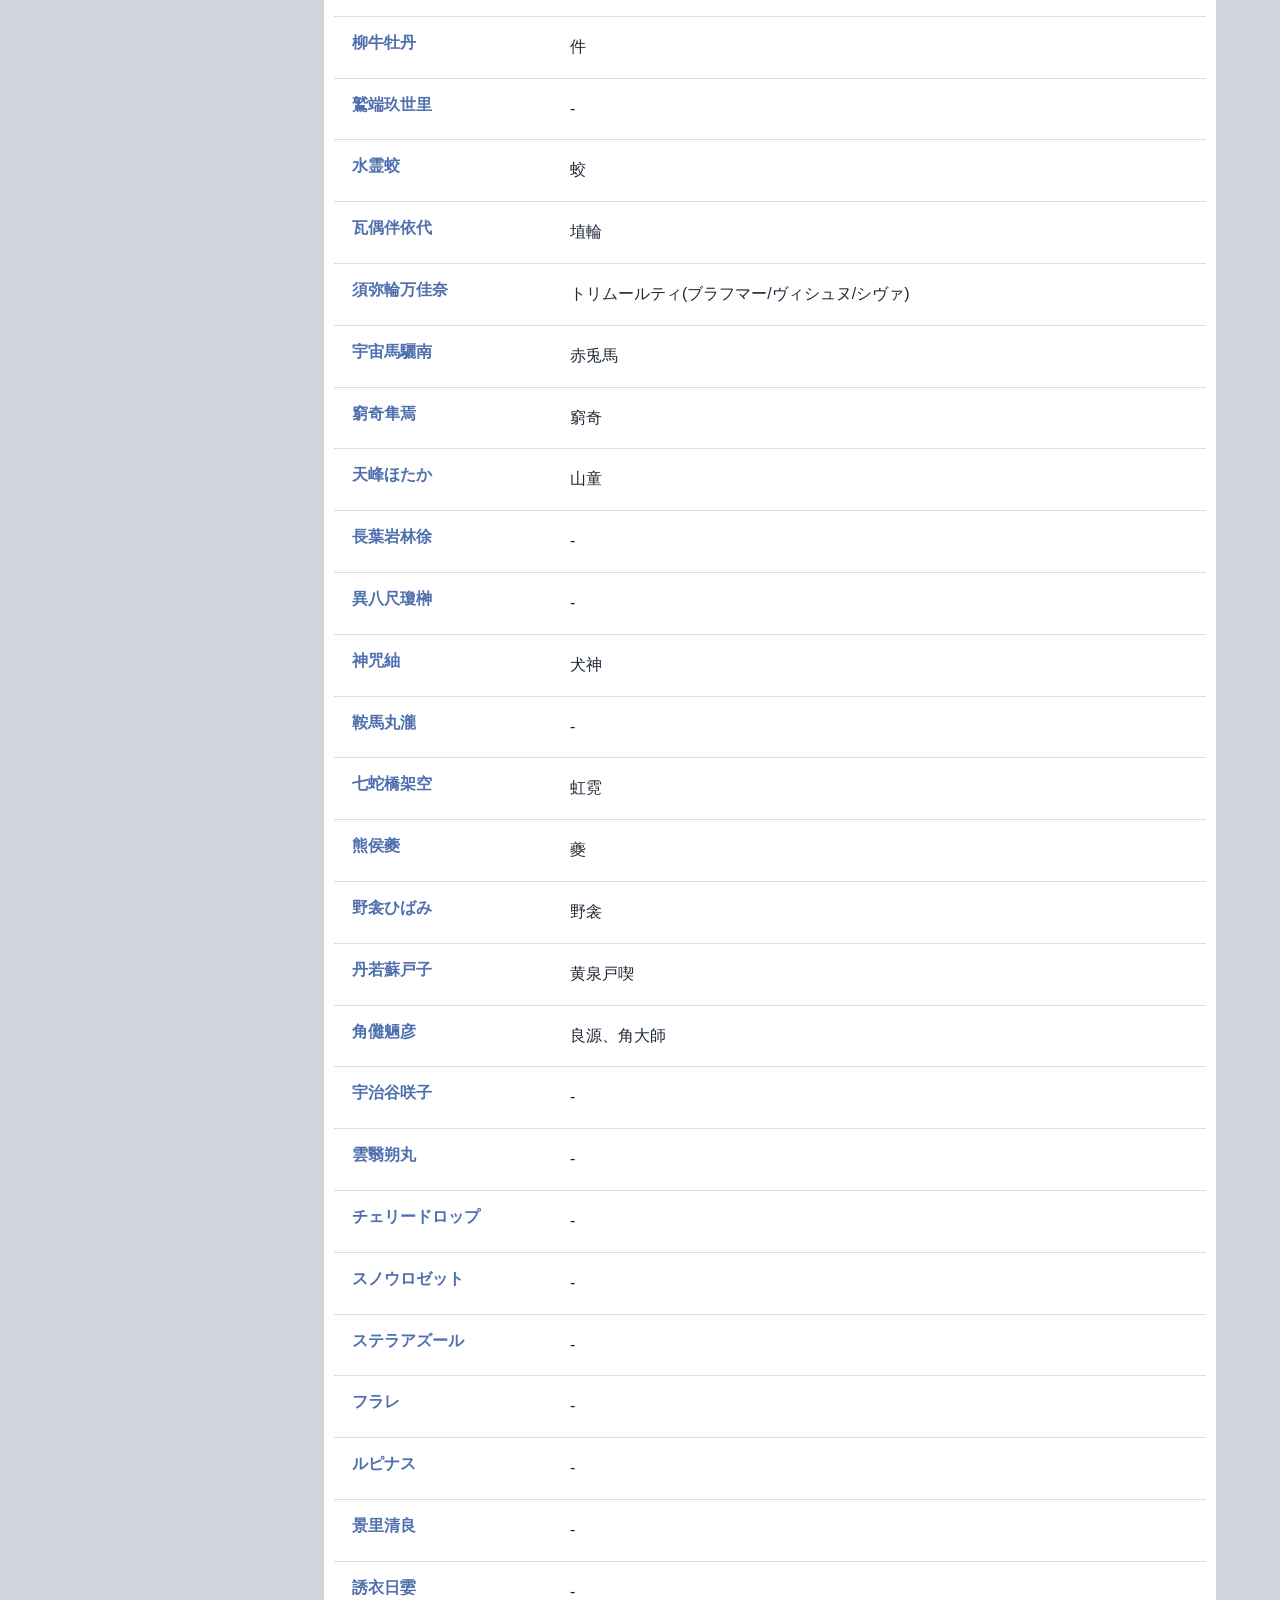
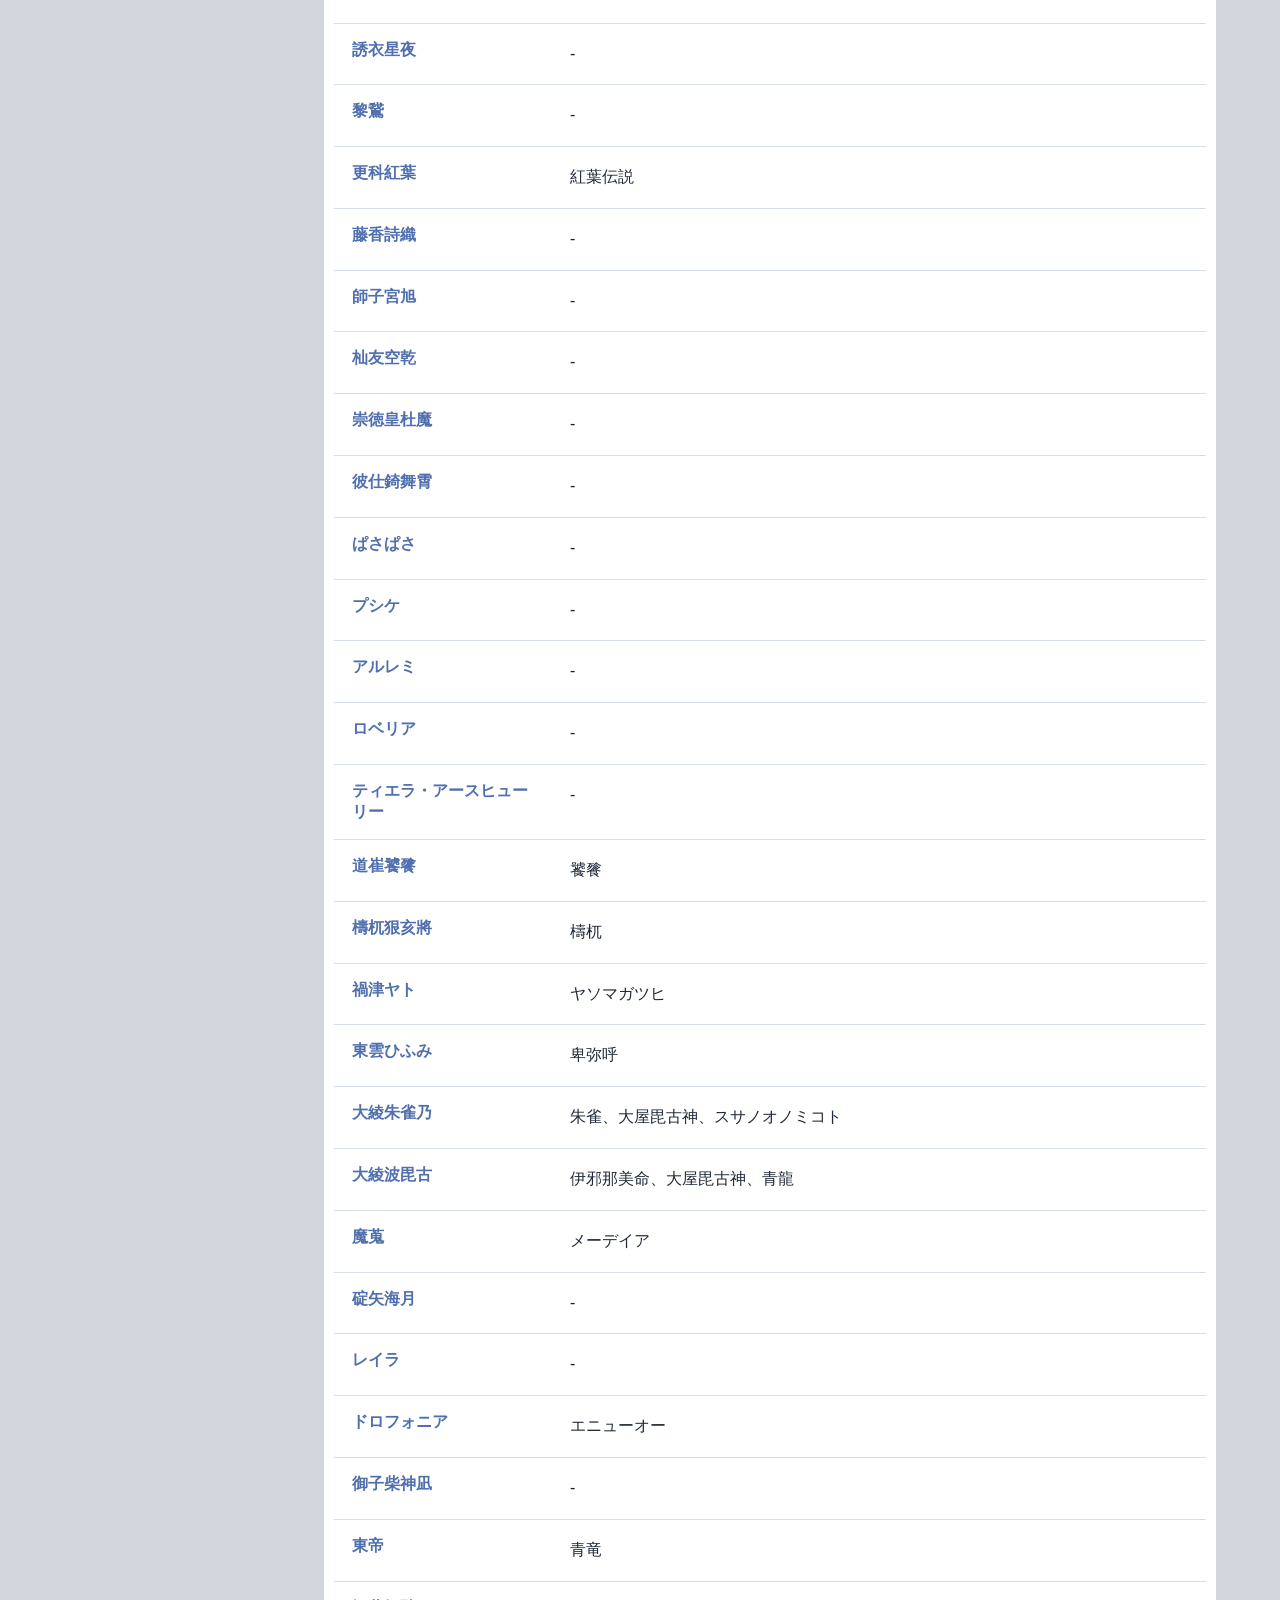
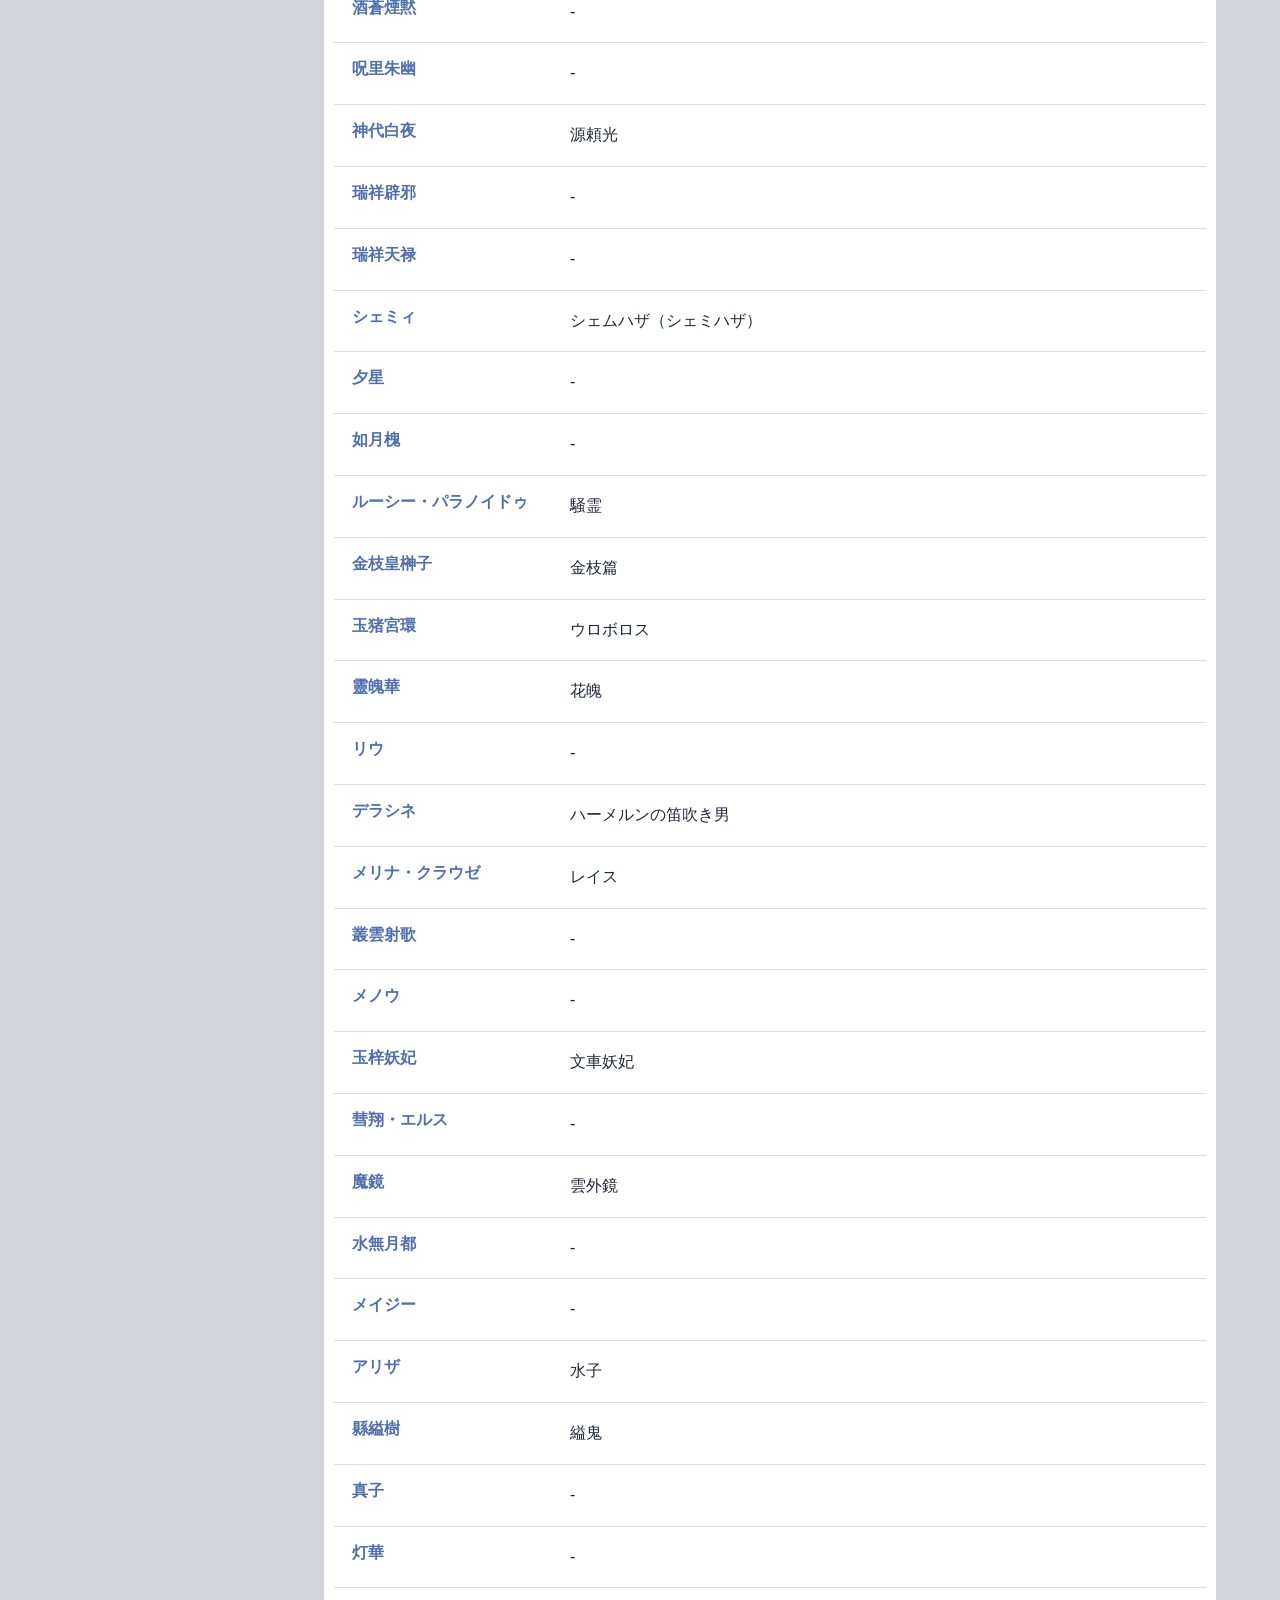
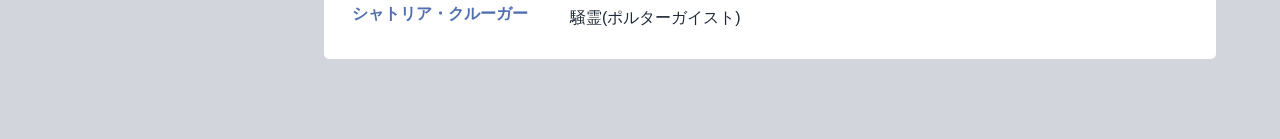
<file: originalsourse.html>
<!DOCTYPE html>
<html lang="ja">
<head>
  <meta charset="UTF-8" />
  <meta name="viewport" content="width=device-width, initial-scale=1.0" />
  <link rel="stylesheet" href="css/base.css">
  <script src="js/main.js" defer></script>
  <title>異空郷</title>
</head>

<body>
  <div class="mobile-header">
    <div class="mobile-title">異空郷</div>
    <button class="menu-button" id="menuButton" aria-label="メニューを開く">
      <span></span>
      <span></span>
      <span></span>
    </button>
  </div>

  <div class="overlay" id="overlay"></div>

  <div class="site">
    <aside class="sidebar" id="sidebar">
      <div class="site-title">異空郷<br>アーカイブ</div>

      <nav class="nav">
        <a href="index.html">概要</a>
        <a href="character.html">キャラクター</a>
        <a href="abilities.html">能力一覧</a>
        <a href="originalsourse.html">元ネタ一覧</a>
        <a href="places.html">地名</a>
        <a href="works.html">作品</a>
        <a href="links.html">関連リンク</a>
        <a href="about.html">当サイトについて</a>
      </nav>
    </aside>

    <main class="main">
      <header class="hero">
        <h1>元ネタ一覧</h1>
      </header>

      <div class="content">
        <section class="content-card">
          <div class="table-wrap">
            <table class="ability-table">
              <thead>
                <tr>
                  <th>キャラ名</th>
                  <th>元ネタ</th>
                </tr>
              </thead>
              <tbody id="abilityTableBody">
                <tr>
                  <td colspan="2">読み込み中...</td>
                </tr>
              </tbody>
            </table>
          </div>
        </section>
      </div>

    </main>
  </div>

  <script src="./js/originalsourse.js"></script>

</body>
</html>
</file>
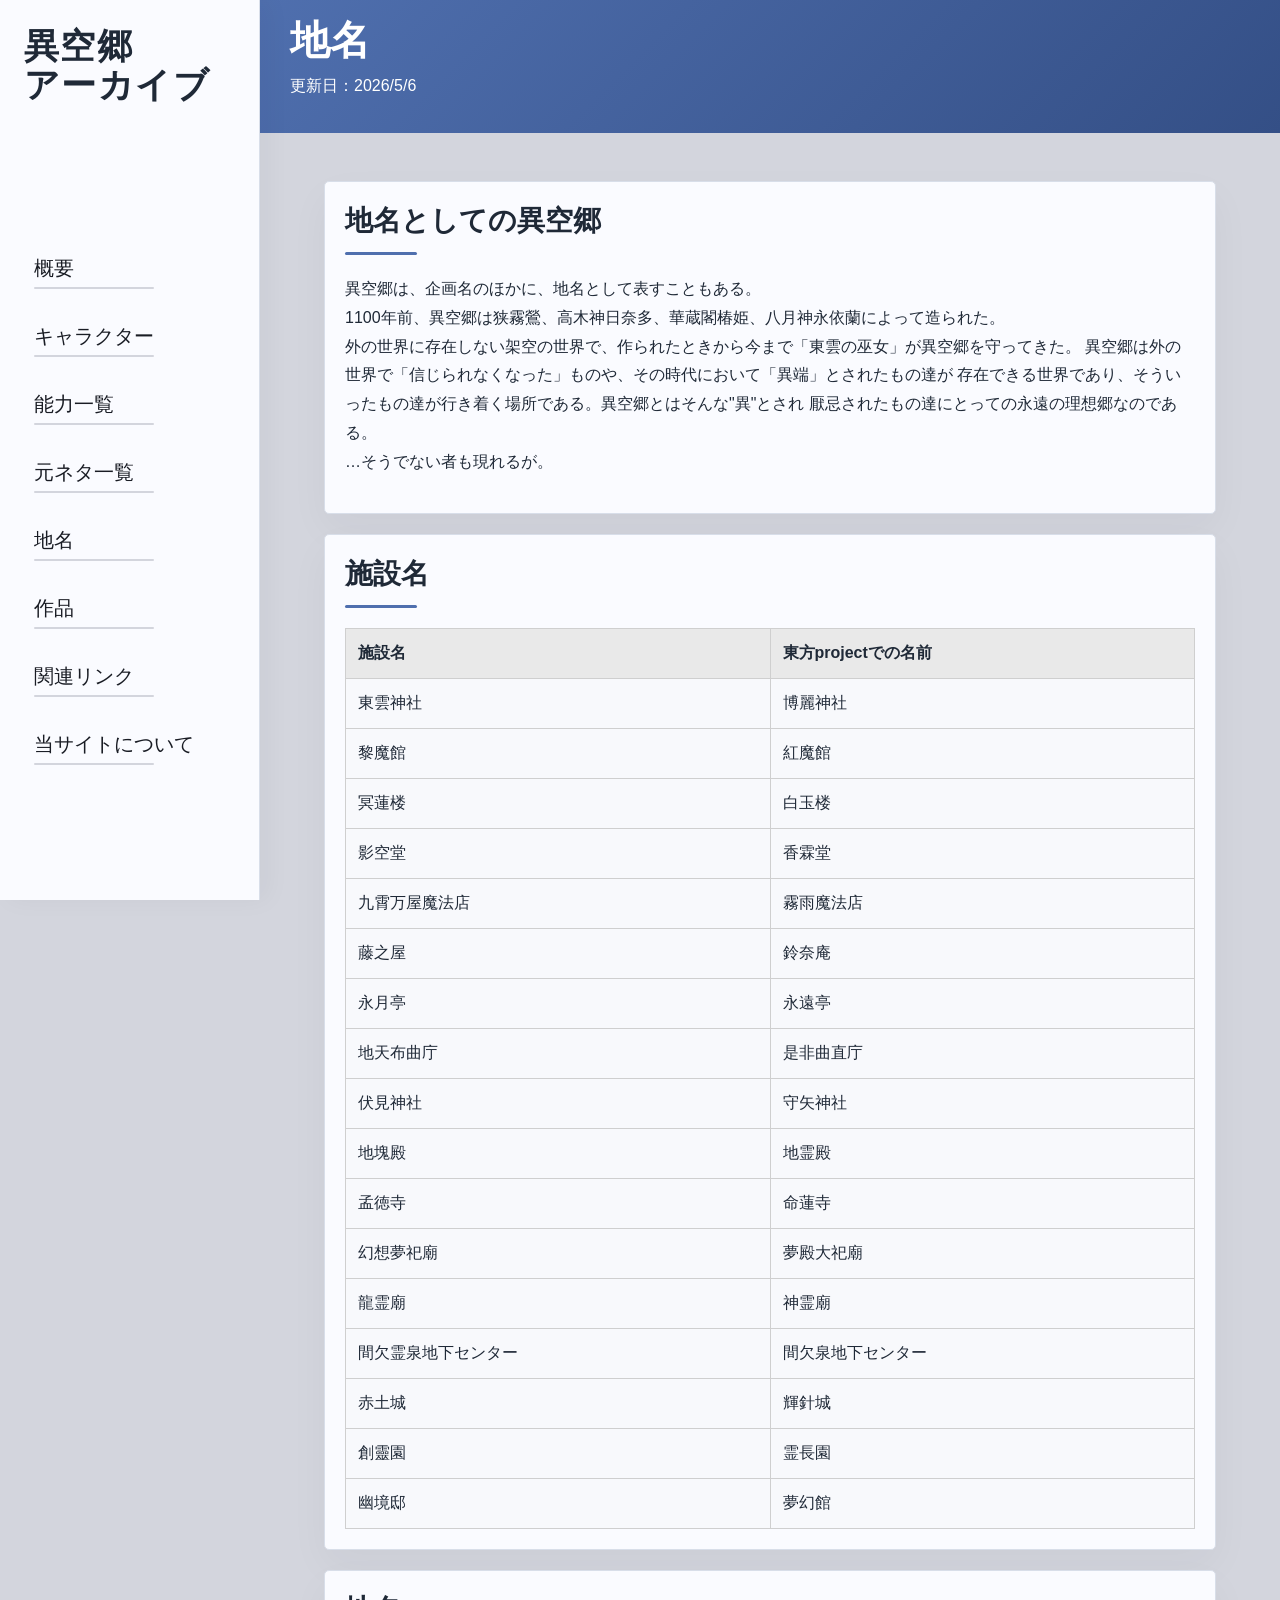
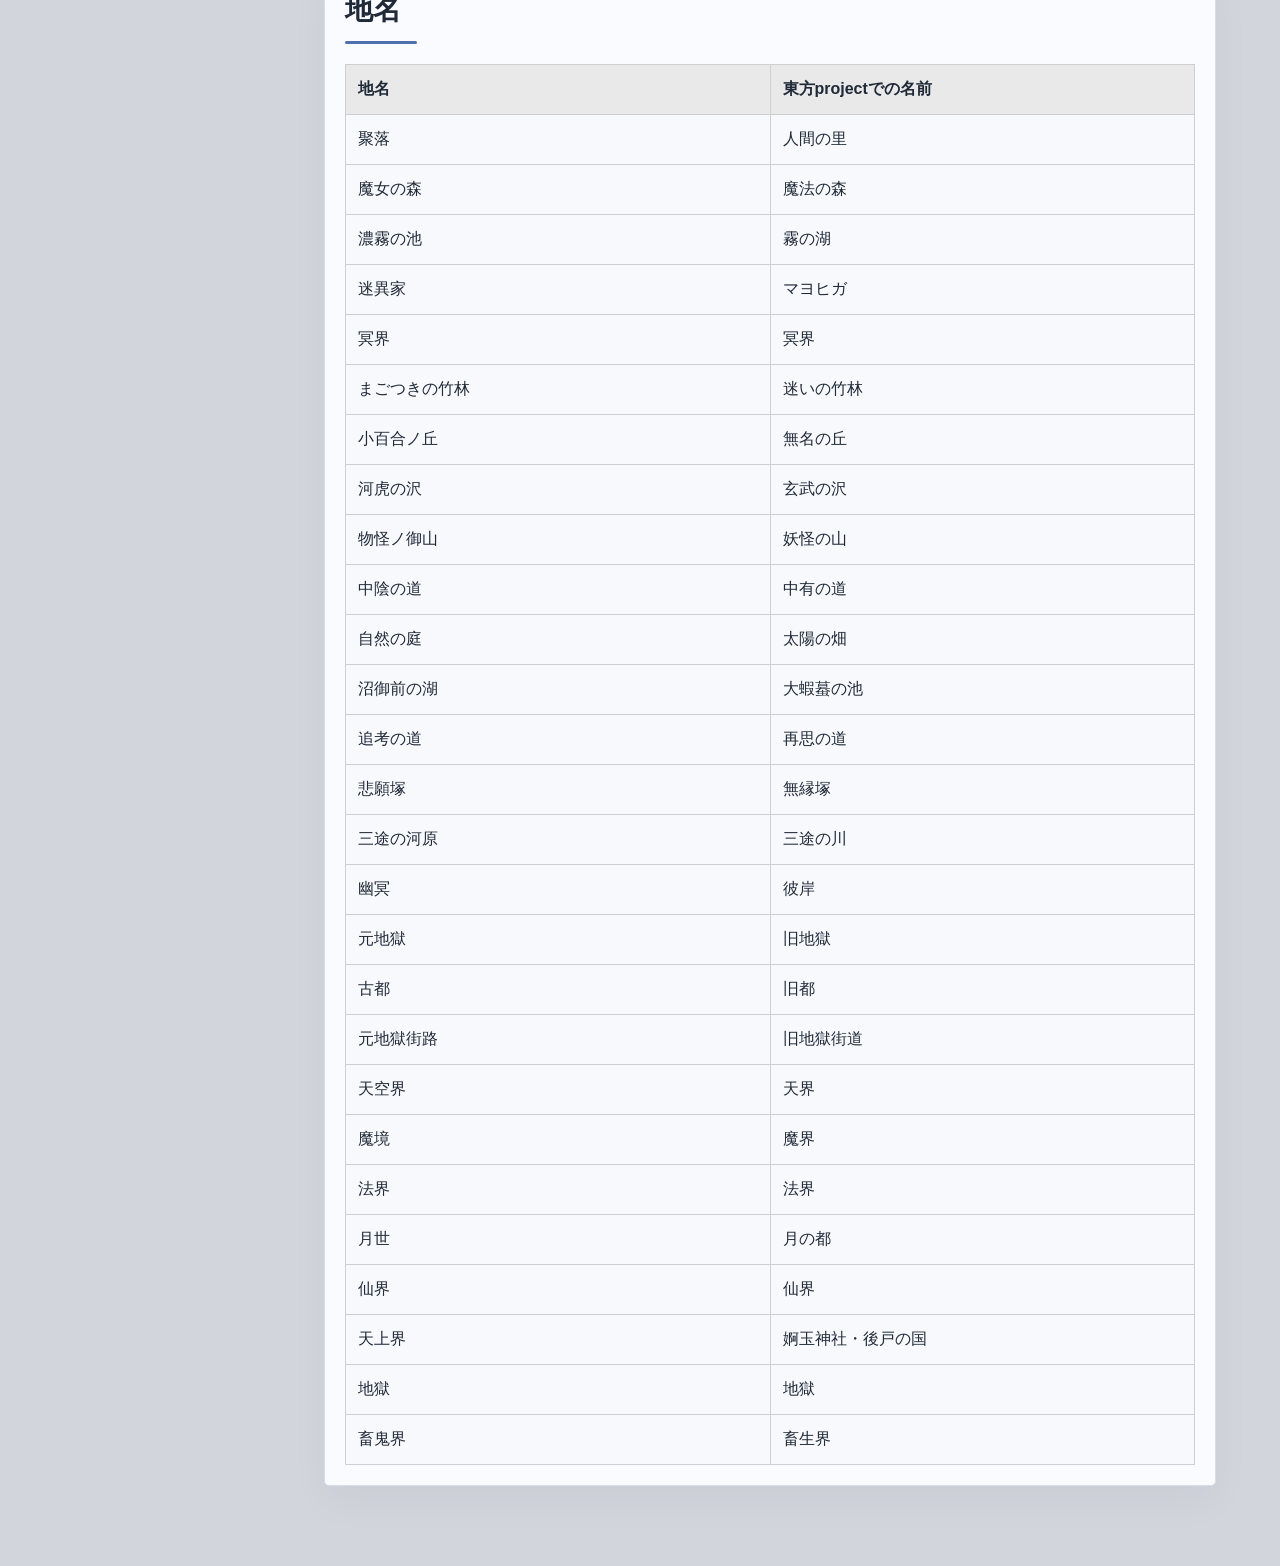
<file: places.html>
<!DOCTYPE html>
<html lang="ja">
<head>
  <meta charset="UTF-8" />
  <meta name="viewport" content="width=device-width, initial-scale=1.0" />
  <link rel="stylesheet" href="css/base.css">
  <script src="js/main.js" defer></script>
  <title>異空郷</title>
</head>

<body>
  <div class="mobile-header">
    <div class="mobile-title">異空郷</div>
    <button class="menu-button" id="menuButton" aria-label="メニューを開く">
      <span></span>
      <span></span>
      <span></span>
    </button>
  </div>

  <div class="overlay" id="overlay"></div>

  <div class="site">
    <aside class="sidebar" id="sidebar">
      <div class="site-title">異空郷<br>アーカイブ</div>

      <nav class="nav">
        <a href="index.html">概要</a>
        <a href="character.html">キャラクター</a>
        <a href="abilities.html">能力一覧</a>
        <a href="originalsourse.html">元ネタ一覧</a>
        <a href="places.html">地名</a>
        <a href="works.html">作品</a>
        <a href="links.html">関連リンク</a>
        <a href="about.html">当サイトについて</a>
      </nav>
    </aside>

    <main class="main">
      <header class="hero">
        <h1>地名</h1>
        <p>更新日：2026/5/6</p>
      </header>

      <div class="content">
        <section class="section">
          <h2>地名としての異空郷</h2>
          <p>
            異空郷は、企画名のほかに、地名として表すこともある。<br>
            1100年前、異空郷は狭霧鶯、高木神日奈多、華蔵閣椿姫、八月神永依蘭によって造られた。<br>
            外の世界に存在しない架空の世界で、作られたときから今まで「東雲の巫女」が異空郷を守ってきた。
            異空郷は外の世界で「信じられなくなった」ものや、その時代において「異端」とされたもの達が
            存在できる世界であり、そういったもの達が行き着く場所である。異空郷とはそんな"異"とされ
            厭忌されたもの達にとっての永遠の理想郷なのである。<br>
            …そうでない者も現れるが。
          </p>
        </section>

        <section class="section">
            <h2>施設名</h2>
            <table class="places-table">
                <thead>
                    <tr><th>施設名</th><th>東方projectでの名前</th></tr>
                </thead>

                <tbody>
                    <tr><td>東雲神社</td><td>博麗神社</td></tr>
                    <tr><td>黎魔館</td><td>紅魔館</td></tr>
                    <tr><td>冥蓮楼</td><td>白玉楼</td></tr>
                    <tr><td>影空堂</td><td>香霖堂</td></tr>
                    <tr><td>九霄万屋魔法店</td><td>霧雨魔法店</td></tr>
                    <tr><td>藤之屋</td><td>鈴奈庵</td></tr>
                    <tr><td>永月亭</td><td>永遠亭</td></tr>
                    <tr><td>地天布曲庁</td><td>是非曲直庁</td></tr>
                    <tr><td>伏見神社</td><td>守矢神社</td></tr>
                    <tr><td>地塊殿</td><td>地霊殿</td></tr>
                    <tr><td>孟徳寺</td><td>命蓮寺</td></tr>
                    <tr><td>幻想夢祀廟</td><td>夢殿大祀廟</td></tr>
                    <tr><td>龍霊廟</td><td>神霊廟</td></tr>
                    <tr><td>間欠霊泉地下センター</td><td>間欠泉地下センター</td></tr>
                    <tr><td>赤土城</td><td>輝針城</td></tr>
                    <tr><td>創靈園</td><td>霊長園</td></tr>
                    <tr><td>幽境邸</td><td>夢幻館</td></tr>
                </tbody>
            </table>
        </section>

        <section class="section">
            <h2>地名</h2>
            <table class="places-table">
                <thead>
                    <tr><th>地名</th><th>東方projectでの名前</th></tr>
                </thead>

                <tbody>
                    <tr><td>聚落</td><td>人間の里</td></tr>
                    <tr><td>魔女の森</td><td>魔法の森</td></tr>
                    <tr><td>濃霧の池</td><td>霧の湖</td></tr>
                    <tr><td>迷異家</td><td>マヨヒガ</td></tr>
                    <tr><td>冥界</td><td>冥界</td></tr>
                    <tr><td>まごつきの竹林</td><td>迷いの竹林</td></tr>
                    <tr><td>小百合ノ丘</td><td>無名の丘</td></tr>
                    <tr><td>河虎の沢</td><td>玄武の沢</td></tr>
                    <tr><td>物怪ノ御山</td><td>妖怪の山</td></tr>
                    <tr><td>中陰の道</td><td>中有の道</td></tr>
                    <tr><td>自然の庭</td><td>太陽の畑</td></tr>
                    <tr><td>沼御前の湖</td><td>大蝦蟇の池</td></tr>
                    <tr><td>追考の道</td><td>再思の道</td></tr>
                    <tr><td>悲願塚</td><td>無縁塚</td></tr>
                    <tr><td>三途の河原</td><td>三途の川</td></tr>
                    <tr><td>幽冥</td><td>彼岸</td></tr>
                    <tr><td>元地獄</td><td>旧地獄</td></tr>
                    <tr><td>古都</td><td>旧都</td></tr>
                    <tr><td>元地獄街路</td><td>旧地獄街道</td></tr>
                    <tr><td>天空界</td><td>天界</td></tr>
                    <tr><td>魔境</td><td>魔界</td></tr>
                    <tr><td>法界</td><td>法界</td></tr>
                    <tr><td>月世</td><td>月の都</td></tr>
                    <tr><td>仙界</td><td>仙界</td></tr>
                    <tr><td>天上界</td><td>婀玉神社・後戸の国</td></tr>
                    <tr><td>地獄</td><td>地獄</td></tr>
                    <tr><td>畜鬼界</td><td>畜生界</td></tr>
                </tbody>
            </table>
        </section>

      </div>
    </main>
  </div>

</body>
</html>
</file>
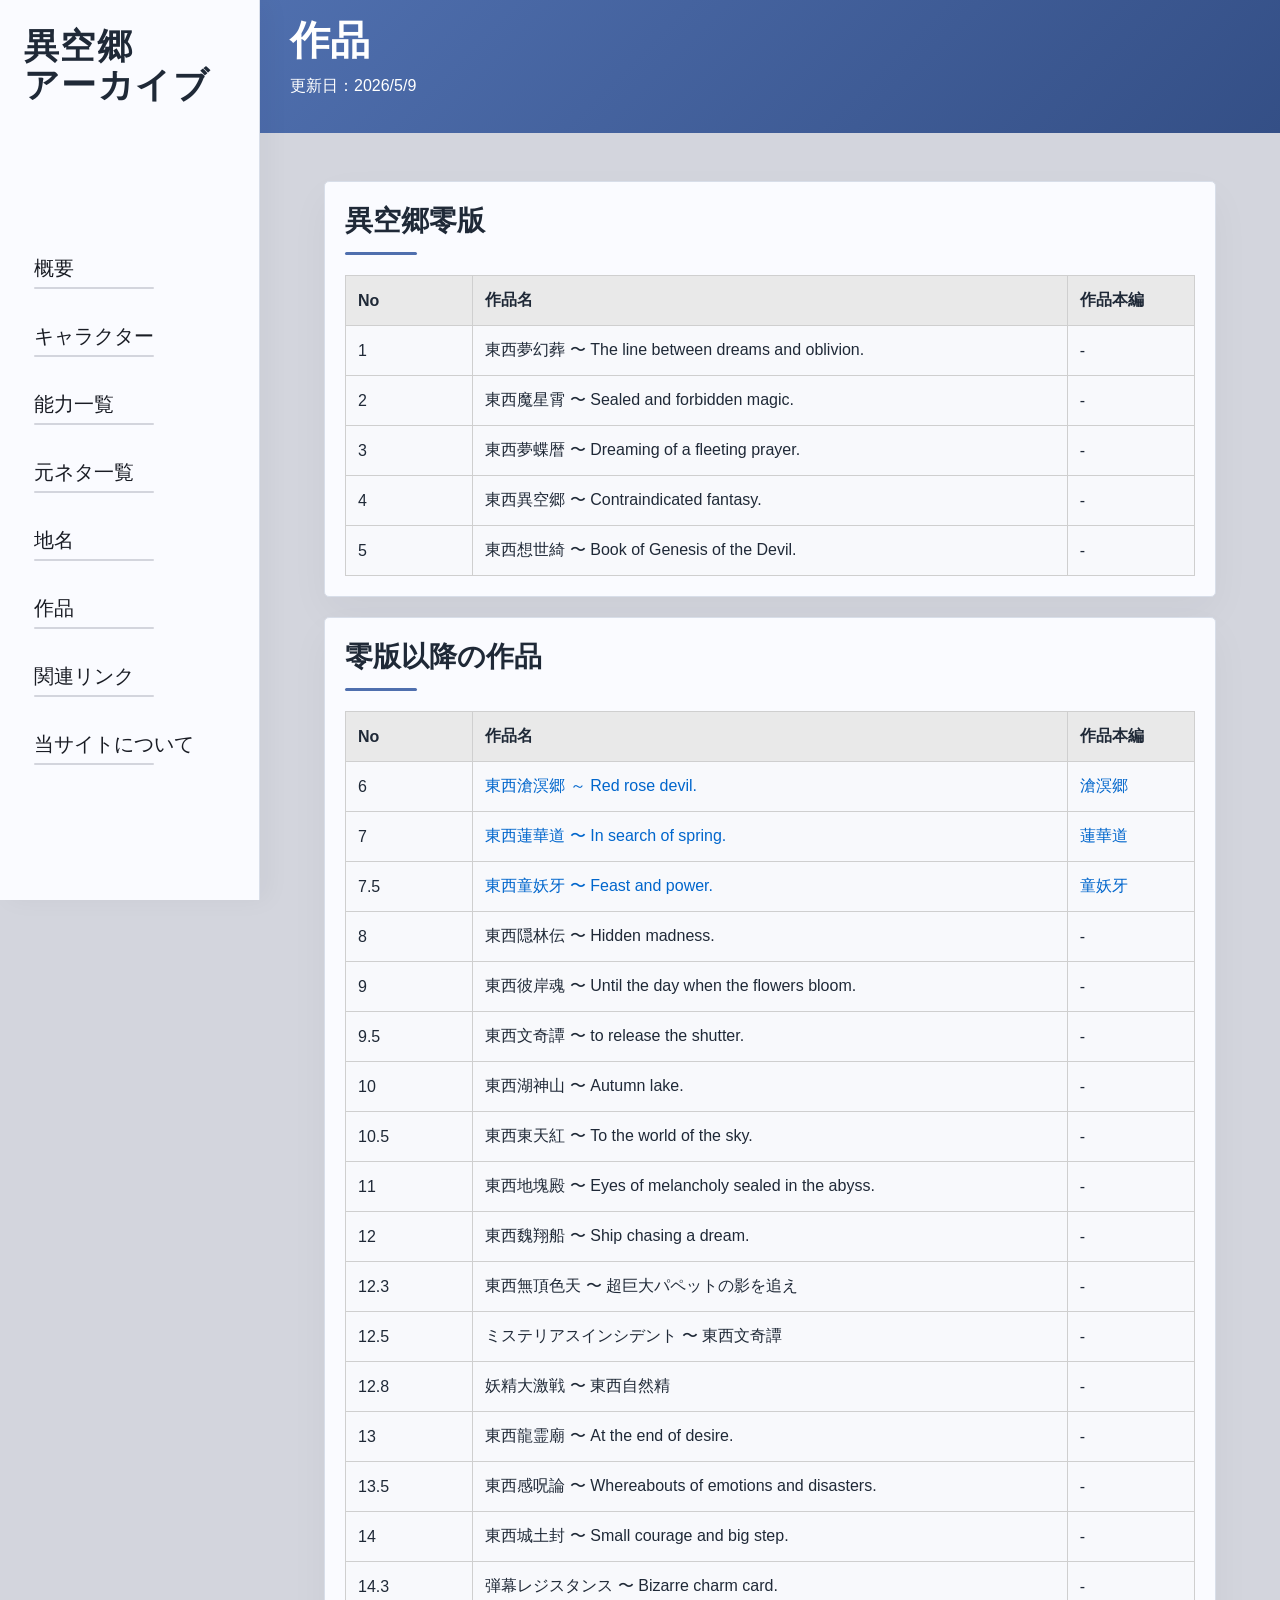
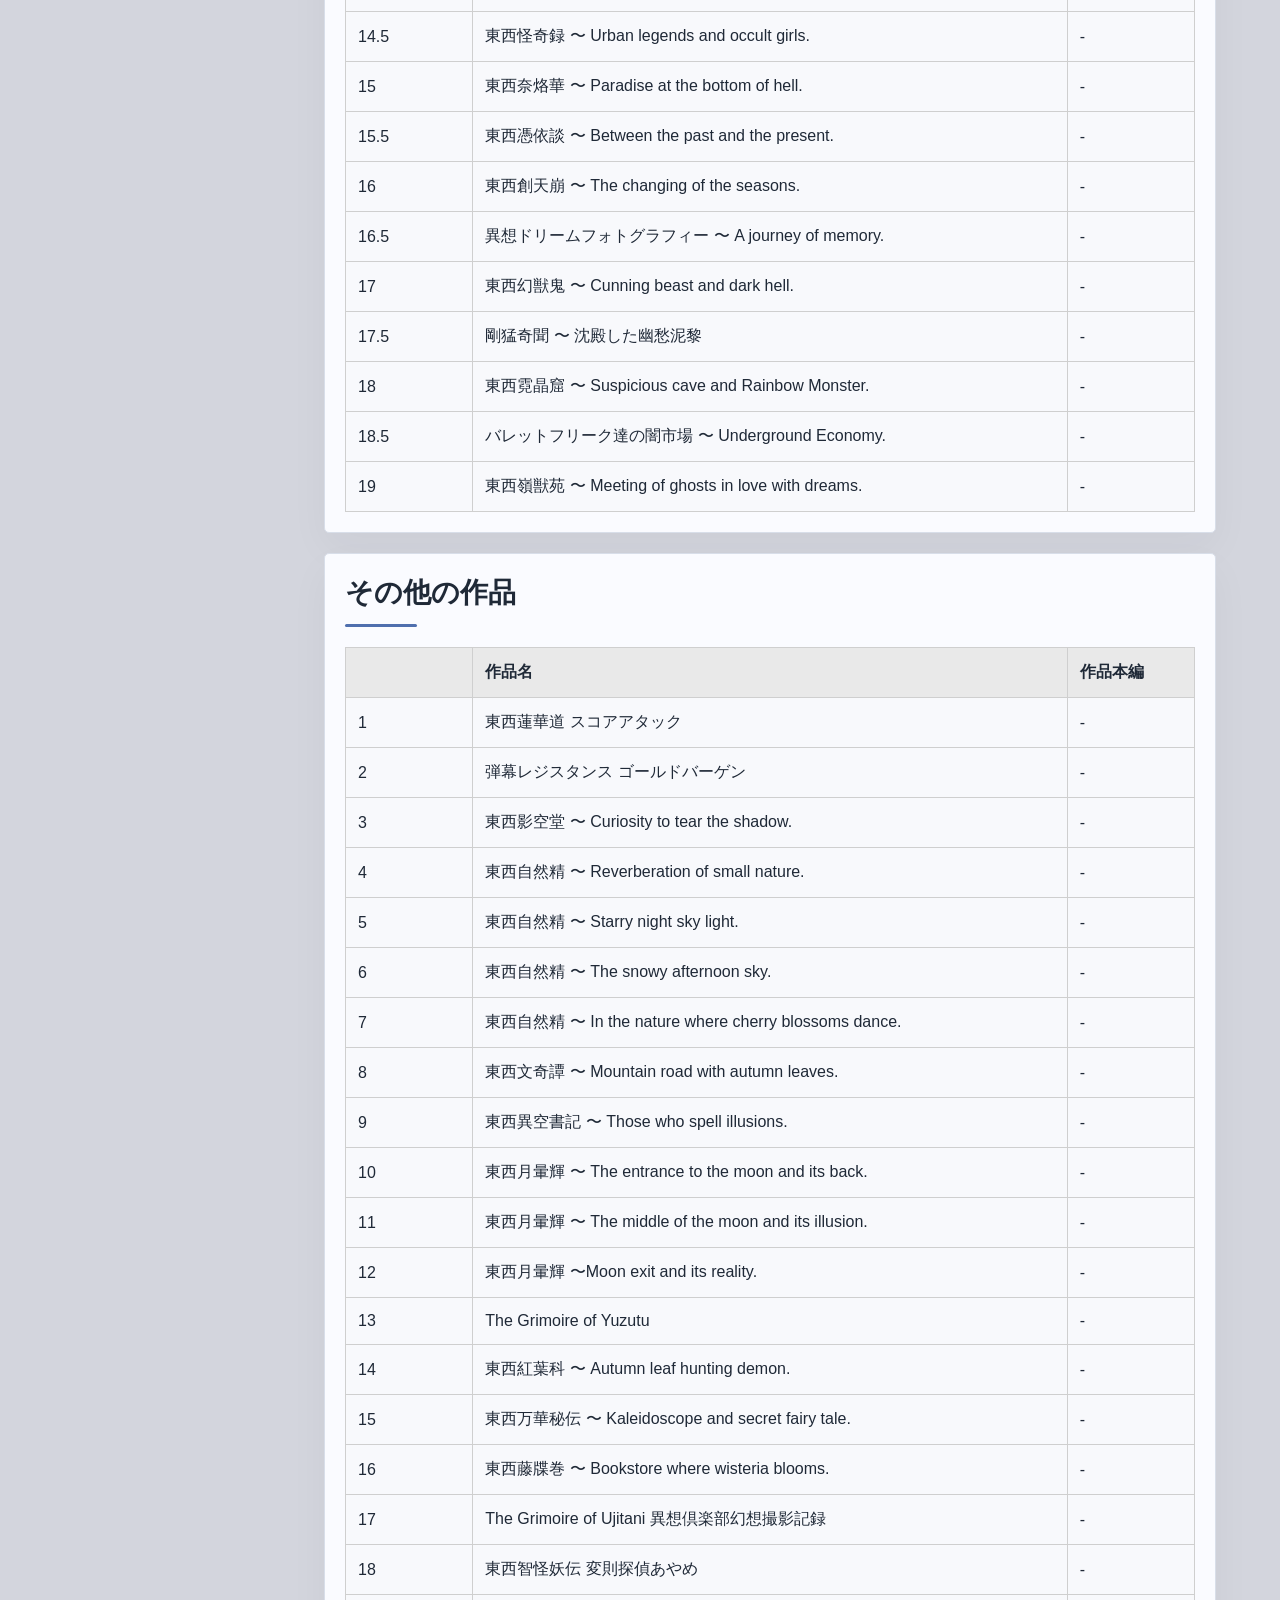
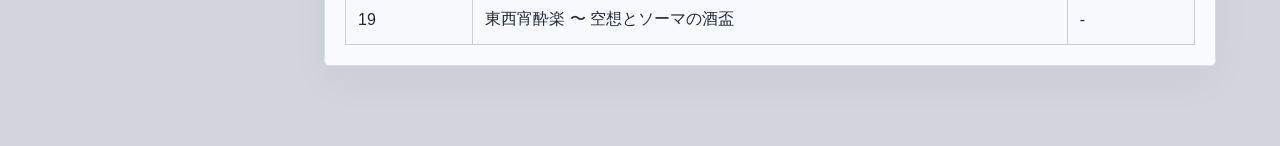
<file: works.html>
<!DOCTYPE html>
<html lang="ja">
<head>
  <meta charset="UTF-8" />
  <meta name="viewport" content="width=device-width, initial-scale=1.0" />
  <link rel="stylesheet" href="css/base.css">
  <script src="js/main.js" defer></script>
  <title>異空郷</title>
</head>

<body>
  <div class="mobile-header">
    <div class="mobile-title">異空郷</div>
    <button class="menu-button" id="menuButton" aria-label="メニューを開く">
      <span></span>
      <span></span>
      <span></span>
    </button>
  </div>

  <div class="overlay" id="overlay"></div>

  <div class="site">
    <aside class="sidebar" id="sidebar">
      <div class="site-title">異空郷<br>アーカイブ</div>

      <nav class="nav">
        <a href="index.html">概要</a>
        <a href="character.html">キャラクター</a>
        <a href="abilities.html">能力一覧</a>
        <a href="originalsourse.html">元ネタ一覧</a>
        <a href="places.html">地名</a>
        <a href="works.html">作品</a>
        <a href="links.html">関連リンク</a>
        <a href="about.html">当サイトについて</a>
      </nav>
    </aside>

    <main class="main">
      <header class="hero">
        <h1>作品</h1>
        <p>更新日：2026/5/9</p>
      </header>

      <!-- ########################################################################## -->
      <div class="content">
        <section class="section">
          <h2>異空郷零版</h2>
          <table class="works-table">
              <thead>
                  <tr>
                  <th>No</th>
                  <th>作品名</th>
                  <th>作品本編</th>
                  </tr>
              </thead>

              <tbody>
                  <tr><td>1</td>
                  <td>東西夢幻葬 〜 The line between dreams and oblivion.</td><td>-</td>
                  </tr>

                  <tr><td>2</td>
                  <td>東西魔星霄 〜 Sealed and forbidden magic.</td><td>-</td>
                  </tr>

                  <tr><td>3</td>
                  <td>東西夢蝶暦 〜 Dreaming of a fleeting prayer.</td><td>-</td>
                  </tr>

                  <tr><td>4</td>
                  <td>東西異空郷 〜 Contraindicated fantasy.</td><td>-</td>
                  </tr>

                  <tr><td>5</td>
                  <td>東西想世綺 〜 Book of Genesis of the Devil.</td><td>-</td>
                  </tr>
              </tbody>
          </table>
        </section>

        <!-- ########################################################################## -->
        <section class="section">
          <h2>零版以降の作品</h2>
          <table class="works-table">
              <thead>
                  <tr>
                  <th>No</th>
                  <th>作品名</th>
                  <th>作品本編</th>
                  </tr>
              </thead>

              <tbody>
                  <tr><td>6</td>
                  <td>
                      <a href="https://dic.pixiv.net/a/%E6%9D%B1%E8%A5%BF%E6%BB%84%E6%BA%9F%E9%83%B7">
                      東西滄溟郷 ～ Red rose devil.
                      </a>
                  </td><td>
                      <a href="https://www.pixiv.net/novel/show.php?id=11869569">滄溟郷</a>
                  </td>
                  </tr>

                  <tr><td>7</td>
                  <td>
                      <a href="https://dic.pixiv.net/a/%E6%9D%B1%E8%A5%BF%E8%93%AE%E8%8F%AF%E9%81%93">
                      東西蓮華道 〜 In search of spring.
                      </a>
                  </td><td>
                      <a href="https://www.pixiv.net/novel/show.php?id=11885342">蓮華道</a>
                  </td>
                  </tr>

                  <tr><td>7.5</td>
                  <td>
                      <a href="https://dic.pixiv.net/a/%E6%9D%B1%E8%A5%BF%E7%AB%A5%E5%A6%96%E7%89%99">
                      東西童妖牙 〜 Feast and power.
                      </a>
                  </td><td>
                      <a href="https://www.pixiv.net/novel/show.php?id=11922029">童妖牙</a>
                  </td>
                  </tr>

                  <tr><td>8</td>
                  <td>東西隠林伝 〜 Hidden madness.</td><td>-</td>
                  </tr>

                  <tr><td>9</td>
                  <td>東西彼岸魂 〜 Until the day when the flowers bloom.</td><td>-</td>
                  </tr>

                  <tr><td>9.5</td>
                  <td>東西文奇譚 〜 to release the shutter.</td><td>-</td>
                  </tr>

                  <tr><td>10</td>
                  <td>東西湖神山 〜 Autumn lake.</td><td>-</td>
                  </tr>

                  <tr><td>10.5</td>
                  <td>東西東天紅 〜 To the world of the sky.</td><td>-</td>
                  </tr>

                  <tr><td>11</td>
                  <td>東西地塊殿 〜 Eyes of melancholy sealed in the abyss.</td><td>-</td>
                  </tr>

                  <tr><td>12</td>
                  <td>東西魏翔船 〜 Ship chasing a dream.</td><td>-</td>
                  </tr>

                  <tr><td>12.3</td>
                  <td>東西無頂色天 〜 超巨大パペットの影を追え</td><td>-</td>
                  </tr>

                  <tr><td>12.5</td>
                  <td>ミステリアスインシデント 〜 東西文奇譚</td><td>-</td>
                  </tr>

                  <tr><td>12.8</td>
                  <td>妖精大激戦 〜 東西自然精</td><td>-</td>
                  </tr>

                  <tr><td>13</td>
                  <td>東西龍霊廟 〜 At the end of desire.</td><td>-</td>
                  </tr>

                  <tr><td>13.5</td>
                  <td>東西感呪論 〜 Whereabouts of emotions and disasters.</td><td>-</td>
                  </tr>

                  <tr><td>14</td>
                  <td>東西城土封 〜 Small courage and big step.</td><td>-</td>
                  </tr>

                  <tr><td>14.3</td>
                  <td>弾幕レジスタンス 〜 Bizarre charm card.</td><td>-</td>
                  </tr>

                  <tr><td>14.5</td>
                  <td>東西怪奇録 〜 Urban legends and occult girls.</td><td>-</td>
                  </tr>

                  <tr><td>15</td>
                  <td>東西奈烙華 〜 Paradise at the bottom of hell.</td><td>-</td>
                  </tr>

                  <tr><td>15.5</td>
                  <td>東西憑依談 〜 Between the past and the present.</td><td>-</td>
                  </tr>

                  <tr><td>16</td>
                  <td>東西創天崩 〜 The changing of the seasons.</td><td>-</td>
                  </tr>

                  <tr><td>16.5</td>
                  <td>異想ドリームフォトグラフィー 〜 A journey of memory.</td><td>-</td>
                  </tr>

                  <tr><td>17</td>
                  <td>東西幻獣鬼 〜 Cunning beast and dark hell.</td><td>-</td>
                  </tr>

                  <tr><td>17.5</td>
                  <td>剛猛奇聞 〜 沈殿した幽愁泥黎</td><td>-</td>
                  </tr>

                  <tr><td>18</td>
                  <td>東西霓晶窟 〜 Suspicious cave and Rainbow Monster.</td><td>-</td>
                  </tr>

                  <tr><td>18.5</td>
                  <td>バレットフリーク達の闇市場 〜 Underground Economy.</td><td>-</td>
                  </tr>

                  <tr><td>19</td>
                  <td>東西嶺獣苑 〜 Meeting of ghosts in love with dreams.</td><td>-</td>
                  </tr>
              </tbody>
          </table>
        </section>

        <!-- ########################################################################## -->
        <section class="section">
          <h2>その他の作品</h2>
          <table class="works-table">
              <thead>
                  <tr>
                  <th></th>
                  <th>作品名</th>
                  <th>作品本編</th>
                  </tr>
              </thead>

              <tbody>
                  <tr><td>1</td>
                  <td>東西蓮華道 スコアアタック</td><td>-</td>
                  </tr>

                  <tr><td>2</td>
                  <td>弾幕レジスタンス ゴールドバーゲン</td><td>-</td>
                  </tr>

                  <tr><td>3</td>
                  <td>東西影空堂 〜 Curiosity to tear the shadow.</td><td>-</td>
                  </tr>

                  <tr><td>4</td>
                  <td>東西自然精 〜 Reverberation of small nature.</td><td>-</td>
                  </tr>

                  <tr><td>5</td>
                  <td>東西自然精 〜 Starry night sky light.</td><td>-</td>
                  </tr>

                  <tr><td>6</td>
                  <td>東西自然精 〜 The snowy afternoon sky.</td><td>-</td>
                  </tr>

                  <tr><td>7</td>
                  <td>東西自然精 〜 In the nature where cherry blossoms dance.</td><td>-</td>
                  </tr>

                  <tr><td>8</td>
                  <td>東西文奇譚 〜 Mountain road with autumn leaves.</td><td>-</td>
                  </tr>

                  <tr><td>9</td>
                  <td>東西異空書記 〜 Those who spell illusions.</td><td>-</td>
                  </tr>

                  <tr><td>10</td>
                  <td>東西月暈輝 〜 The entrance to the moon and its back.</td><td>-</td>
                  </tr>

                  <tr><td>11</td>
                  <td>東西月暈輝 〜 The middle of the moon and its illusion.</td><td>-</td>
                  </tr>

                  <tr><td>12</td>
                  <td>東西月暈輝 〜Moon exit and its reality.</td><td>-</td>
                  </tr>

                  <tr><td>13</td>
                  <td>The Grimoire of Yuzutu</td><td>-</td>
                  </tr>

                  <tr><td>14</td>
                  <td>東西紅葉科 〜 Autumn leaf hunting demon.</td><td>-</td>
                  </tr>

                  <tr><td>15</td>
                  <td>東西万華秘伝 〜 Kaleidoscope and secret fairy tale.</td><td>-</td>
                  </tr>

                  <tr><td>16</td>
                  <td>東西藤牒巻 〜 Bookstore where wisteria blooms.</td><td>-</td>
                  </tr>

                  <tr><td>17</td>
                  <td>The Grimoire of Ujitani 異想倶楽部幻想撮影記録</td><td>-</td>
                  </tr>

                  <tr><td>18</td>
                  <td>東西智怪妖伝 変則探偵あやめ</td><td>-</td>
                  </tr>

                  <tr><td>19</td>
                  <td>東西宵酔楽 〜 空想とソーマの酒盃</td><td>-</td>
                  </tr>
              </tbody>
          </table>
        </section>

      </div>
    </main>
  </div>

</body>
</html>
</file>
<file: css/base.css>
:root {
  --color-bg: #d3d5dd;
  --color-surface: #fafbff;
  --color-text: #1f2937;
  --color-muted: #191c24;
  --color-line: #d8dee9;
  --color-primary: #4f6fae;
  --color-primary-dark: #344f86;
  --sidebar-width: 260px;
}

* {
  box-sizing: border-box;
}

body {
  margin: 0;
  font-family:
    "Noto Sans JP",
    "Yu Gothic",
    sans-serif;
  color: var(--color-text);
  background: var(--color-bg);
}

a {
  color: inherit;
  text-decoration: none;
}

.site {
  display: flex;
  min-height: 100vh;
}


/* ################################################################################### */
/* PCサイドメニュー */
/* ################################################################################### */
.sidebar {
  width: var(--sidebar-width);
  padding: 28px 24px;
  flex-shrink: 0;
  background: #fff;
  position: fixed;
  top: 0;
  bottom: 0;
  left: 0;
  z-index: 20;
  background: var(--color-surface);
  border-right: 1px solid var(--color-line);
  box-shadow: 8px 0 24px rgba(15, 23, 42, 0.04);
}

.site-title {
  font-family:
    "Shippori Mincho",
    "Yu Mincho",
    serif;
  font-size: 35px;
  font-weight: bold;
  line-height: 1.1;
  margin: 0 0 150px;
  letter-spacing: 0.04em;
}

.nav {
  display: flex;
  flex-direction: column;
  gap: 34px;
  font-size: 30px;
}

.nav a {
  transition: opacity 0.2s ease;
  font-size: 20px;
  color: var(--color-muted);
  padding: 0 10px;
  border-radius: 10px;
}
.nav a::after {
  content: "";
  display: block;
  width: 120px;
  height: 2px;
  background: var(--color-bg);
  border-radius: 999px;
  margin-top: 5px;
}

.nav a:hover,
.nav a.is-active {
  color: var(--color-primary-dark);
  background: #eef3ff;
  opacity: 0.55;
}

/* ################################################################################### */
/* メイン */
/* ################################################################################### */
.main {
  margin-left: var(--sidebar-width);
  width: calc(100% - var(--sidebar-width));
  min-height: 100vh;
}

.hero {
  background: linear-gradient(135deg, var(--color-primary), var(--color-primary-dark));
  color: #fff;
  padding: 20px 30px;
}
.hero h1 {
  margin: 0;
  line-height: 1;
  font-weight: bold;
  font-size: clamp(30px, 7vw, 40px);
}

.content {
  padding: 48px 64px 80px;
  max-width: 1100px;
}

.section {
  background: var(--color-surface);
  border: 1px solid var(--color-line);
  border-radius: 5px;
  padding: 20px;
  margin-bottom: 20px;
  box-shadow: 0 16px 40px rgba(15, 23, 42, 0.04);
}
.section p{
  line-height: 1.8;
}
.section:last-child {
  margin-bottom: 0;
}
.section h2 {
  font-size: 28px;
  margin: 0 0 20px;
}
.section h2::after {
  content: "";
  display: block;
  width: 72px;
  height: 3px;
  background: var(--color-primary);
  border-radius: 999px;
  margin-top: 12px;
}
.section h3 {
  margin: 0 0 20px;
}
.section h3::after {
  content: "";
  display: block;
  width: 72px;
  height: 3px;
  background: var(--color-primary);
  border-radius: 999px;
  margin-top: 12px;
}
.section_box{
  padding: 8px;
}

a {
  color: #0066cc;
}

.position-table {
  width: 100%;
  border-collapse: collapse;
  table-layout: fixed;
  font-size: 16px;
}
.position-table th,
.position-table td {
  border: 1px solid #cfcfcf;
  padding: 14px 12px;
  text-align: left;
  vertical-align: middle;
}
.position-table th {
  background-color: #e9e9e9;
  font-weight: bold;
}
.position-table td {
  background-color: #f8f9fc;
}
.position-table a {
  color: #0066cc;
  text-decoration: none;
}
.position-table a:hover {
  text-decoration: underline;
}
.position-table rt {
  font-size: 0.65em;
  font-weight: normal;
}

ruby {
  ruby-align: center;
}
rt {
  letter-spacing: 0;
}


.places-table {
  width: 100%;
  border-collapse: collapse;
  table-layout: fixed;
  font-size: 16px;
}
.places-table th,
.places-table td {
  border: 1px solid #cfcfcf;
  padding: 14px 12px;
  text-align: left;
  vertical-align: middle;
}
.places-table th {
  background-color: #e9e9e9;
  font-weight: bold;
}
.places-table td {
  background-color: #f8f9fc;
}
.places-table a {
  color: #0066cc;
  text-decoration: none;
}
.places-table a:hover {
  text-decoration: underline;
}
.places-table rt {
  font-size: 0.65em;
  font-weight: normal;
}


.works-table {
  width: 100%;
  border-collapse: collapse;
  table-layout: fixed;
  font-size: 16px;
}
.works-table th,
.works-table td {
  border: 1px solid #cfcfcf;
  padding: 14px 12px;
  text-align: left;
  vertical-align: middle;
}
.works-table th {
  background-color: #e9e9e9;
  font-weight: bold;
}
.works-table td {
  background-color: #f8f9fc;
}
.works-table a {
  color: #0066cc;
  text-decoration: none;
}
.works-table th:nth-child(1),
.works-table td:nth-child(1) {
  width: 15%;
}
.works-table th:nth-child(2),
.works-table td:nth-child(2) {
  width: 70%;
}
.works-table th:nth-child(3),
.works-table td:nth-child(3) {
  width: 15%;
}

.content-card {
  background: #fff;
  padding: 10px;
  border-radius: 5px;
}
.table-wrap {
  overflow-x: auto;
}
.ability-table {
  width: 100%;
  min-width: 680px;
  border-collapse: collapse;
}
.ability-table th,
.ability-table td {
  padding: 16px 18px;
  border-top: 1px solid var(--color-line, #d8dee9);
  vertical-align: top;
  text-align: left;
}
.ability-table thead th {
  border-top: none;
  border-bottom: 2px solid var(--color-line, #d8dee9);
  color: var(--color-muted, #6b7280);
  font-size: 0.9rem;
}
.ability-table tbody th {
  width: 220px;
  font-weight: 700;
}
.ability-table a {
  color: var(--color-primary, #4f6fae);
  text-decoration: none;
}
.ability-table a:hover {
  text-decoration: underline;
}
.ability-table p {
  margin: 0;
  line-height: 1.8;
}
.ability-table p + p {
  margin-top: 0.35em;
}
.ability-table th:nth-child(1),
.ability-table td:nth-child(1) {
  width: 25%;
}
.empty-text {
  color: var(--color-muted, #6b7280);
}


.page-top-button {
  position: fixed;
  right: 24px;
  bottom: 24px;
  width: 48px;
  height: 48px;
  border: none;
  border-radius: 999px;
  background: var(--color-primary, #4f6fae);
  color: #fff;
  font-size: 1.4rem;
  cursor: pointer;
  box-shadow: 0 12px 32px rgba(15, 23, 42, 0.2);
  opacity: 0;
  visibility: hidden;
  transform: translateY(12px);
  transition: opacity 0.2s ease, visibility 0.2s ease, transform 0.2s ease;
  z-index: 100;
}

.page-top-button.is-show {
  opacity: 1;
  visibility: visible;
  transform: translateY(0);
}

.page-top-button:hover {
  background: var(--color-primary-dark, #344f86);
}



/* ################################################################################### */
/* スマホ */
/* ################################################################################### */
.mobile-header {
  display: none;
}

.menu-button {
  width: 48px;
  height: 48px;
  border: none;
  background: transparent;
  cursor: pointer;
  padding: 8px;
}

.menu-button span {
  display: block;
  height: 3px;
  background: #111;
  margin: 8px 0;
  transition: 0.2s ease;
}

.overlay {
  display: none;
}


/* スマホ */
@media (max-width: 768px) {
  .site {
    display: block;
  }

  .mobile-header {
    display: flex;
    align-items: center;
    justify-content: space-between;
    height: 64px;
    padding: 0 18px;
    border-bottom: 3px solid var(--color-line);
    background: #fff;
    position: sticky;
    top: 0;
    z-index: 30;
  }

  .mobile-title {
    font-size: 30px;
    font-weight: bold;
  }

  .sidebar {
    transform: translateX(-100%);
    transition: transform 0.25s ease;
    width: 78%;
    max-width: 300px;
    top: 64px;
    bottom: 0;
    height: calc(100vh - 64px);
    padding-top: 32px;
  }

  .sidebar.open {
    transform: translateX(0);
  }

  .site-title {
    font-size: 25px;
    margin-bottom: 80px;
  }

  .nav {
    font-size: 26px;
    gap: 28px;
  }

  .overlay {
    display: block;
    position: fixed;
    inset: 0;
    background: rgba(0, 0, 0, 0.35);
    opacity: 0;
    pointer-events: none;
    transition: opacity 0.25s ease;
    z-index: 10;
  }

  .overlay.show {
    opacity: 1;
    pointer-events: auto;
  }

  .main {
    margin-left: 0;
    width: 100%;
  }

  .hero {
    padding: 25px 22px;
  }

  .hero h1 {
    font-size: 30px;
  }

  .content {
    padding: 10px 2px;
  }

  .section {
    padding: 10px 5px;
    margin-bottom: 20px;
  }

  .section h2 {
    font-size: 20px;
  }

  .section td,
  .section th {
    padding: 10px 5px;
    font-size: 14px;
  }

  .table-header {
    display: block;
  }

  .table-count {
    margin-top: 8px;
  }

  .page-top-button {
    right: 16px;
    bottom: 16px;
    width: 44px;
    height: 44px;
    font-size: 1.2rem;
  }
}
</file>
